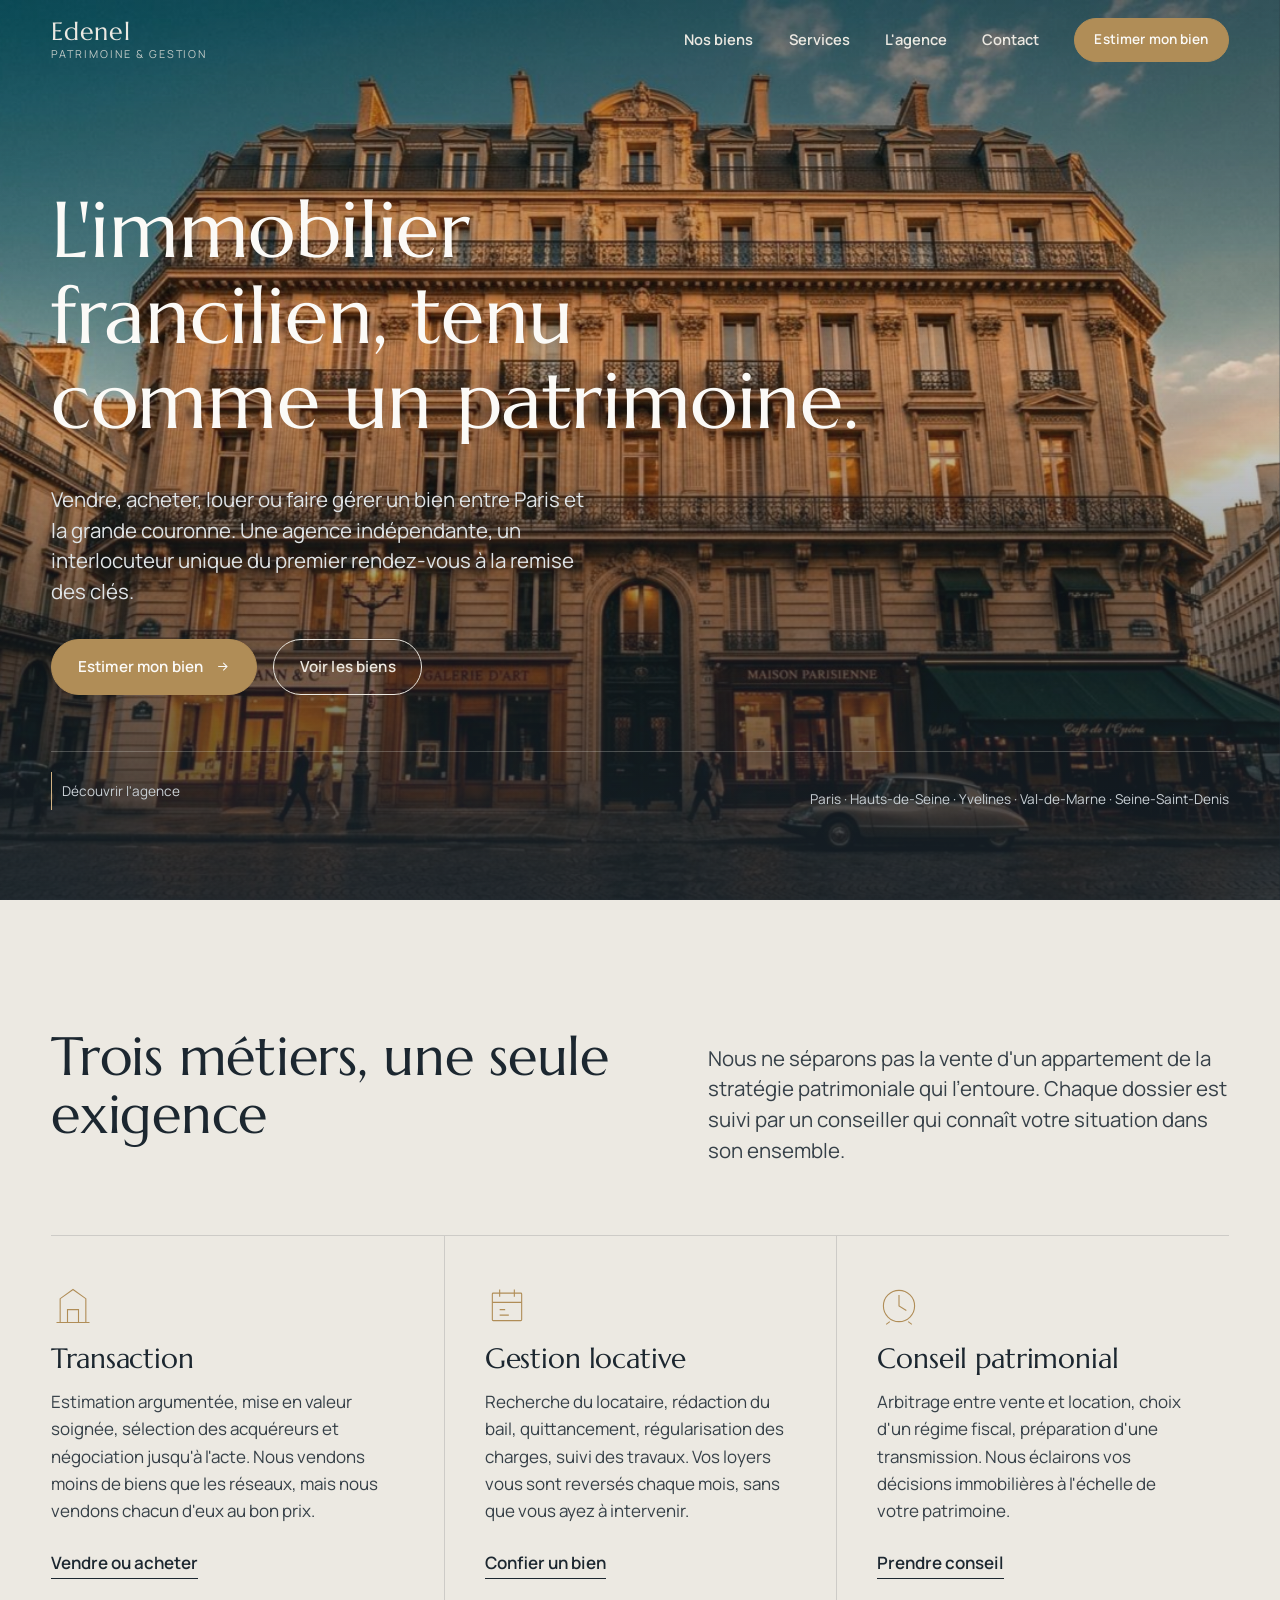
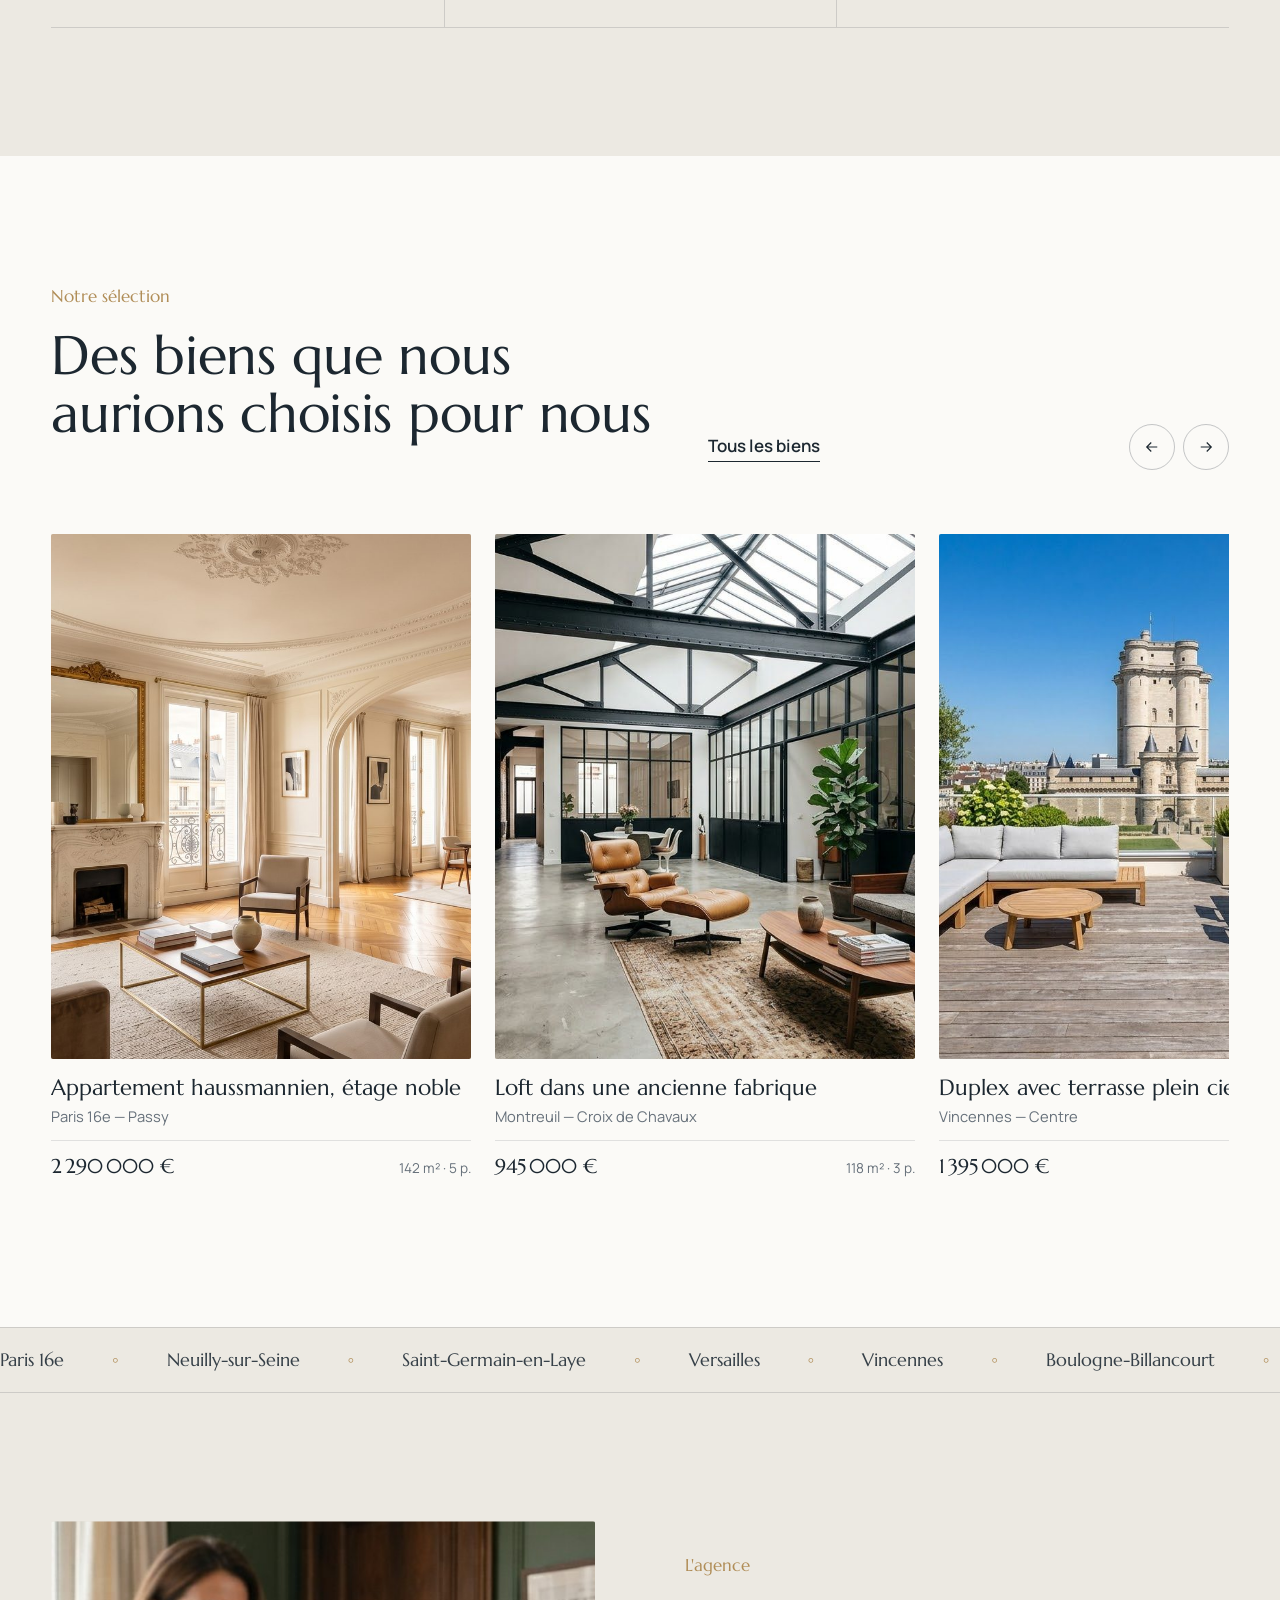
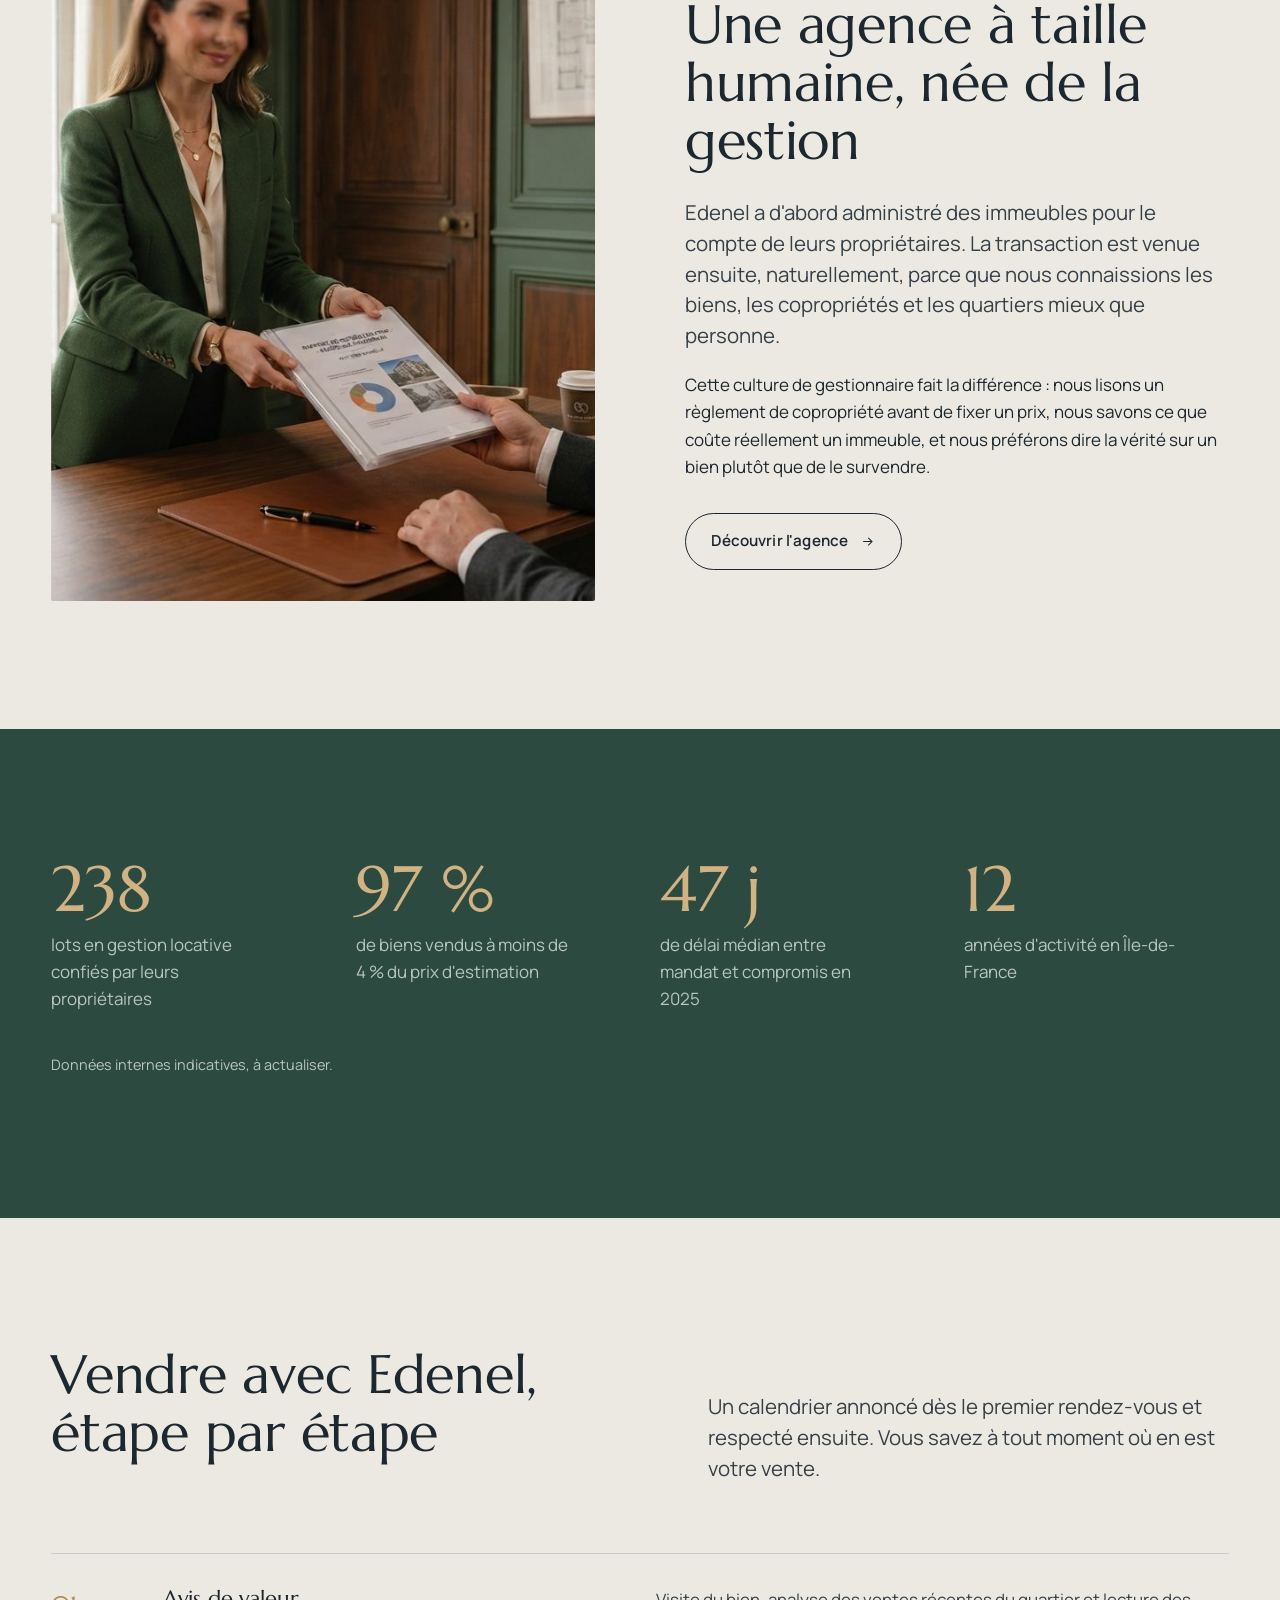
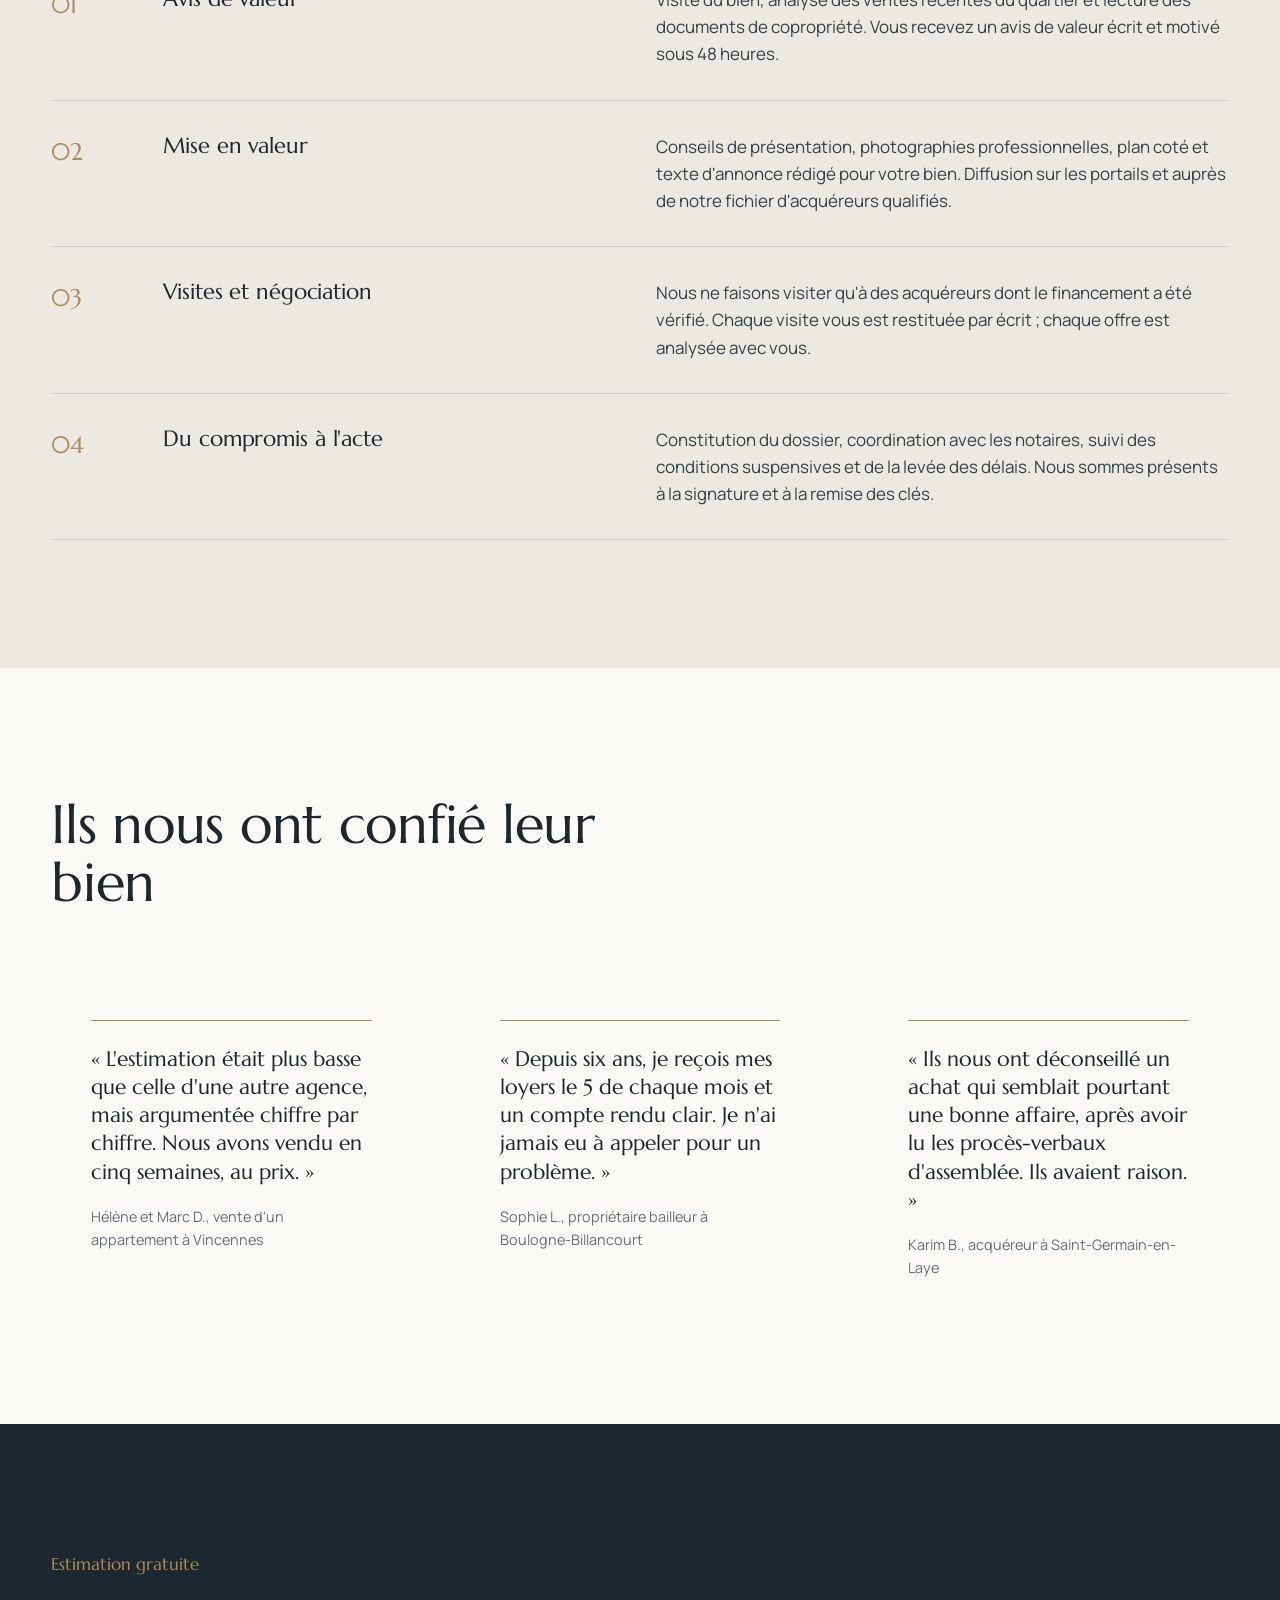
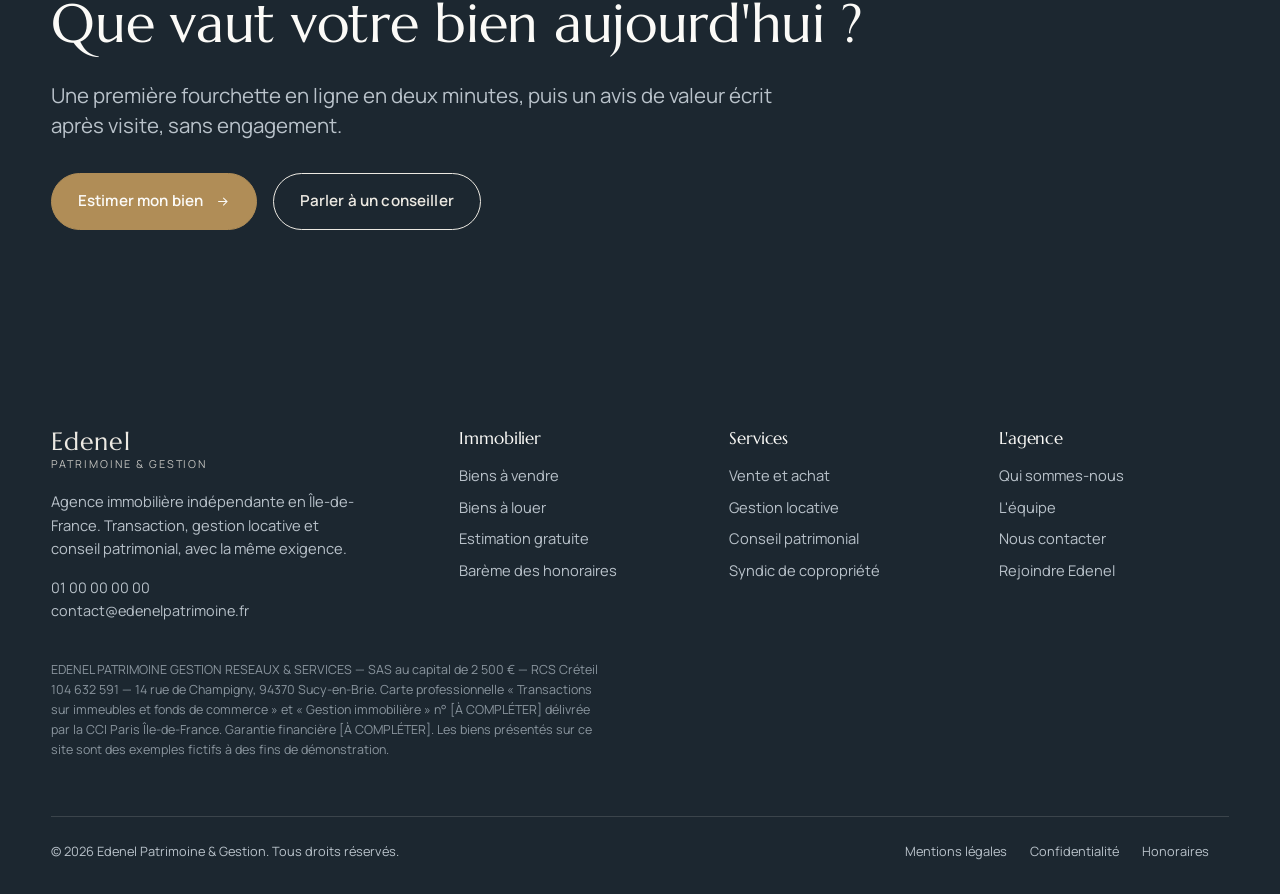
<file: index.html>
<!DOCTYPE html>
<html lang="fr">
<head>
<meta charset="utf-8">
<meta name="viewport" content="width=device-width, initial-scale=1">
<title>Agence immobilière en Île-de-France | Edenel Patrimoine &amp; Gestion</title>
<meta name="description" content="Edenel Patrimoine & Gestion, agence immobilière indépendante en Île-de-France : vente, achat, gestion locative et conseil patrimonial. Estimation gratuite.">
<meta property="og:title" content="Agence immobilière en Île-de-France | Edenel Patrimoine &amp; Gestion">
<meta property="og:description" content="Edenel Patrimoine & Gestion, agence immobilière indépendante en Île-de-France : vente, achat, gestion locative et conseil patrimonial. Estimation gratuite.">
<meta property="og:type" content="website">
<meta property="og:image" content="assets/img/pages/og-image.jpg">
<link rel="icon" href="assets/favicon.svg" type="image/svg+xml">
<link rel="preconnect" href="https://fonts.googleapis.com">
<link rel="preconnect" href="https://fonts.gstatic.com" crossorigin>
<link href="https://fonts.googleapis.com/css2?family=Manrope:wght@400;500;600;700&family=Marcellus&display=swap" rel="stylesheet">
<link rel="stylesheet" href="css/style.css">
</head>
<body>
<a class="skip" href="#main" style="position:absolute;left:-999px;top:0;background:#fff;padding:.5rem">Aller au contenu</a>
<header class="header">
  <div class="wrap">
    <a class="brand" href="index.html" aria-label="Edenel Patrimoine &amp; Gestion — accueil">
      <span class="brand__name">Edenel</span>
      <span class="brand__sub">Patrimoine &amp; Gestion</span>
    </a>
    <nav class="nav" aria-label="Navigation principale">
      <a href="biens.html">Nos biens</a>
      <a href="services.html">Services</a>
      <a href="a-propos.html">L'agence</a>
      <a href="contact.html">Contact</a>
      <a class="btn" href="estimation.html">Estimer mon bien</a>
    </nav>
    <button class="burger" aria-expanded="false" aria-controls="mobile-nav" aria-label="Ouvrir le menu"><span></span><span></span><span></span></button>
  </div>
</header>
<div class="mobile-nav" id="mobile-nav">
  <a href="index.html">Accueil</a>
  <a href="biens.html">Nos biens</a>
  <a href="services.html">Services</a>
  <a href="a-propos.html">L'agence</a>
  <a href="estimation.html">Estimer mon bien</a>
  <a href="contact.html">Contact</a>
  <p class="mobile-nav__foot">Île-de-France · 01 00 00 00 00 · contact@edenelpatrimoine.fr</p>
</div>
<div class="preloader" aria-hidden="true">
  <div>
    <div class="preloader__brand">Edenel<span class="preloader__sub">Patrimoine &amp; Gestion</span><span class="preloader__line"></span></div>
  </div>
</div>
<main id="main">

<section class="hero">
  <div class="hero__media">
    <img src="assets/img/pages/home-hero.jpg" alt="Façade haussmannienne en pierre de taille sous une lumière de fin d'après-midi, Paris">
  </div>
  <div class="wrap hero__inner">
    <h1>
      <span class="rise"><span>L'immobilier</span></span>
      <span class="rise"><span>francilien, tenu</span></span>
      <span class="rise"><span>comme un patrimoine.</span></span>
    </h1>
    <p class="lead fade">Vendre, acheter, louer ou faire gérer un bien entre Paris et la grande couronne. Une agence indépendante, un interlocuteur unique du premier rendez-vous à la remise des clés.</p>
    <div class="hero__actions fade fade--late">
      <a class="btn btn--laiton" href="estimation.html">Estimer mon bien <svg viewBox="0 0 24 24" fill="none" stroke="currentColor" stroke-width="1.6"><path d="M5 12h14M13 6l6 6-6 6"/></svg></a>
      <a class="btn btn--light" href="biens.html">Voir les biens</a>
    </div>
    <div class="hero__foot fade fade--late">
      <span class="hero__scroll"><i></i> Découvrir l'agence</span>
      <span>Paris · Hauts-de-Seine · Yvelines · Val-de-Marne · Seine-Saint-Denis</span>
    </div>
  </div>
</section>

<section class="section">
  <div class="wrap">
    <div class="section-head">
      <h2 class="reveal">Trois métiers, une seule exigence</h2>
      <p class="lead">Nous ne séparons pas la vente d'un appartement de la stratégie patrimoniale qui l'entoure. Chaque dossier est suivi par un conseiller qui connaît votre situation dans son ensemble.</p>
    </div>
    <div class="metiers">
      <article class="metier">
        <div class="metier__icon"><svg viewBox="0 0 48 48"><path d="M6 42h36M10 42V16l14-10 14 10v26M18 42V28h12v14"/></svg></div>
        <h3>Transaction</h3>
        <p>Estimation argumentée, mise en valeur soignée, sélection des acquéreurs et négociation jusqu'à l'acte. Nous vendons moins de biens que les réseaux, mais nous vendons chacun d'eux au bon prix.</p>
        <a class="link" href="services.html#transaction">Vendre ou acheter</a>
      </article>
      <article class="metier">
        <div class="metier__icon"><svg viewBox="0 0 48 48"><rect x="8" y="10" width="32" height="30" rx="1"/><path d="M8 20h32M16 6v8M32 6v8M16 28h6M16 34h10"/></svg></div>
        <h3>Gestion locative</h3>
        <p>Recherche du locataire, rédaction du bail, quittancement, régularisation des charges, suivi des travaux. Vos loyers vous sont reversés chaque mois, sans que vous ayez à intervenir.</p>
        <a class="link" href="services.html#gestion">Confier un bien</a>
      </article>
      <article class="metier">
        <div class="metier__icon"><svg viewBox="0 0 48 48"><circle cx="24" cy="24" r="17"/><path d="M24 12v12l8 5M14 41l-4 3M34 41l4 3"/></svg></div>
        <h3>Conseil patrimonial</h3>
        <p>Arbitrage entre vente et location, choix d'un régime fiscal, préparation d'une transmission. Nous éclairons vos décisions immobilières à l'échelle de votre patrimoine.</p>
        <a class="link" href="services.html#patrimoine">Prendre conseil</a>
      </article>
    </div>
  </div>
</section>

<section class="section section--blanc">
  <div class="wrap">
    <div class="section-head">
      <div>
        <span class="kicker">Notre sélection</span>
        <h2 class="reveal">Des biens que nous aurions choisis pour nous</h2>
      </div>
      <div style="display:flex;justify-content:space-between;align-items:center;gap:1rem;flex-wrap:wrap">
        <a class="link" href="biens.html">Tous les biens</a>
        <div class="strip-nav">
          <button data-strip-prev aria-label="Bien précédent"><svg viewBox="0 0 24 24" fill="none" stroke="currentColor" stroke-width="1.6"><path d="M19 12H5M11 6l-6 6 6 6"/></svg></button>
          <button data-strip-next aria-label="Bien suivant"><svg viewBox="0 0 24 24" fill="none" stroke="currentColor" stroke-width="1.6"><path d="M5 12h14M13 6l6 6-6 6"/></svg></button>
        </div>
      </div>
    </div>
    <div class="strip" data-strip></div>
  </div>
</section>

<div class="ticker" aria-hidden="true">
  <div class="ticker__track">
    <span>Paris 16e</span><span>Neuilly-sur-Seine</span><span>Saint-Germain-en-Laye</span><span>Versailles</span><span>Vincennes</span><span>Boulogne-Billancourt</span><span>Le Vésinet</span><span>Montreuil</span><span>Paris 6e</span><span>Rueil-Malmaison</span><span>Saint-Maur-des-Fossés</span><span>Maisons-Laffitte</span>
    <span>Paris 16e</span><span>Neuilly-sur-Seine</span><span>Saint-Germain-en-Laye</span><span>Versailles</span><span>Vincennes</span><span>Boulogne-Billancourt</span><span>Le Vésinet</span><span>Montreuil</span><span>Paris 6e</span><span>Rueil-Malmaison</span><span>Saint-Maur-des-Fossés</span><span>Maisons-Laffitte</span>
  </div>
</div>

<section class="section">
  <div class="wrap split">
    <div class="split__media reveal-img">
      <div class="ph " data-label="Accueil — L'agence"><img src="assets/img/pages/home-agence.jpg" alt="Conseillère Edenel présentant un dossier à un couple dans le salon de l'agence" loading="lazy"></div>
    </div>
    <div>
      <span class="kicker">L'agence</span>
      <h2>Une agence à taille humaine, née de la gestion</h2>
      <p class="lead">Edenel a d'abord administré des immeubles pour le compte de leurs propriétaires. La transaction est venue ensuite, naturellement, parce que nous connaissions les biens, les copropriétés et les quartiers mieux que personne.</p>
      <p>Cette culture de gestionnaire fait la différence : nous lisons un règlement de copropriété avant de fixer un prix, nous savons ce que coûte réellement un immeuble, et nous préférons dire la vérité sur un bien plutôt que de le survendre.</p>
      <a class="btn" href="a-propos.html">Découvrir l'agence <svg viewBox="0 0 24 24" fill="none" stroke="currentColor" stroke-width="1.6"><path d="M5 12h14M13 6l6 6-6 6"/></svg></a>
    </div>
  </div>
</section>

<section class="section section--jardin">
  <div class="wrap">
    <div class="stats">
      <div class="stat"><div class="stat__num" data-count="240" data-suffix="">0</div><div class="stat__label">lots en gestion locative confiés par leurs propriétaires</div></div>
      <div class="stat"><div class="stat__num" data-count="98" data-suffix=" %">0</div><div class="stat__label">de biens vendus à moins de 4 % du prix d'estimation</div></div>
      <div class="stat"><div class="stat__num" data-count="47" data-suffix=" j">0</div><div class="stat__label">de délai médian entre mandat et compromis en 2025</div></div>
      <div class="stat"><div class="stat__num" data-count="12" data-suffix="">0</div><div class="stat__label">années d'activité en Île-de-France</div></div>
    </div>
    <p class="small muted" style="margin-top:2.5rem">Données internes indicatives, à actualiser.</p>
  </div>
</section>

<section class="section">
  <div class="wrap">
    <div class="section-head">
      <h2 class="reveal">Vendre avec Edenel, étape par étape</h2>
      <p class="lead">Un calendrier annoncé dès le premier rendez-vous et respecté ensuite. Vous savez à tout moment où en est votre vente.</p>
    </div>
    <ol class="steps">
      <li class="step"><h3>Avis de valeur</h3><p>Visite du bien, analyse des ventes récentes du quartier et lecture des documents de copropriété. Vous recevez un avis de valeur écrit et motivé sous 48 heures.</p></li>
      <li class="step"><h3>Mise en valeur</h3><p>Conseils de présentation, photographies professionnelles, plan coté et texte d'annonce rédigé pour votre bien. Diffusion sur les portails et auprès de notre fichier d'acquéreurs qualifiés.</p></li>
      <li class="step"><h3>Visites et négociation</h3><p>Nous ne faisons visiter qu'à des acquéreurs dont le financement a été vérifié. Chaque visite vous est restituée par écrit ; chaque offre est analysée avec vous.</p></li>
      <li class="step"><h3>Du compromis à l'acte</h3><p>Constitution du dossier, coordination avec les notaires, suivi des conditions suspensives et de la levée des délais. Nous sommes présents à la signature et à la remise des clés.</p></li>
    </ol>
  </div>
</section>

<section class="section section--blanc">
  <div class="wrap">
    <div class="section-head"><h2 class="reveal">Ils nous ont confié leur bien</h2></div>
    <div class="quotes">
      <figure class="quote">
        <blockquote>« L'estimation était plus basse que celle d'une autre agence, mais argumentée chiffre par chiffre. Nous avons vendu en cinq semaines, au prix. »</blockquote>
        <figcaption>Hélène et Marc D., vente d'un appartement à Vincennes</figcaption>
      </figure>
      <figure class="quote">
        <blockquote>« Depuis six ans, je reçois mes loyers le 5 de chaque mois et un compte rendu clair. Je n'ai jamais eu à appeler pour un problème. »</blockquote>
        <figcaption>Sophie L., propriétaire bailleur à Boulogne-Billancourt</figcaption>
      </figure>
      <figure class="quote">
        <blockquote>« Ils nous ont déconseillé un achat qui semblait pourtant une bonne affaire, après avoir lu les procès-verbaux d'assemblée. Ils avaient raison. »</blockquote>
        <figcaption>Karim B., acquéreur à Saint-Germain-en-Laye</figcaption>
      </figure>
    </div>
  </div>
</section>

<section class="section section--dark cta">
  <div class="wrap">
    <span class="kicker">Estimation gratuite</span>
    <h2 class="reveal">Que vaut votre bien aujourd'hui&nbsp;?</h2>
    <p class="lead">Une première fourchette en ligne en deux minutes, puis un avis de valeur écrit après visite, sans engagement.</p>
    <div class="cta__row">
      <a class="btn btn--laiton" href="estimation.html">Estimer mon bien <svg viewBox="0 0 24 24" fill="none" stroke="currentColor" stroke-width="1.6"><path d="M5 12h14M13 6l6 6-6 6"/></svg></a>
      <a class="btn btn--light" href="contact.html">Parler à un conseiller</a>
    </div>
  </div>
</section>

</main>
<footer class="footer">
  <div class="wrap">
    <div class="footer__grid">
      <div>
        <a class="brand" href="index.html"><span class="brand__name">Edenel</span><span class="brand__sub">Patrimoine &amp; Gestion</span></a>
        <p style="margin-top:1.25rem;max-width:34ch">Agence immobilière indépendante en Île-de-France. Transaction, gestion locative et conseil patrimonial, avec la même exigence.</p>
        <p class="small">01 00 00 00 00<br>contact@edenelpatrimoine.fr</p>
      </div>
      <div>
        <h4>Immobilier</h4>
        <ul>
          <li><a href="biens.html?statut=vente">Biens à vendre</a></li>
          <li><a href="biens.html?statut=location">Biens à louer</a></li>
          <li><a href="estimation.html">Estimation gratuite</a></li>
          <li><a href="honoraires.html">Barème des honoraires</a></li>
        </ul>
      </div>
      <div>
        <h4>Services</h4>
        <ul>
          <li><a href="services.html#transaction">Vente et achat</a></li>
          <li><a href="services.html#gestion">Gestion locative</a></li>
          <li><a href="services.html#patrimoine">Conseil patrimonial</a></li>
          <li><a href="services.html#syndic">Syndic de copropriété</a></li>
        </ul>
      </div>
      <div>
        <h4>L'agence</h4>
        <ul>
          <li><a href="a-propos.html">Qui sommes-nous</a></li>
          <li><a href="a-propos.html#equipe">L'équipe</a></li>
          <li><a href="contact.html">Nous contacter</a></li>
          <li><a href="contact.html#recrutement">Rejoindre Edenel</a></li>
        </ul>
      </div>
    </div>
    <p class="footer__legal">EDENEL PATRIMOINE GESTION RESEAUX &amp; SERVICES — SAS au capital de 2 500 € — RCS Créteil 104 632 591 — 14 rue de Champigny, 94370 Sucy-en-Brie. Carte professionnelle « Transactions sur immeubles et fonds de commerce » et « Gestion immobilière » n° [À COMPLÉTER] délivrée par la CCI Paris Île-de-France. Garantie financière [À COMPLÉTER]. Les biens présentés sur ce site sont des exemples fictifs à des fins de démonstration.</p>
    <div class="footer__bottom">
      <div>© <span data-year>2026</span> Edenel Patrimoine &amp; Gestion. Tous droits réservés.</div>
      <div>
        <a href="mentions-legales.html">Mentions légales</a>
        <a href="confidentialite.html">Confidentialité</a>
        <a href="honoraires.html">Honoraires</a>
      </div>
    </div>
  </div>
</footer>
<script src="js/data.js"></script>
<script src="js/main.js"></script>
</body>
</html>
</file>
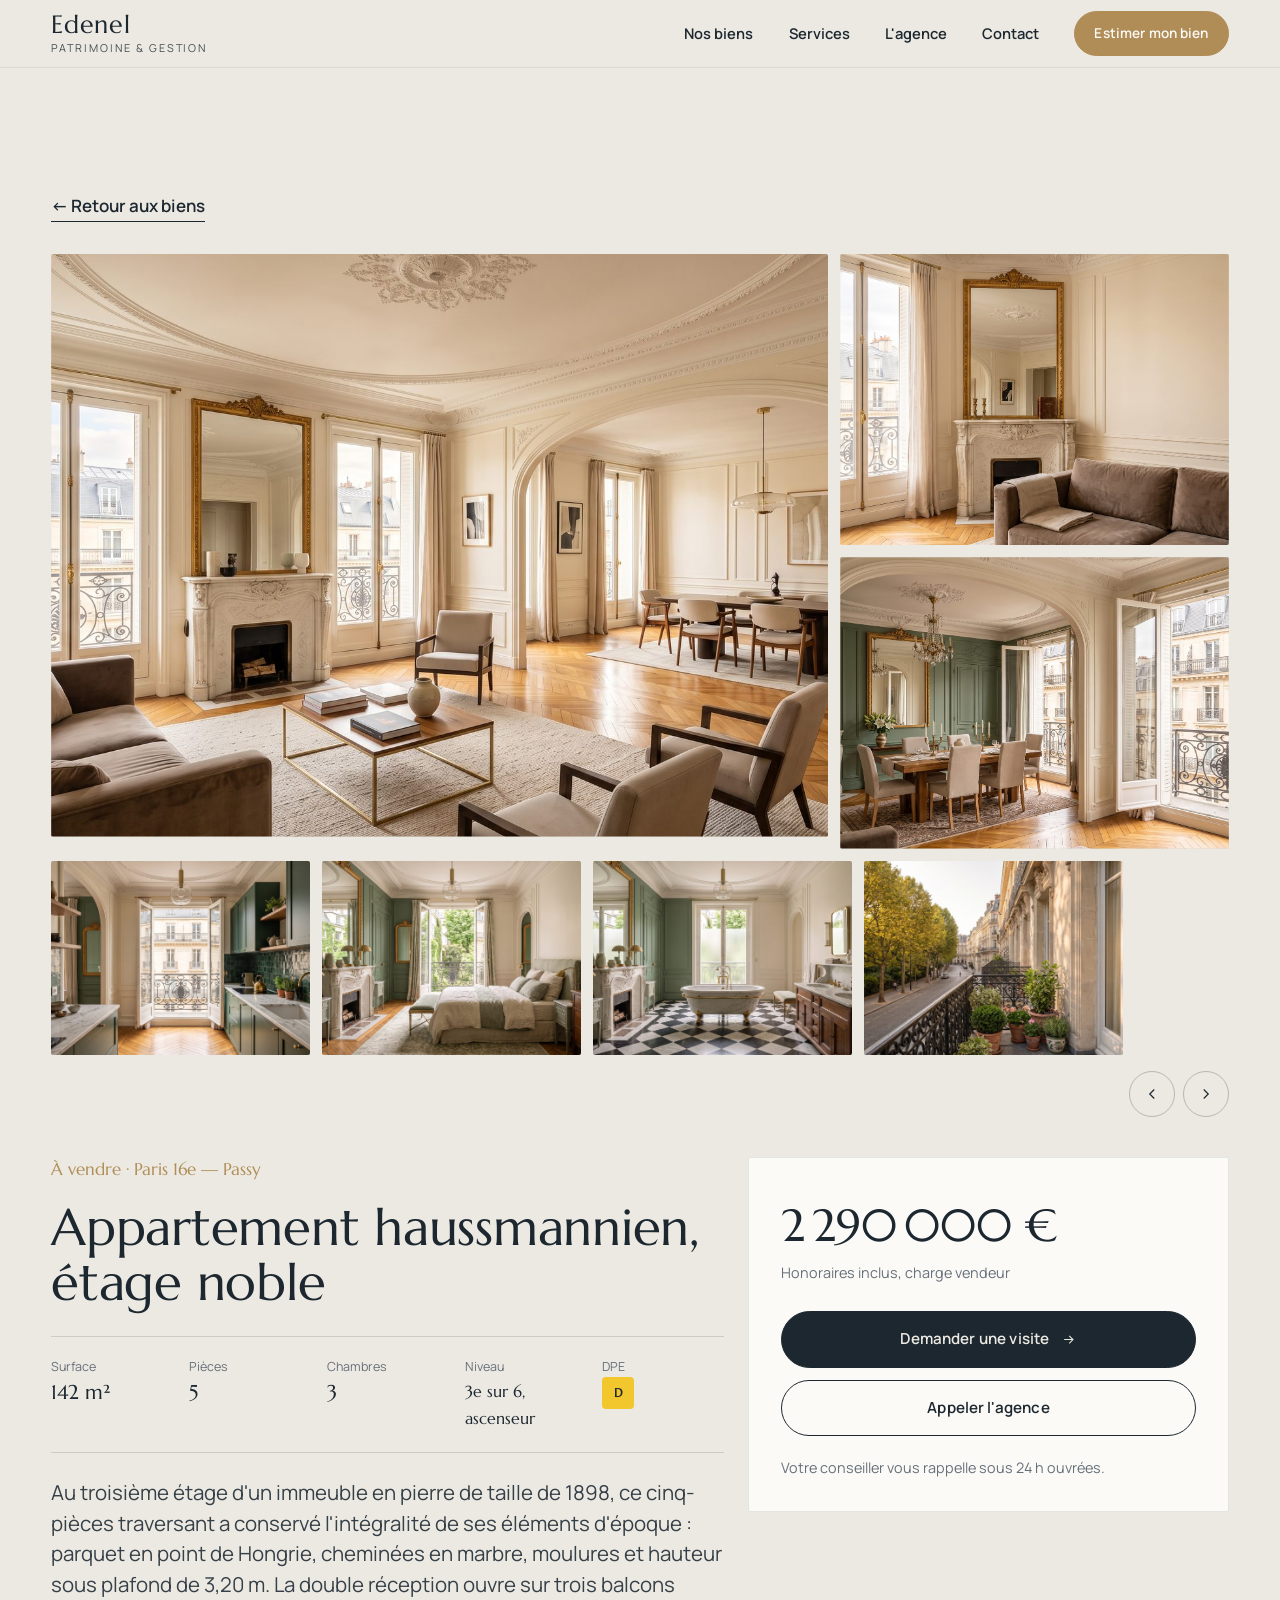
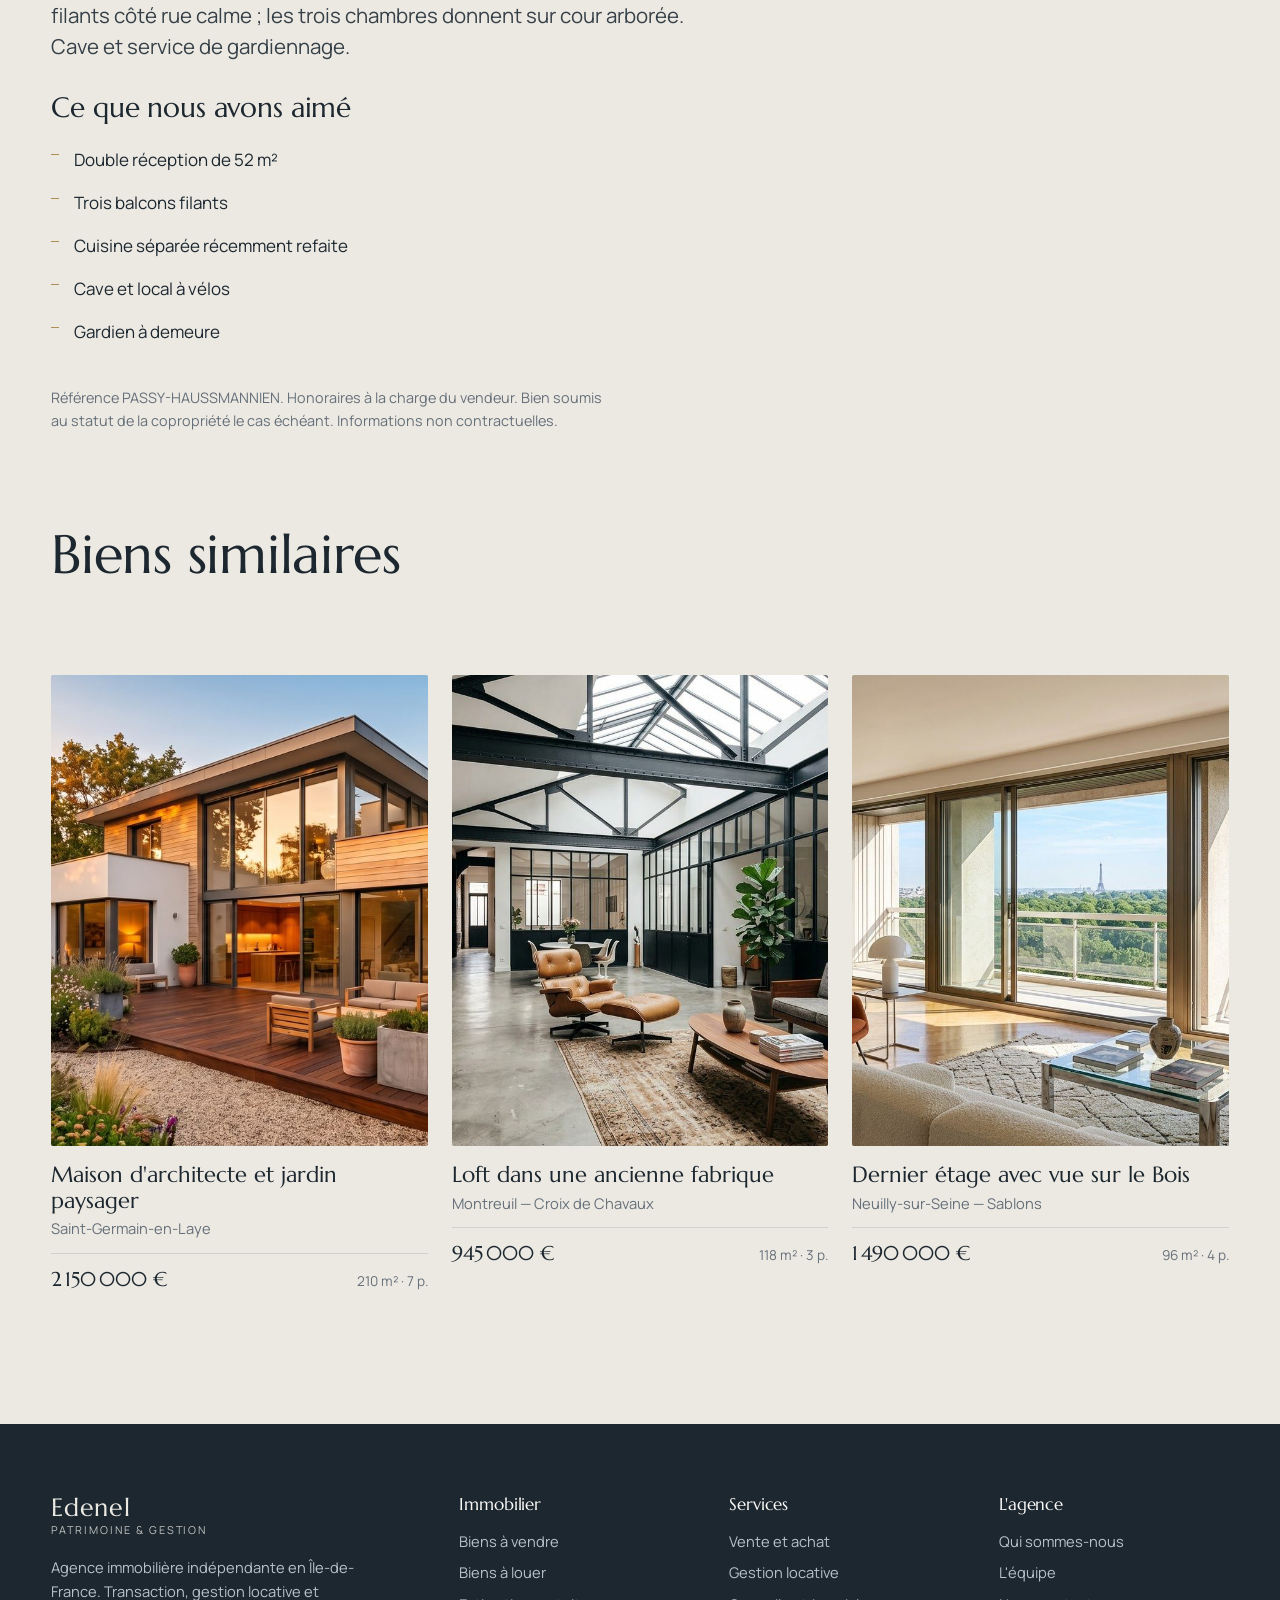
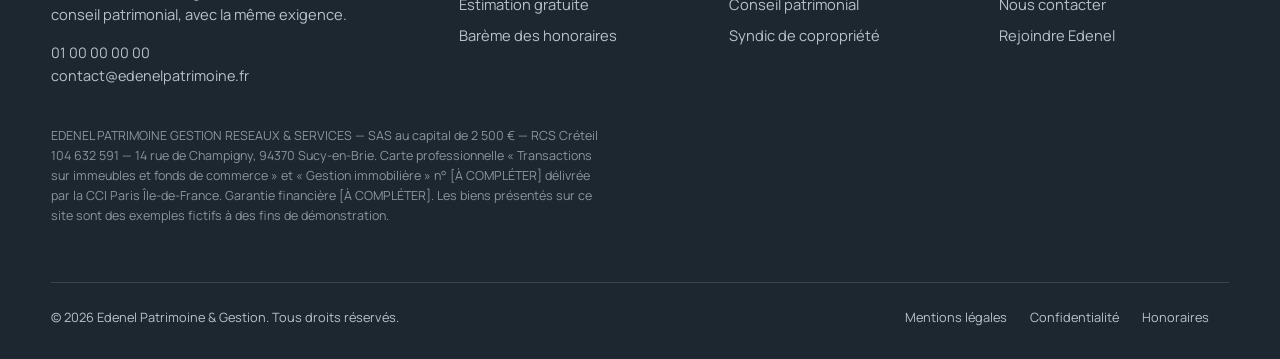
<file: bien.html>
<!DOCTYPE html>
<html lang="fr" class="page-fade">
<head>
<meta charset="utf-8">
<meta name="viewport" content="width=device-width, initial-scale=1">
<title>Fiche du bien | Edenel Patrimoine &amp; Gestion</title>
<meta name="description" content="Détail d'un bien proposé par Edenel Patrimoine & Gestion.">
<meta property="og:title" content="Fiche du bien | Edenel Patrimoine &amp; Gestion">
<meta property="og:description" content="Détail d'un bien proposé par Edenel Patrimoine & Gestion.">
<meta property="og:type" content="website">
<meta property="og:image" content="assets/img/pages/og-image.jpg">
<link rel="icon" href="assets/favicon.svg" type="image/svg+xml">
<link rel="preconnect" href="https://fonts.googleapis.com">
<link rel="preconnect" href="https://fonts.gstatic.com" crossorigin>
<link href="https://fonts.googleapis.com/css2?family=Manrope:wght@400;500;600;700&family=Marcellus&display=swap" rel="stylesheet">
<link rel="stylesheet" href="css/style.css">
</head>
<body>
<a class="skip" href="#main" style="position:absolute;left:-999px;top:0;background:#fff;padding:.5rem">Aller au contenu</a>
<header class="header header--dark-page">
  <div class="wrap">
    <a class="brand" href="index.html" aria-label="Edenel Patrimoine &amp; Gestion — accueil">
      <span class="brand__name">Edenel</span>
      <span class="brand__sub">Patrimoine &amp; Gestion</span>
    </a>
    <nav class="nav" aria-label="Navigation principale">
      <a href="biens.html">Nos biens</a>
      <a href="services.html">Services</a>
      <a href="a-propos.html">L'agence</a>
      <a href="contact.html">Contact</a>
      <a class="btn" href="estimation.html">Estimer mon bien</a>
    </nav>
    <button class="burger" aria-expanded="false" aria-controls="mobile-nav" aria-label="Ouvrir le menu"><span></span><span></span><span></span></button>
  </div>
</header>
<div class="mobile-nav" id="mobile-nav">
  <a href="index.html">Accueil</a>
  <a href="biens.html">Nos biens</a>
  <a href="services.html">Services</a>
  <a href="a-propos.html">L'agence</a>
  <a href="estimation.html">Estimer mon bien</a>
  <a href="contact.html">Contact</a>
  <p class="mobile-nav__foot">Île-de-France · 01 00 00 00 00 · contact@edenelpatrimoine.fr</p>
</div>
<main id="main">

<section class="page-hero" style="padding-bottom:0">
  <div class="wrap"><a class="link" href="biens.html">← Retour aux biens</a></div>
</section>
<section class="section" style="padding-top:2rem">
  <div class="wrap" data-bien></div>
</section>

</main>
<footer class="footer">
  <div class="wrap">
    <div class="footer__grid">
      <div>
        <a class="brand" href="index.html"><span class="brand__name">Edenel</span><span class="brand__sub">Patrimoine &amp; Gestion</span></a>
        <p style="margin-top:1.25rem;max-width:34ch">Agence immobilière indépendante en Île-de-France. Transaction, gestion locative et conseil patrimonial, avec la même exigence.</p>
        <p class="small">01 00 00 00 00<br>contact@edenelpatrimoine.fr</p>
      </div>
      <div>
        <h4>Immobilier</h4>
        <ul>
          <li><a href="biens.html?statut=vente">Biens à vendre</a></li>
          <li><a href="biens.html?statut=location">Biens à louer</a></li>
          <li><a href="estimation.html">Estimation gratuite</a></li>
          <li><a href="honoraires.html">Barème des honoraires</a></li>
        </ul>
      </div>
      <div>
        <h4>Services</h4>
        <ul>
          <li><a href="services.html#transaction">Vente et achat</a></li>
          <li><a href="services.html#gestion">Gestion locative</a></li>
          <li><a href="services.html#patrimoine">Conseil patrimonial</a></li>
          <li><a href="services.html#syndic">Syndic de copropriété</a></li>
        </ul>
      </div>
      <div>
        <h4>L'agence</h4>
        <ul>
          <li><a href="a-propos.html">Qui sommes-nous</a></li>
          <li><a href="a-propos.html#equipe">L'équipe</a></li>
          <li><a href="contact.html">Nous contacter</a></li>
          <li><a href="contact.html#recrutement">Rejoindre Edenel</a></li>
        </ul>
      </div>
    </div>
    <p class="footer__legal">EDENEL PATRIMOINE GESTION RESEAUX &amp; SERVICES — SAS au capital de 2 500 € — RCS Créteil 104 632 591 — 14 rue de Champigny, 94370 Sucy-en-Brie. Carte professionnelle « Transactions sur immeubles et fonds de commerce » et « Gestion immobilière » n° [À COMPLÉTER] délivrée par la CCI Paris Île-de-France. Garantie financière [À COMPLÉTER]. Les biens présentés sur ce site sont des exemples fictifs à des fins de démonstration.</p>
    <div class="footer__bottom">
      <div>© <span data-year>2026</span> Edenel Patrimoine &amp; Gestion. Tous droits réservés.</div>
      <div>
        <a href="mentions-legales.html">Mentions légales</a>
        <a href="confidentialite.html">Confidentialité</a>
        <a href="honoraires.html">Honoraires</a>
      </div>
    </div>
  </div>
</footer>
<script src="js/data.js"></script>
<script src="js/main.js"></script>
</body>
</html>
</file>
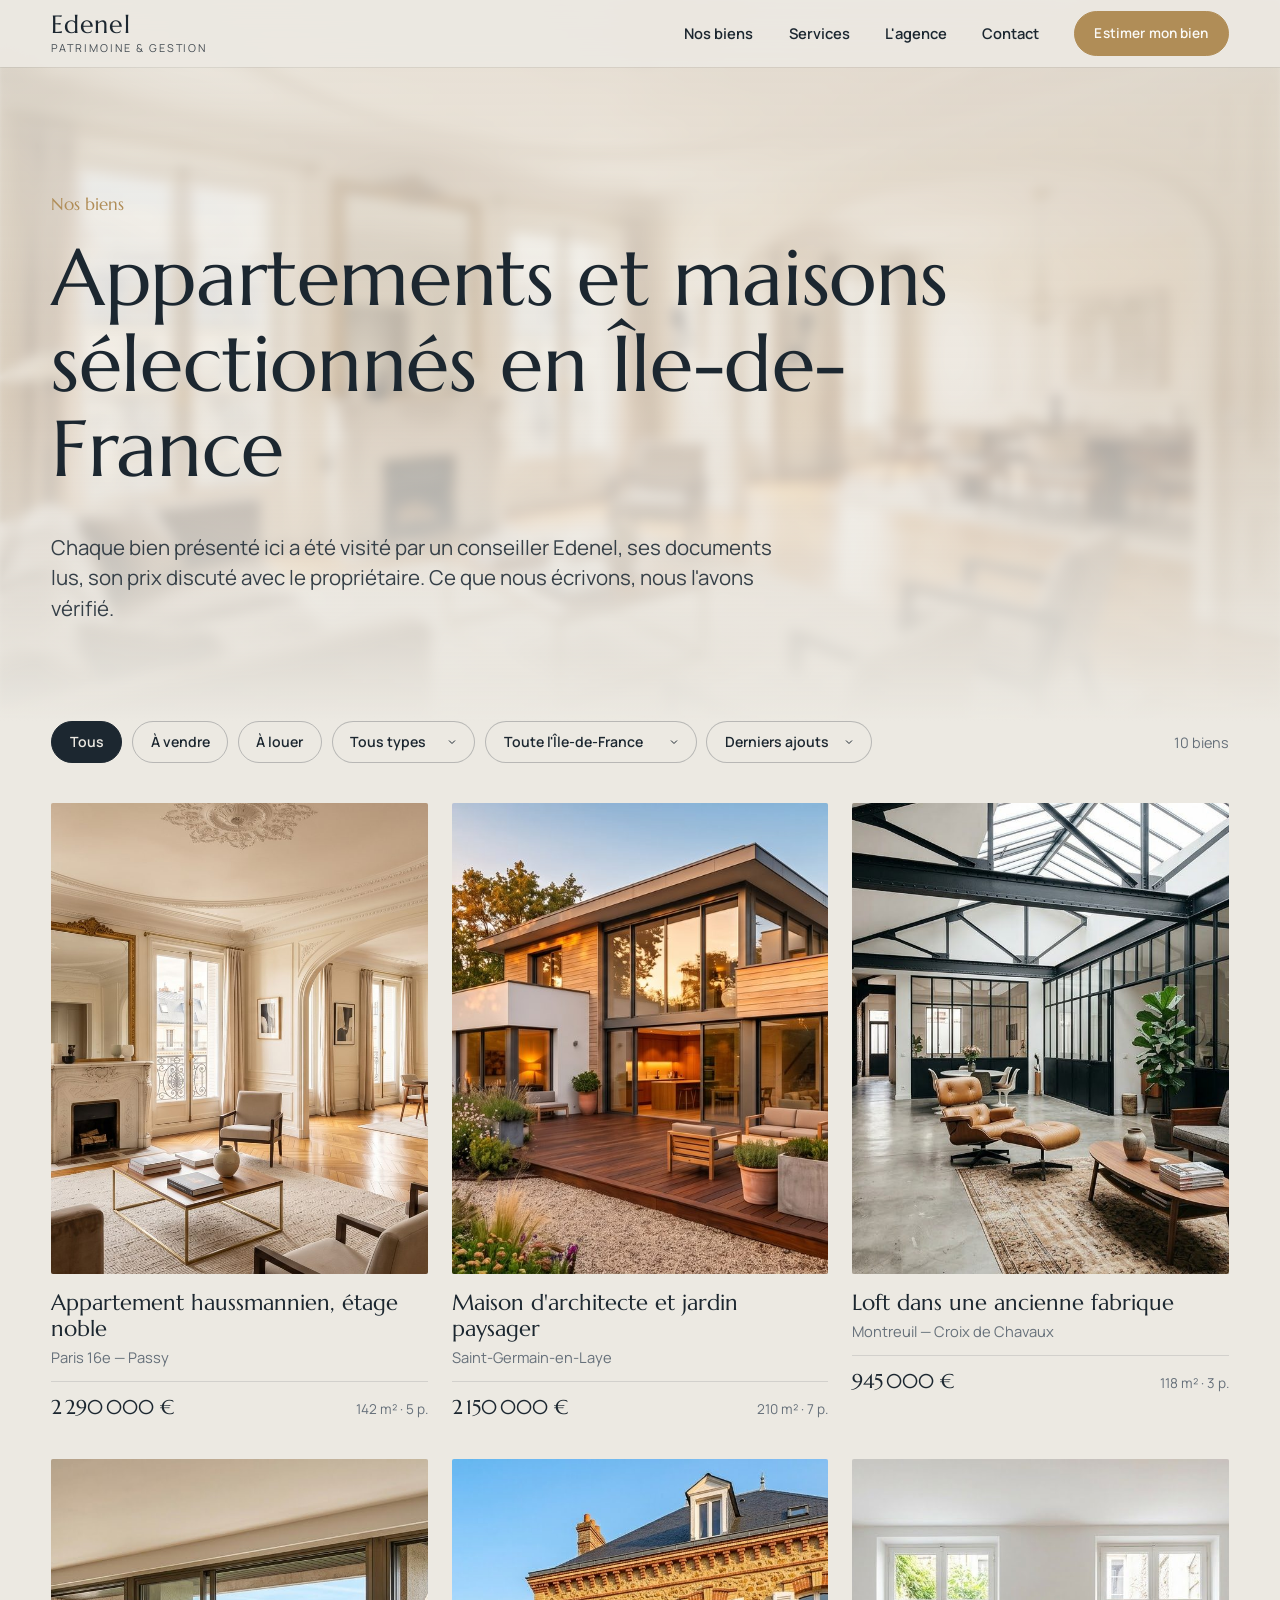
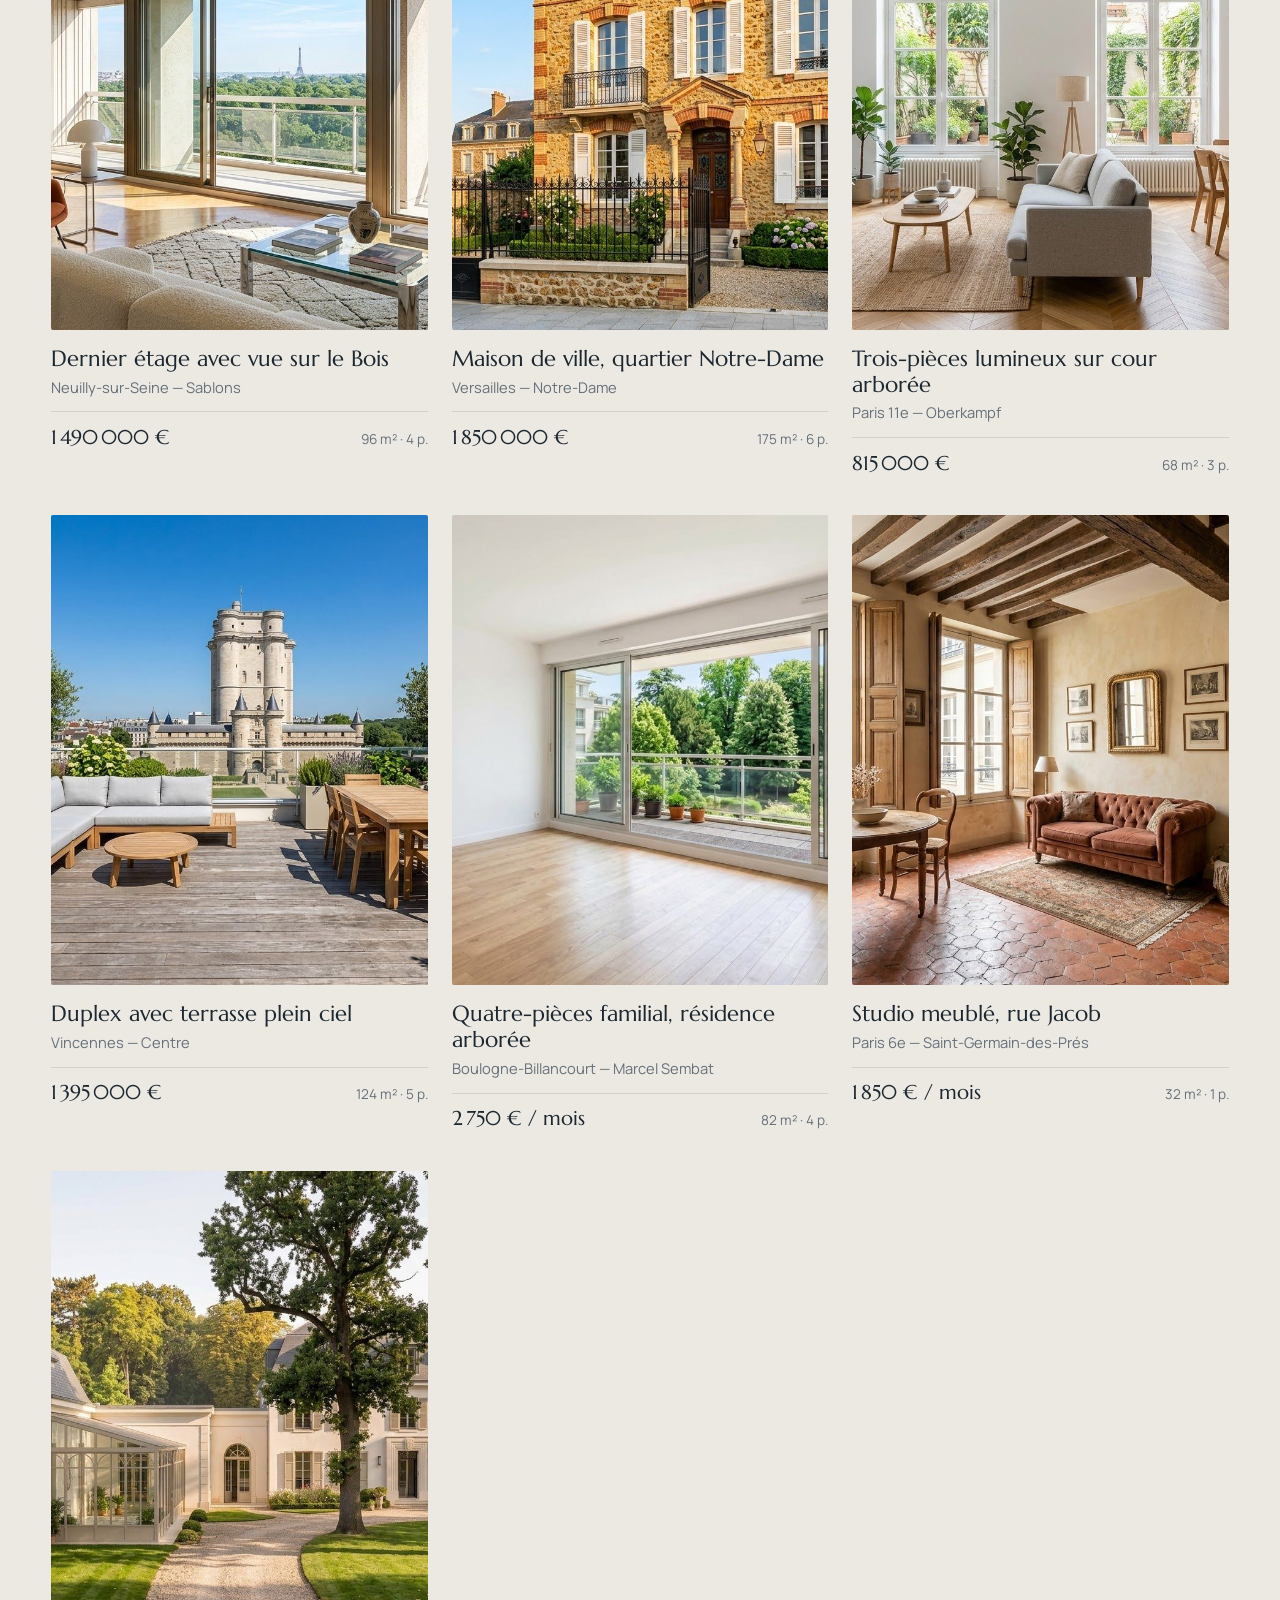
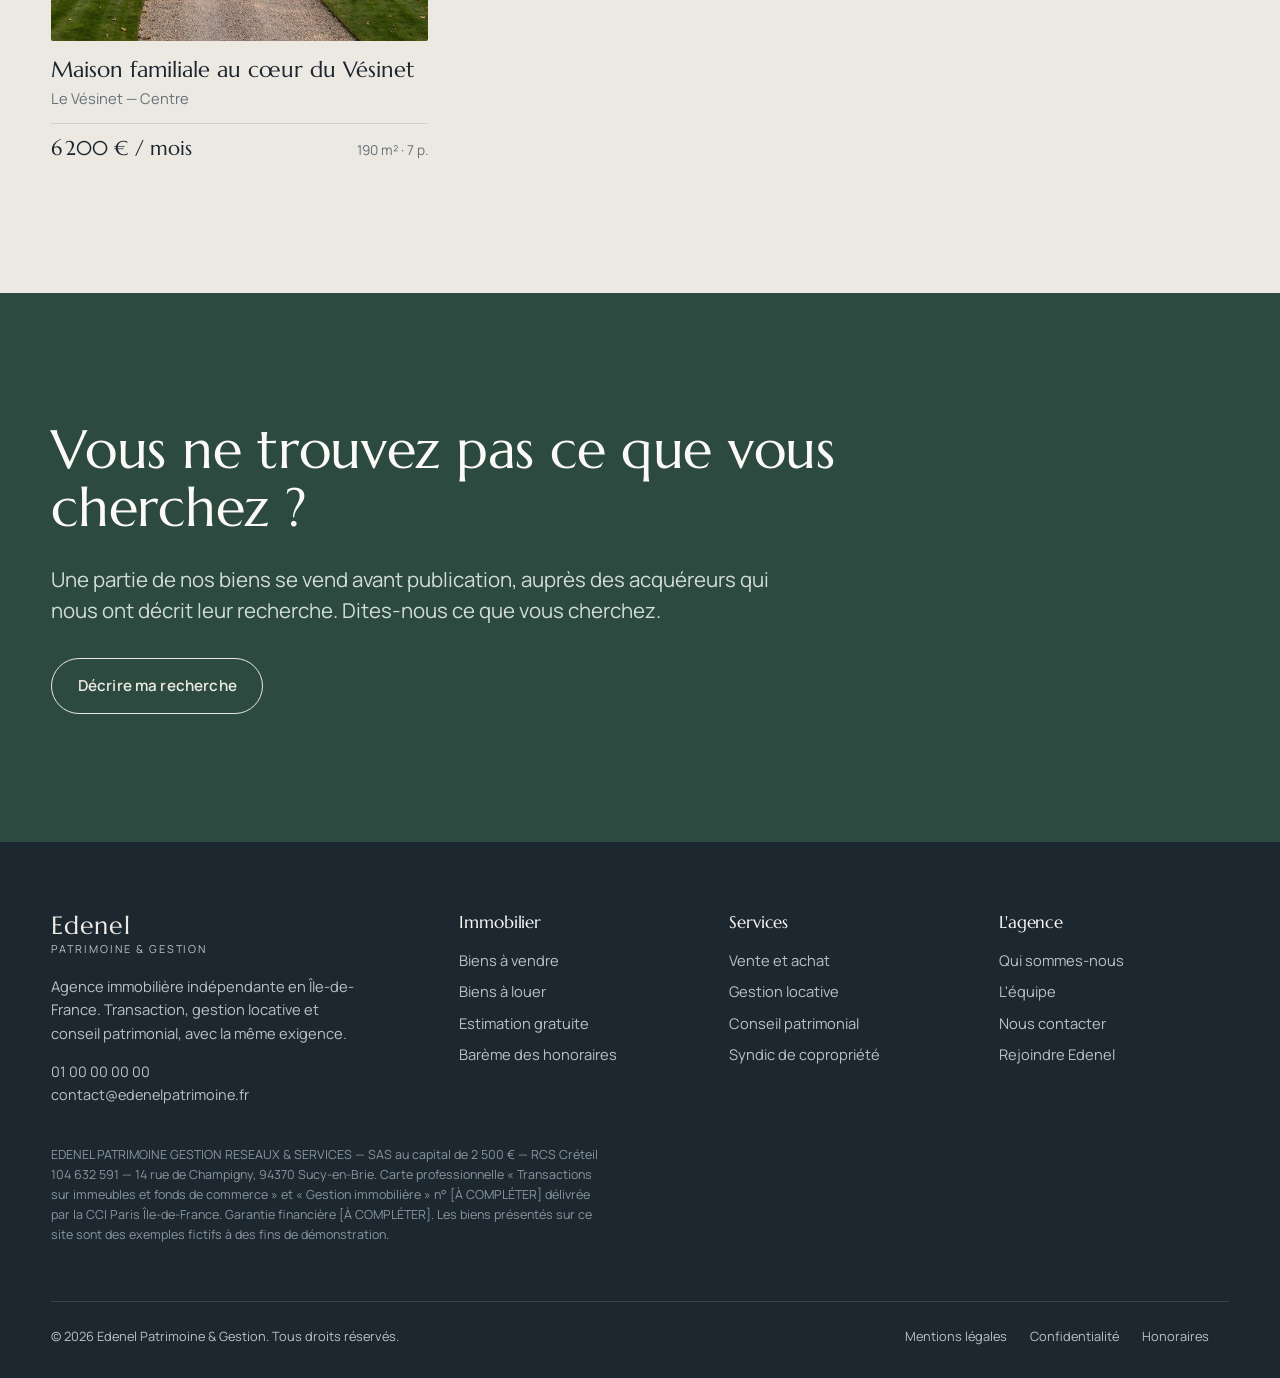
<file: biens.html>
<!DOCTYPE html>
<html lang="fr" class="page-fade">
<head>
<meta charset="utf-8">
<meta name="viewport" content="width=device-width, initial-scale=1">
<title>Biens à vendre et à louer | Edenel Patrimoine &amp; Gestion</title>
<meta name="description" content="Appartements, maisons et lofts à vendre ou à louer en Île-de-France, sélectionnés par Edenel Patrimoine & Gestion.">
<meta property="og:title" content="Biens à vendre et à louer | Edenel Patrimoine &amp; Gestion">
<meta property="og:description" content="Appartements, maisons et lofts à vendre ou à louer en Île-de-France, sélectionnés par Edenel Patrimoine & Gestion.">
<meta property="og:type" content="website">
<meta property="og:image" content="assets/img/pages/og-image.jpg">
<link rel="icon" href="assets/favicon.svg" type="image/svg+xml">
<link rel="preconnect" href="https://fonts.googleapis.com">
<link rel="preconnect" href="https://fonts.gstatic.com" crossorigin>
<link href="https://fonts.googleapis.com/css2?family=Manrope:wght@400;500;600;700&family=Marcellus&display=swap" rel="stylesheet">
<link rel="stylesheet" href="css/style.css">
</head>
<body>
<a class="skip" href="#main" style="position:absolute;left:-999px;top:0;background:#fff;padding:.5rem">Aller au contenu</a>
<header class="header header--dark-page">
  <div class="wrap">
    <a class="brand" href="index.html" aria-label="Edenel Patrimoine &amp; Gestion — accueil">
      <span class="brand__name">Edenel</span>
      <span class="brand__sub">Patrimoine &amp; Gestion</span>
    </a>
    <nav class="nav" aria-label="Navigation principale">
      <a href="biens.html">Nos biens</a>
      <a href="services.html">Services</a>
      <a href="a-propos.html">L'agence</a>
      <a href="contact.html">Contact</a>
      <a class="btn" href="estimation.html">Estimer mon bien</a>
    </nav>
    <button class="burger" aria-expanded="false" aria-controls="mobile-nav" aria-label="Ouvrir le menu"><span></span><span></span><span></span></button>
  </div>
</header>
<div class="mobile-nav" id="mobile-nav">
  <a href="index.html">Accueil</a>
  <a href="biens.html">Nos biens</a>
  <a href="services.html">Services</a>
  <a href="a-propos.html">L'agence</a>
  <a href="estimation.html">Estimer mon bien</a>
  <a href="contact.html">Contact</a>
  <p class="mobile-nav__foot">Île-de-France · 01 00 00 00 00 · contact@edenelpatrimoine.fr</p>
</div>
<main id="main">

<section class="page-hero page-hero--slides">
  <div class="page-hero__slides" data-hero-slides aria-hidden="true"></div>
  <div class="wrap">
    <span class="kicker">Nos biens</span>
    <h1>Appartements et maisons sélectionnés en Île-de-France</h1>
    <p class="lead">Chaque bien présenté ici a été visité par un conseiller Edenel, ses documents lus, son prix discuté avec le propriétaire. Ce que nous écrivons, nous l'avons vérifié.</p>
  </div>
</section>
<section class="section" style="padding-top:0">
  <div class="wrap">
    <div class="filters" role="group" aria-label="Filtres">
      <button class="chip" data-filter-statut="tous">Tous</button>
      <button class="chip" data-filter-statut="vente">À vendre</button>
      <button class="chip" data-filter-statut="location">À louer</button>
      <select data-filter-type aria-label="Type de bien">
        <option value="tous">Tous types</option>
        <option>Appartement</option>
        <option>Maison</option>
        <option>Loft</option>
        <option>Studio</option>
      </select>
      <select data-filter-dept aria-label="Département">
        <option value="tous">Toute l'Île-de-France</option>
        <option value="75">Paris (75)</option>
        <option value="92">Hauts-de-Seine (92)</option>
        <option value="78">Yvelines (78)</option>
        <option value="94">Val-de-Marne (94)</option>
        <option value="93">Seine-Saint-Denis (93)</option>
      </select>
      <select data-sort aria-label="Trier">
        <option value="recent">Derniers ajouts</option>
        <option value="prix-asc">Prix croissant</option>
        <option value="prix-desc">Prix décroissant</option>
        <option value="surface">Surface</option>
      </select>
      <span class="filters__count" data-count-results></span>
    </div>
    <div class="grid-biens" data-grid></div>
  </div>
</section>
<section class="section section--jardin cta">
  <div class="wrap">
    <h2 class="reveal">Vous ne trouvez pas ce que vous cherchez&nbsp;?</h2>
    <p class="lead">Une partie de nos biens se vend avant publication, auprès des acquéreurs qui nous ont décrit leur recherche. Dites-nous ce que vous cherchez.</p>
    <div class="cta__row"><a class="btn btn--light" href="contact.html">Décrire ma recherche</a></div>
  </div>
</section>

</main>
<footer class="footer">
  <div class="wrap">
    <div class="footer__grid">
      <div>
        <a class="brand" href="index.html"><span class="brand__name">Edenel</span><span class="brand__sub">Patrimoine &amp; Gestion</span></a>
        <p style="margin-top:1.25rem;max-width:34ch">Agence immobilière indépendante en Île-de-France. Transaction, gestion locative et conseil patrimonial, avec la même exigence.</p>
        <p class="small">01 00 00 00 00<br>contact@edenelpatrimoine.fr</p>
      </div>
      <div>
        <h4>Immobilier</h4>
        <ul>
          <li><a href="biens.html?statut=vente">Biens à vendre</a></li>
          <li><a href="biens.html?statut=location">Biens à louer</a></li>
          <li><a href="estimation.html">Estimation gratuite</a></li>
          <li><a href="honoraires.html">Barème des honoraires</a></li>
        </ul>
      </div>
      <div>
        <h4>Services</h4>
        <ul>
          <li><a href="services.html#transaction">Vente et achat</a></li>
          <li><a href="services.html#gestion">Gestion locative</a></li>
          <li><a href="services.html#patrimoine">Conseil patrimonial</a></li>
          <li><a href="services.html#syndic">Syndic de copropriété</a></li>
        </ul>
      </div>
      <div>
        <h4>L'agence</h4>
        <ul>
          <li><a href="a-propos.html">Qui sommes-nous</a></li>
          <li><a href="a-propos.html#equipe">L'équipe</a></li>
          <li><a href="contact.html">Nous contacter</a></li>
          <li><a href="contact.html#recrutement">Rejoindre Edenel</a></li>
        </ul>
      </div>
    </div>
    <p class="footer__legal">EDENEL PATRIMOINE GESTION RESEAUX &amp; SERVICES — SAS au capital de 2 500 € — RCS Créteil 104 632 591 — 14 rue de Champigny, 94370 Sucy-en-Brie. Carte professionnelle « Transactions sur immeubles et fonds de commerce » et « Gestion immobilière » n° [À COMPLÉTER] délivrée par la CCI Paris Île-de-France. Garantie financière [À COMPLÉTER]. Les biens présentés sur ce site sont des exemples fictifs à des fins de démonstration.</p>
    <div class="footer__bottom">
      <div>© <span data-year>2026</span> Edenel Patrimoine &amp; Gestion. Tous droits réservés.</div>
      <div>
        <a href="mentions-legales.html">Mentions légales</a>
        <a href="confidentialite.html">Confidentialité</a>
        <a href="honoraires.html">Honoraires</a>
      </div>
    </div>
  </div>
</footer>
<script src="js/data.js"></script>
<script src="js/main.js"></script>
</body>
</html>
</file>
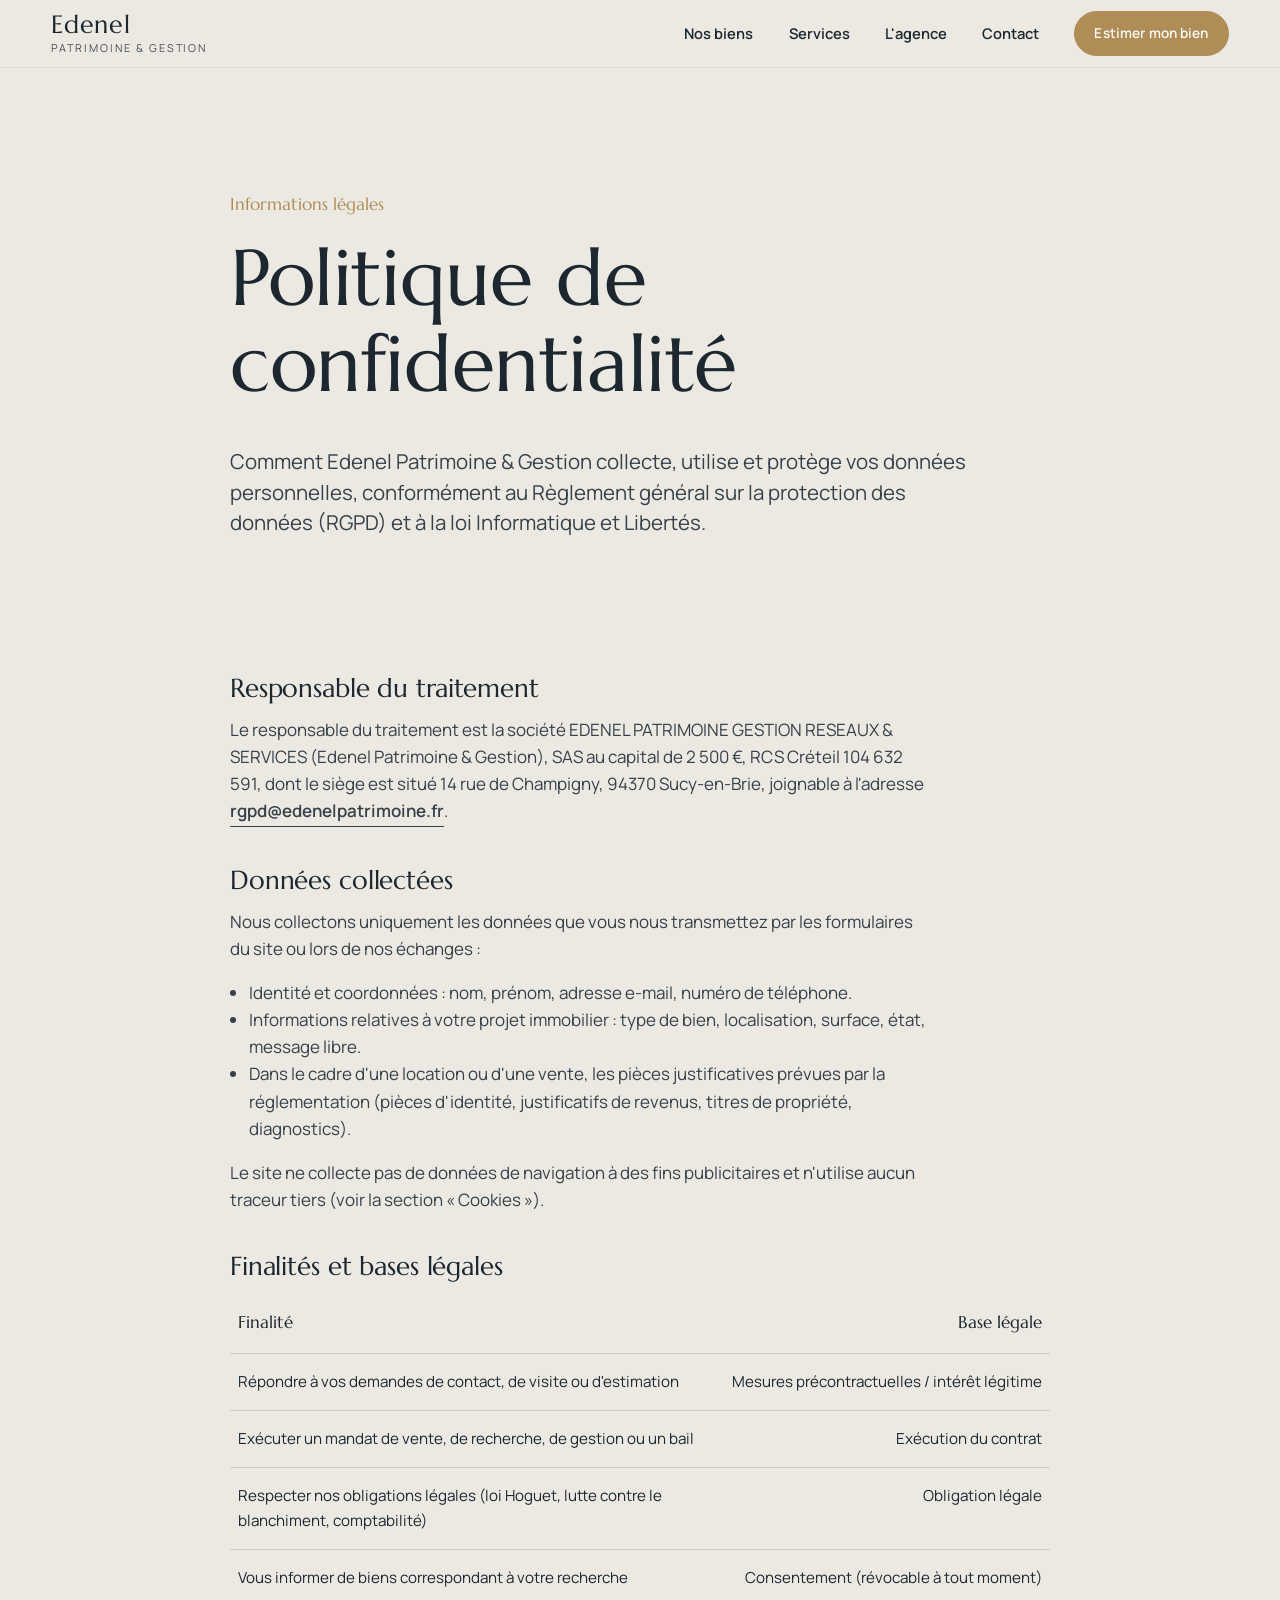
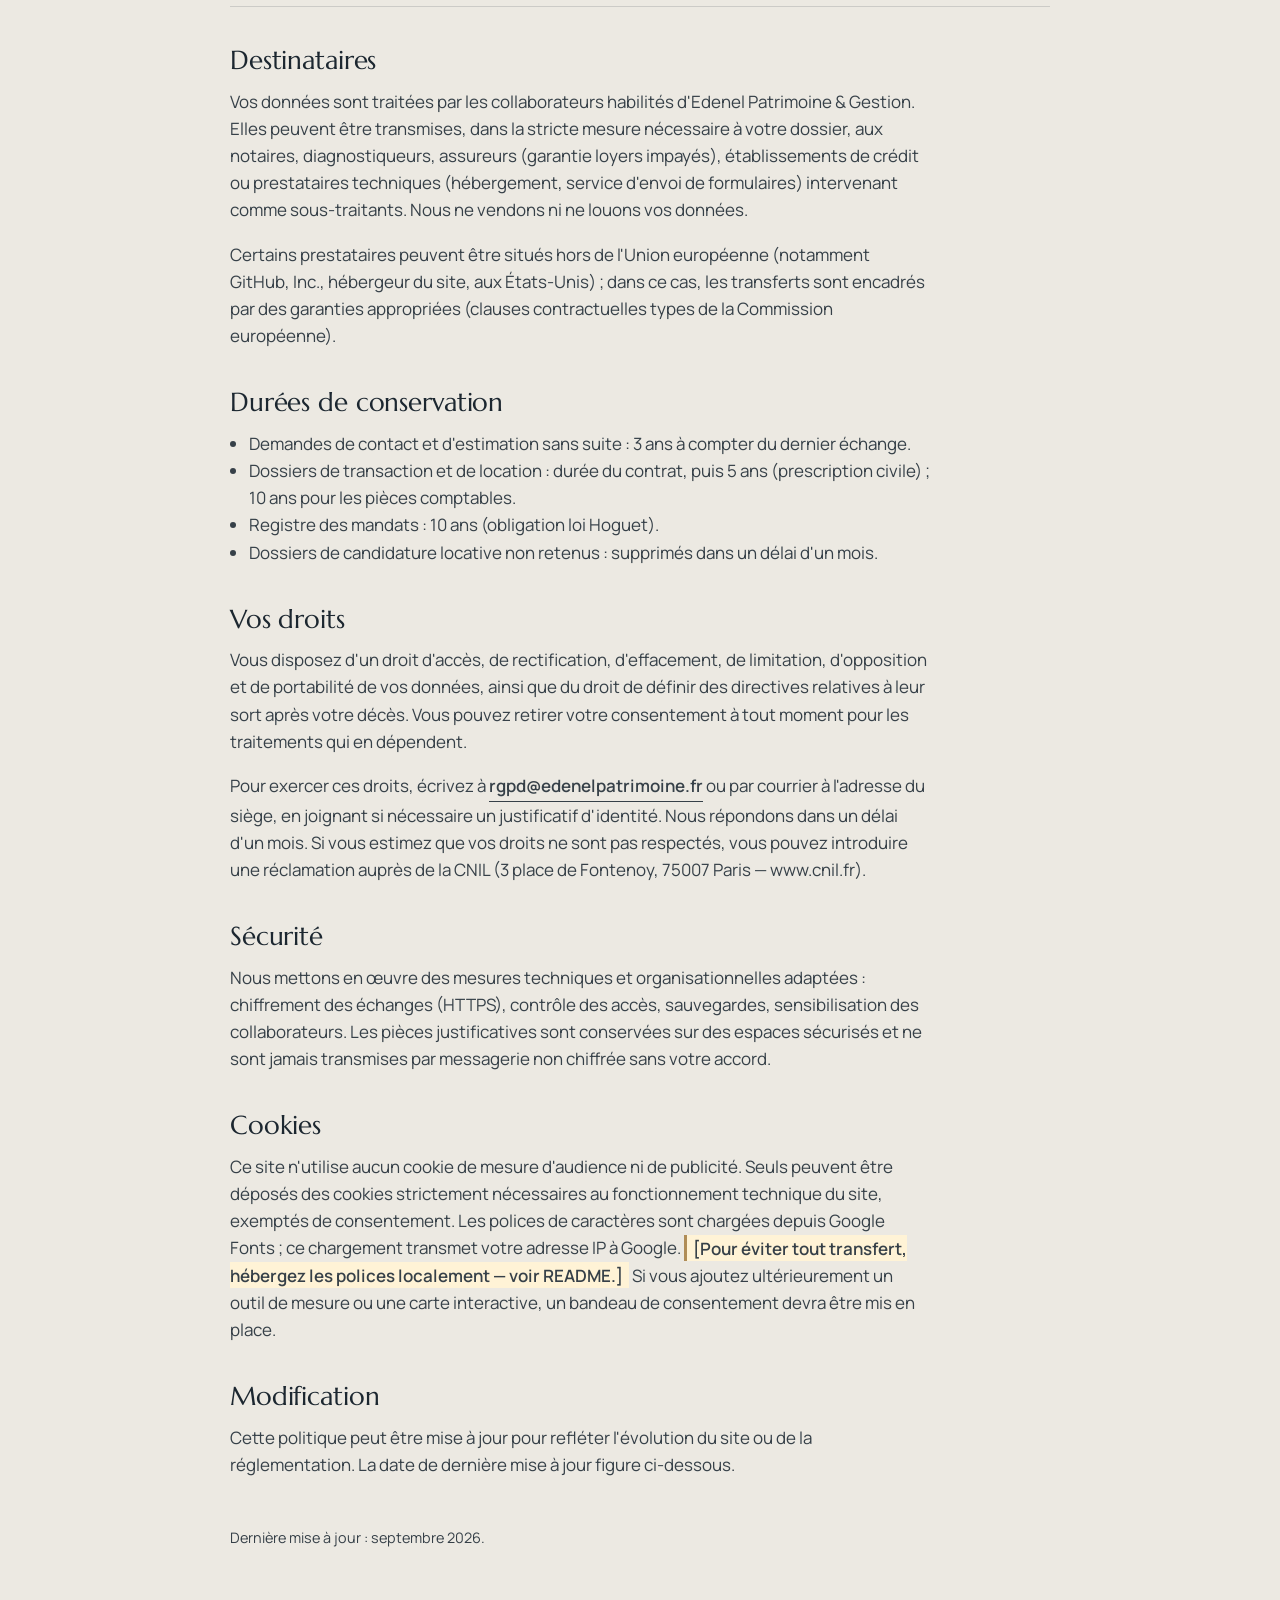
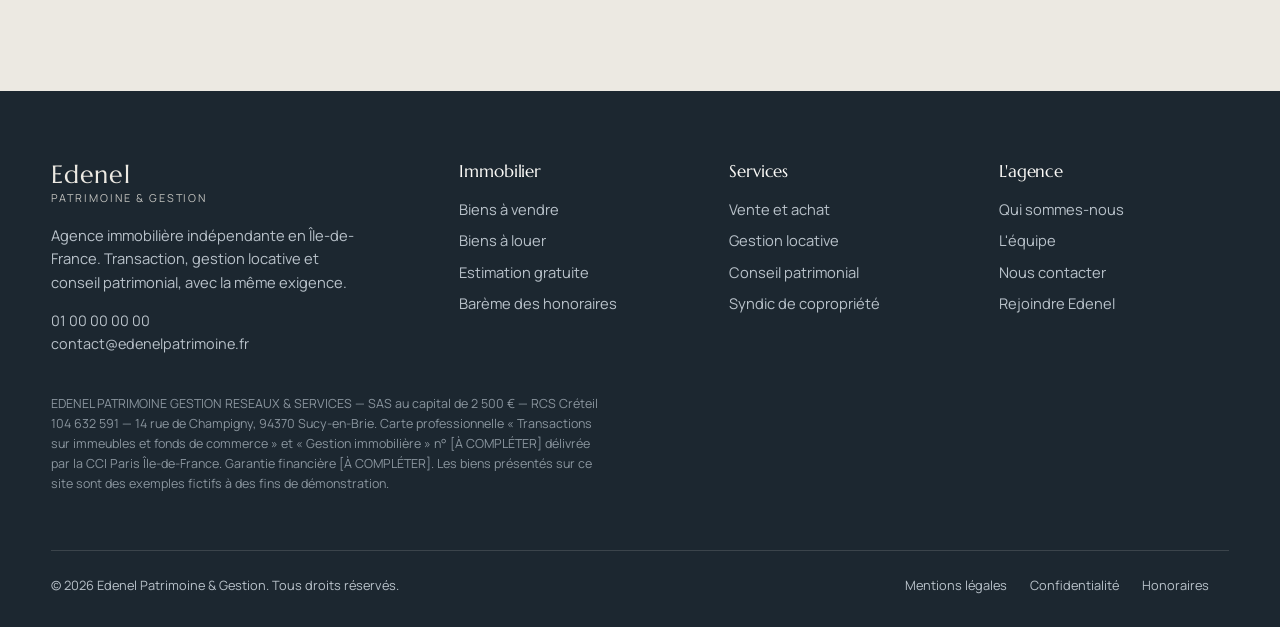
<file: confidentialite.html>
<!DOCTYPE html>
<html lang="fr" class="page-fade">
<head>
<meta charset="utf-8">
<meta name="viewport" content="width=device-width, initial-scale=1">
<title>Politique de confidentialité | Edenel Patrimoine &amp; Gestion</title>
<meta name="description" content="Politique de confidentialité et de protection des données personnelles d'Edenel Patrimoine & Gestion (RGPD).">
<meta property="og:title" content="Politique de confidentialité | Edenel Patrimoine &amp; Gestion">
<meta property="og:description" content="Politique de confidentialité et de protection des données personnelles d'Edenel Patrimoine & Gestion (RGPD).">
<meta property="og:type" content="website">
<meta property="og:image" content="assets/img/pages/og-image.jpg">
<link rel="icon" href="assets/favicon.svg" type="image/svg+xml">
<link rel="preconnect" href="https://fonts.googleapis.com">
<link rel="preconnect" href="https://fonts.gstatic.com" crossorigin>
<link href="https://fonts.googleapis.com/css2?family=Manrope:wght@400;500;600;700&family=Marcellus&display=swap" rel="stylesheet">
<link rel="stylesheet" href="css/style.css">
</head>
<body>
<a class="skip" href="#main" style="position:absolute;left:-999px;top:0;background:#fff;padding:.5rem">Aller au contenu</a>
<header class="header header--dark-page">
  <div class="wrap">
    <a class="brand" href="index.html" aria-label="Edenel Patrimoine &amp; Gestion — accueil">
      <span class="brand__name">Edenel</span>
      <span class="brand__sub">Patrimoine &amp; Gestion</span>
    </a>
    <nav class="nav" aria-label="Navigation principale">
      <a href="biens.html">Nos biens</a>
      <a href="services.html">Services</a>
      <a href="a-propos.html">L'agence</a>
      <a href="contact.html">Contact</a>
      <a class="btn" href="estimation.html">Estimer mon bien</a>
    </nav>
    <button class="burger" aria-expanded="false" aria-controls="mobile-nav" aria-label="Ouvrir le menu"><span></span><span></span><span></span></button>
  </div>
</header>
<div class="mobile-nav" id="mobile-nav">
  <a href="index.html">Accueil</a>
  <a href="biens.html">Nos biens</a>
  <a href="services.html">Services</a>
  <a href="a-propos.html">L'agence</a>
  <a href="estimation.html">Estimer mon bien</a>
  <a href="contact.html">Contact</a>
  <p class="mobile-nav__foot">Île-de-France · 01 00 00 00 00 · contact@edenelpatrimoine.fr</p>
</div>
<main id="main">

<section class="page-hero">
  <div class="wrap wrap--narrow">
    <span class="kicker">Informations légales</span>
    <h1>Politique de confidentialité</h1>
    <p class="lead">Comment Edenel Patrimoine &amp; Gestion collecte, utilise et protège vos données personnelles, conformément au Règlement général sur la protection des données (RGPD) et à la loi Informatique et Libertés.</p>
  </div>
</section>
<section class="section legal" style="padding-top:0">
  <div class="wrap wrap--narrow">
    <h2>Responsable du traitement</h2>
    <p>Le responsable du traitement est la société EDENEL PATRIMOINE GESTION RESEAUX &amp; SERVICES (Edenel Patrimoine &amp; Gestion), SAS au capital de 2 500 €, RCS Créteil 104 632 591, dont le siège est situé 14 rue de Champigny, 94370 Sucy-en-Brie, joignable à l'adresse <a class="link" href="mailto:rgpd@edenelpatrimoine.fr">rgpd@edenelpatrimoine.fr</a>.</p>

    <h2>Données collectées</h2>
    <p>Nous collectons uniquement les données que vous nous transmettez par les formulaires du site ou lors de nos échanges :</p>
    <ul>
      <li>Identité et coordonnées : nom, prénom, adresse e-mail, numéro de téléphone.</li>
      <li>Informations relatives à votre projet immobilier : type de bien, localisation, surface, état, message libre.</li>
      <li>Dans le cadre d'une location ou d'une vente, les pièces justificatives prévues par la réglementation (pièces d'identité, justificatifs de revenus, titres de propriété, diagnostics).</li>
    </ul>
    <p>Le site ne collecte pas de données de navigation à des fins publicitaires et n'utilise aucun traceur tiers (voir la section « Cookies »).</p>

    <h2>Finalités et bases légales</h2>
    <table class="table">
      <thead><tr><th>Finalité</th><th>Base légale</th></tr></thead>
      <tbody>
        <tr><td>Répondre à vos demandes de contact, de visite ou d'estimation</td><td>Mesures précontractuelles / intérêt légitime</td></tr>
        <tr><td>Exécuter un mandat de vente, de recherche, de gestion ou un bail</td><td>Exécution du contrat</td></tr>
        <tr><td>Respecter nos obligations légales (loi Hoguet, lutte contre le blanchiment, comptabilité)</td><td>Obligation légale</td></tr>
        <tr><td>Vous informer de biens correspondant à votre recherche</td><td>Consentement (révocable à tout moment)</td></tr>
      </tbody>
    </table>

    <h2>Destinataires</h2>
    <p>Vos données sont traitées par les collaborateurs habilités d'Edenel Patrimoine &amp; Gestion. Elles peuvent être transmises, dans la stricte mesure nécessaire à votre dossier, aux notaires, diagnostiqueurs, assureurs (garantie loyers impayés), établissements de crédit ou prestataires techniques (hébergement, service d'envoi de formulaires) intervenant comme sous-traitants. Nous ne vendons ni ne louons vos données.</p>
    <p>Certains prestataires peuvent être situés hors de l'Union européenne (notamment GitHub, Inc., hébergeur du site, aux États-Unis) ; dans ce cas, les transferts sont encadrés par des garanties appropriées (clauses contractuelles types de la Commission européenne).</p>

    <h2>Durées de conservation</h2>
    <ul>
      <li>Demandes de contact et d'estimation sans suite : 3 ans à compter du dernier échange.</li>
      <li>Dossiers de transaction et de location : durée du contrat, puis 5 ans (prescription civile) ; 10 ans pour les pièces comptables.</li>
      <li>Registre des mandats : 10 ans (obligation loi Hoguet).</li>
      <li>Dossiers de candidature locative non retenus : supprimés dans un délai d'un mois.</li>
    </ul>

    <h2>Vos droits</h2>
    <p>Vous disposez d'un droit d'accès, de rectification, d'effacement, de limitation, d'opposition et de portabilité de vos données, ainsi que du droit de définir des directives relatives à leur sort après votre décès. Vous pouvez retirer votre consentement à tout moment pour les traitements qui en dépendent.</p>
    <p>Pour exercer ces droits, écrivez à <a class="link" href="mailto:rgpd@edenelpatrimoine.fr">rgpd@edenelpatrimoine.fr</a> ou par courrier à l'adresse du siège, en joignant si nécessaire un justificatif d'identité. Nous répondons dans un délai d'un mois. Si vous estimez que vos droits ne sont pas respectés, vous pouvez introduire une réclamation auprès de la CNIL (3 place de Fontenoy, 75007 Paris — www.cnil.fr).</p>

    <h2>Sécurité</h2>
    <p>Nous mettons en œuvre des mesures techniques et organisationnelles adaptées : chiffrement des échanges (HTTPS), contrôle des accès, sauvegardes, sensibilisation des collaborateurs. Les pièces justificatives sont conservées sur des espaces sécurisés et ne sont jamais transmises par messagerie non chiffrée sans votre accord.</p>

    <h2>Cookies</h2>
    <p>Ce site n'utilise aucun cookie de mesure d'audience ni de publicité. Seuls peuvent être déposés des cookies strictement nécessaires au fonctionnement technique du site, exemptés de consentement. Les polices de caractères sont chargées depuis Google Fonts ; ce chargement transmet votre adresse IP à Google. <span class="todo">[Pour éviter tout transfert, hébergez les polices localement — voir README.]</span> Si vous ajoutez ultérieurement un outil de mesure ou une carte interactive, un bandeau de consentement devra être mis en place.</p>

    <h2>Modification</h2>
    <p>Cette politique peut être mise à jour pour refléter l'évolution du site ou de la réglementation. La date de dernière mise à jour figure ci-dessous.</p>
    <p class="small muted" style="margin-top:3rem">Dernière mise à jour : septembre 2026.</p>
  </div>
</section>

</main>
<footer class="footer">
  <div class="wrap">
    <div class="footer__grid">
      <div>
        <a class="brand" href="index.html"><span class="brand__name">Edenel</span><span class="brand__sub">Patrimoine &amp; Gestion</span></a>
        <p style="margin-top:1.25rem;max-width:34ch">Agence immobilière indépendante en Île-de-France. Transaction, gestion locative et conseil patrimonial, avec la même exigence.</p>
        <p class="small">01 00 00 00 00<br>contact@edenelpatrimoine.fr</p>
      </div>
      <div>
        <h4>Immobilier</h4>
        <ul>
          <li><a href="biens.html?statut=vente">Biens à vendre</a></li>
          <li><a href="biens.html?statut=location">Biens à louer</a></li>
          <li><a href="estimation.html">Estimation gratuite</a></li>
          <li><a href="honoraires.html">Barème des honoraires</a></li>
        </ul>
      </div>
      <div>
        <h4>Services</h4>
        <ul>
          <li><a href="services.html#transaction">Vente et achat</a></li>
          <li><a href="services.html#gestion">Gestion locative</a></li>
          <li><a href="services.html#patrimoine">Conseil patrimonial</a></li>
          <li><a href="services.html#syndic">Syndic de copropriété</a></li>
        </ul>
      </div>
      <div>
        <h4>L'agence</h4>
        <ul>
          <li><a href="a-propos.html">Qui sommes-nous</a></li>
          <li><a href="a-propos.html#equipe">L'équipe</a></li>
          <li><a href="contact.html">Nous contacter</a></li>
          <li><a href="contact.html#recrutement">Rejoindre Edenel</a></li>
        </ul>
      </div>
    </div>
    <p class="footer__legal">EDENEL PATRIMOINE GESTION RESEAUX &amp; SERVICES — SAS au capital de 2 500 € — RCS Créteil 104 632 591 — 14 rue de Champigny, 94370 Sucy-en-Brie. Carte professionnelle « Transactions sur immeubles et fonds de commerce » et « Gestion immobilière » n° [À COMPLÉTER] délivrée par la CCI Paris Île-de-France. Garantie financière [À COMPLÉTER]. Les biens présentés sur ce site sont des exemples fictifs à des fins de démonstration.</p>
    <div class="footer__bottom">
      <div>© <span data-year>2026</span> Edenel Patrimoine &amp; Gestion. Tous droits réservés.</div>
      <div>
        <a href="mentions-legales.html">Mentions légales</a>
        <a href="confidentialite.html">Confidentialité</a>
        <a href="honoraires.html">Honoraires</a>
      </div>
    </div>
  </div>
</footer>
<script src="js/data.js"></script>
<script src="js/main.js"></script>
</body>
</html>
</file>
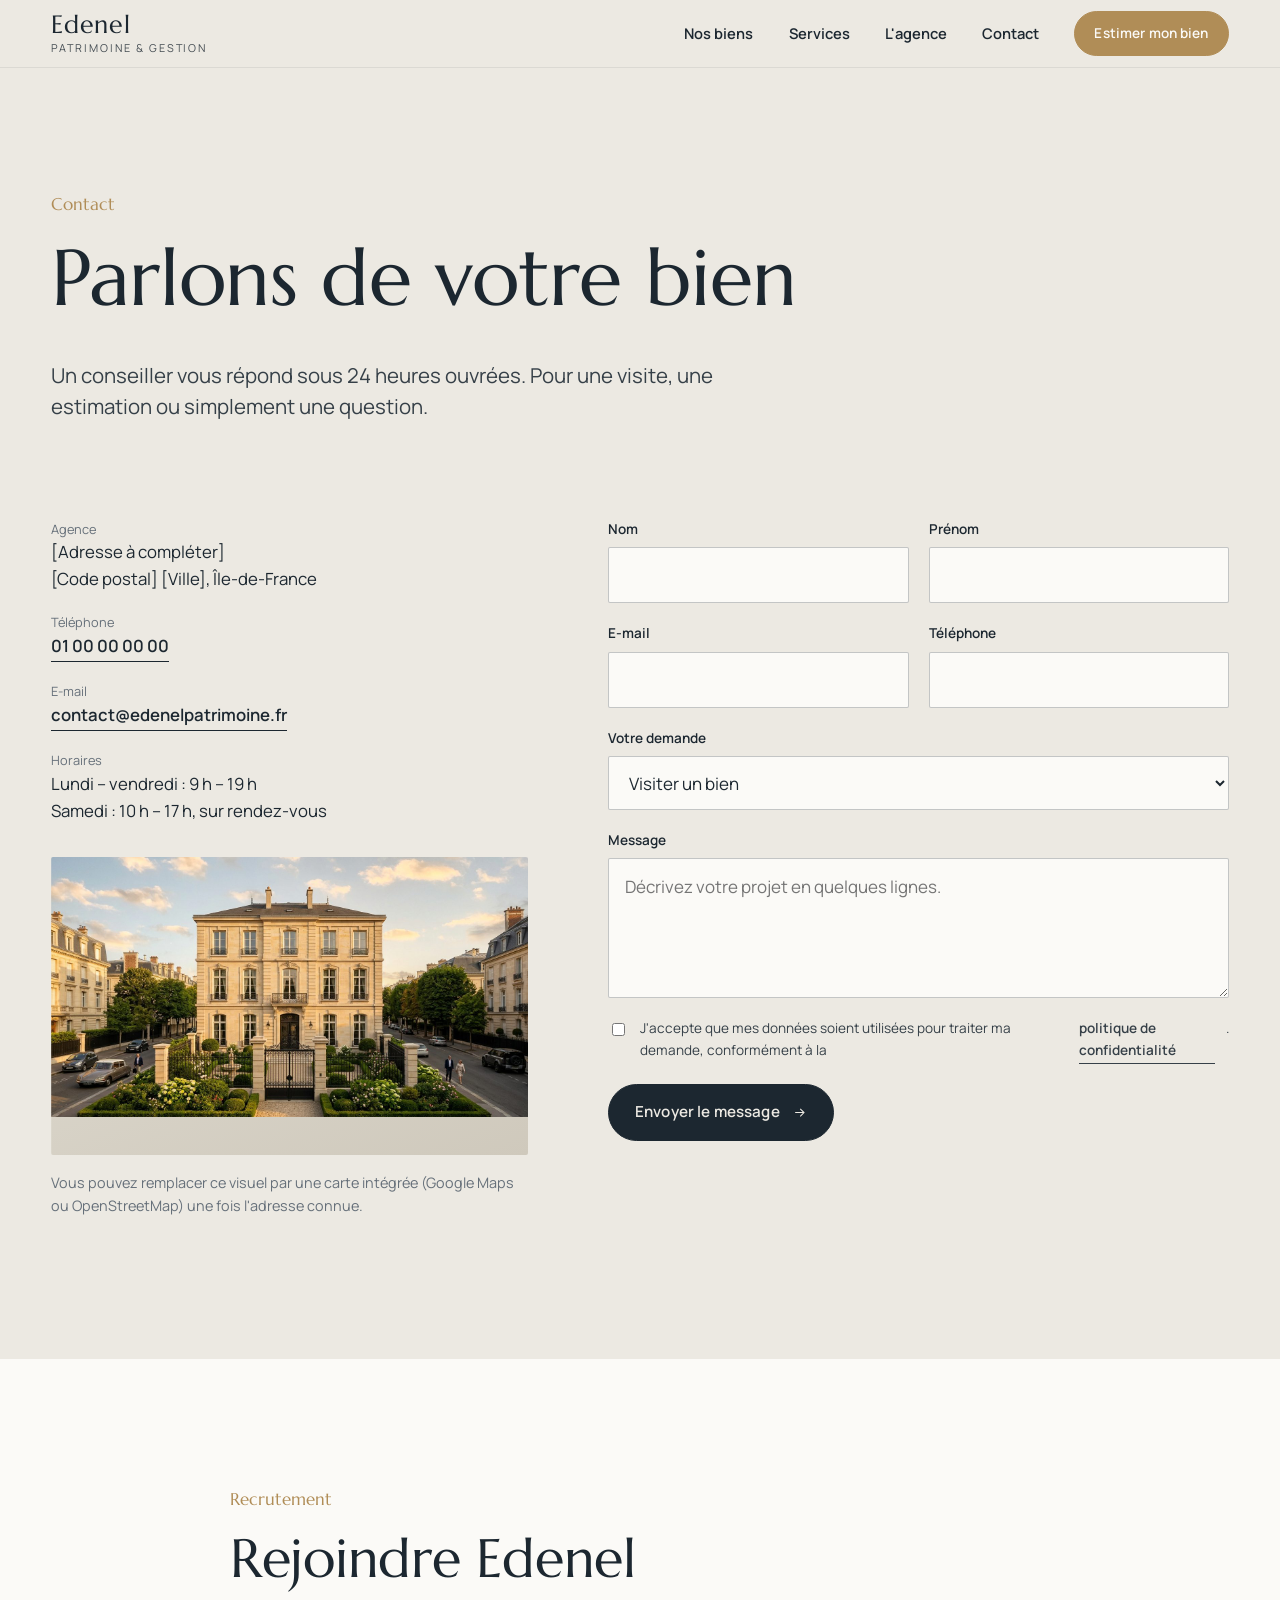
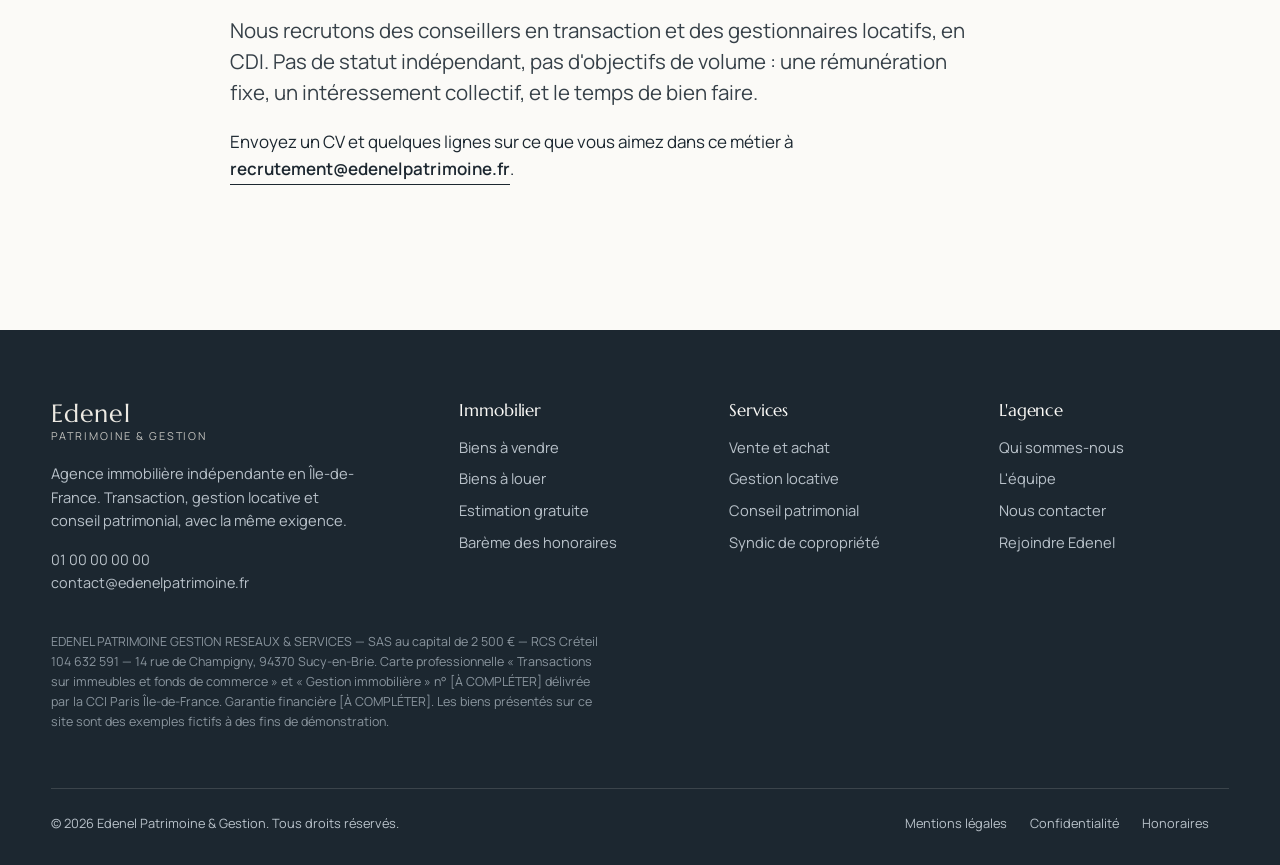
<file: contact.html>
<!DOCTYPE html>
<html lang="fr" class="page-fade">
<head>
<meta charset="utf-8">
<meta name="viewport" content="width=device-width, initial-scale=1">
<title>Contact et rendez-vous | Edenel Patrimoine &amp; Gestion</title>
<meta name="description" content="Contactez Edenel Patrimoine & Gestion : visite, estimation, gestion locative. Réponse sous 24 heures ouvrées.">
<meta property="og:title" content="Contact et rendez-vous | Edenel Patrimoine &amp; Gestion">
<meta property="og:description" content="Contactez Edenel Patrimoine & Gestion : visite, estimation, gestion locative. Réponse sous 24 heures ouvrées.">
<meta property="og:type" content="website">
<meta property="og:image" content="assets/img/pages/og-image.jpg">
<link rel="icon" href="assets/favicon.svg" type="image/svg+xml">
<link rel="preconnect" href="https://fonts.googleapis.com">
<link rel="preconnect" href="https://fonts.gstatic.com" crossorigin>
<link href="https://fonts.googleapis.com/css2?family=Manrope:wght@400;500;600;700&family=Marcellus&display=swap" rel="stylesheet">
<link rel="stylesheet" href="css/style.css">
</head>
<body>
<a class="skip" href="#main" style="position:absolute;left:-999px;top:0;background:#fff;padding:.5rem">Aller au contenu</a>
<header class="header header--dark-page">
  <div class="wrap">
    <a class="brand" href="index.html" aria-label="Edenel Patrimoine &amp; Gestion — accueil">
      <span class="brand__name">Edenel</span>
      <span class="brand__sub">Patrimoine &amp; Gestion</span>
    </a>
    <nav class="nav" aria-label="Navigation principale">
      <a href="biens.html">Nos biens</a>
      <a href="services.html">Services</a>
      <a href="a-propos.html">L'agence</a>
      <a href="contact.html">Contact</a>
      <a class="btn" href="estimation.html">Estimer mon bien</a>
    </nav>
    <button class="burger" aria-expanded="false" aria-controls="mobile-nav" aria-label="Ouvrir le menu"><span></span><span></span><span></span></button>
  </div>
</header>
<div class="mobile-nav" id="mobile-nav">
  <a href="index.html">Accueil</a>
  <a href="biens.html">Nos biens</a>
  <a href="services.html">Services</a>
  <a href="a-propos.html">L'agence</a>
  <a href="estimation.html">Estimer mon bien</a>
  <a href="contact.html">Contact</a>
  <p class="mobile-nav__foot">Île-de-France · 01 00 00 00 00 · contact@edenelpatrimoine.fr</p>
</div>
<main id="main">

<section class="page-hero">
  <div class="wrap">
    <span class="kicker">Contact</span>
    <h1>Parlons de votre bien</h1>
    <p class="lead">Un conseiller vous répond sous 24 heures ouvrées. Pour une visite, une estimation ou simplement une question.</p>
  </div>
</section>
<section class="section" style="padding-top:0">
  <div class="wrap contact-grid">
    <div class="contact-info">
      <dl>
        <div><dt>Agence</dt><dd>[Adresse à compléter]<br>[Code postal] [Ville], Île-de-France</dd></div>
        <div><dt>Téléphone</dt><dd><a class="link" href="tel:+33100000000">01 00 00 00 00</a></dd></div>
        <div><dt>E-mail</dt><dd><a class="link" href="mailto:contact@edenelpatrimoine.fr">contact@edenelpatrimoine.fr</a></dd></div>
        <div><dt>Horaires</dt><dd>Lundi – vendredi : 9 h – 19 h<br>Samedi : 10 h – 17 h, sur rendez-vous</dd></div>
      </dl>
      <div class="map ph reveal-img" data-label="Contact — Façade de l'agence"><img src="assets/img/pages/contact-agence.jpg" alt="Façade de l'agence Edenel Patrimoine & Gestion en rez-de-chaussée d'un immeuble en pierre" loading="lazy"></div>
      <p class="small muted" style="margin-top:1rem">Vous pouvez remplacer ce visuel par une carte intégrée (Google Maps ou OpenStreetMap) une fois l'adresse connue.</p>
    </div>
    <div>
      <!-- Pour recevoir les messages sur GitHub Pages, ajoutez action="https://formspree.io/f/VOTRE_ID" method="POST" -->
      <form class="form" data-demo-form novalidate>
        <div class="form__row">
          <div class="field"><label for="c-nom">Nom</label><input id="c-nom" name="nom" type="text" required></div>
          <div class="field"><label for="c-prenom">Prénom</label><input id="c-prenom" name="prenom" type="text" required></div>
        </div>
        <div class="form__row">
          <div class="field"><label for="c-email">E-mail</label><input id="c-email" name="email" type="email" required></div>
          <div class="field"><label for="c-tel">Téléphone</label><input id="c-tel" name="tel" type="tel"></div>
        </div>
        <div class="field"><label for="c-objet">Votre demande</label>
          <select id="c-objet" name="objet">
            <option>Visiter un bien</option><option>Vendre mon bien</option><option>Confier un bien en gestion</option><option>Trouver un bien à acheter</option><option>Trouver un bien à louer</option><option>Syndic de copropriété</option><option>Autre</option>
          </select></div>
        <div class="field"><label for="c-msg">Message</label><textarea id="c-msg" name="message" required placeholder="Décrivez votre projet en quelques lignes."></textarea></div>
        <label class="check"><input type="checkbox" required> J'accepte que mes données soient utilisées pour traiter ma demande, conformément à la <a class="link" href="confidentialite.html">politique de confidentialité</a>.</label>
        <div><button class="btn btn--solid" type="submit">Envoyer le message <svg viewBox="0 0 24 24" fill="none" stroke="currentColor" stroke-width="1.6"><path d="M5 12h14M13 6l6 6-6 6"/></svg></button></div>
      </form>
      <div class="form-success">
        <h3>Message envoyé</h3>
        <p>Merci. Un conseiller vous répond sous 24 heures ouvrées. Pour une demande urgente, appelez le 01 00 00 00 00.</p>
        <p class="small muted">Mode démonstration : ce formulaire n'envoie pas encore de message. Branchez un service (Formspree, Netlify Forms, votre back-office) via l'attribut <code>action</code>.</p>
      </div>
    </div>
  </div>
</section>
<section class="section section--blanc" id="recrutement">
  <div class="wrap wrap--narrow">
    <span class="kicker">Recrutement</span>
    <h2>Rejoindre Edenel</h2>
    <p class="lead">Nous recrutons des conseillers en transaction et des gestionnaires locatifs, en CDI. Pas de statut indépendant, pas d'objectifs de volume : une rémunération fixe, un intéressement collectif, et le temps de bien faire.</p>
    <p>Envoyez un CV et quelques lignes sur ce que vous aimez dans ce métier à <a class="link" href="mailto:recrutement@edenelpatrimoine.fr">recrutement@edenelpatrimoine.fr</a>.</p>
  </div>
</section>

</main>
<footer class="footer">
  <div class="wrap">
    <div class="footer__grid">
      <div>
        <a class="brand" href="index.html"><span class="brand__name">Edenel</span><span class="brand__sub">Patrimoine &amp; Gestion</span></a>
        <p style="margin-top:1.25rem;max-width:34ch">Agence immobilière indépendante en Île-de-France. Transaction, gestion locative et conseil patrimonial, avec la même exigence.</p>
        <p class="small">01 00 00 00 00<br>contact@edenelpatrimoine.fr</p>
      </div>
      <div>
        <h4>Immobilier</h4>
        <ul>
          <li><a href="biens.html?statut=vente">Biens à vendre</a></li>
          <li><a href="biens.html?statut=location">Biens à louer</a></li>
          <li><a href="estimation.html">Estimation gratuite</a></li>
          <li><a href="honoraires.html">Barème des honoraires</a></li>
        </ul>
      </div>
      <div>
        <h4>Services</h4>
        <ul>
          <li><a href="services.html#transaction">Vente et achat</a></li>
          <li><a href="services.html#gestion">Gestion locative</a></li>
          <li><a href="services.html#patrimoine">Conseil patrimonial</a></li>
          <li><a href="services.html#syndic">Syndic de copropriété</a></li>
        </ul>
      </div>
      <div>
        <h4>L'agence</h4>
        <ul>
          <li><a href="a-propos.html">Qui sommes-nous</a></li>
          <li><a href="a-propos.html#equipe">L'équipe</a></li>
          <li><a href="contact.html">Nous contacter</a></li>
          <li><a href="contact.html#recrutement">Rejoindre Edenel</a></li>
        </ul>
      </div>
    </div>
    <p class="footer__legal">EDENEL PATRIMOINE GESTION RESEAUX &amp; SERVICES — SAS au capital de 2 500 € — RCS Créteil 104 632 591 — 14 rue de Champigny, 94370 Sucy-en-Brie. Carte professionnelle « Transactions sur immeubles et fonds de commerce » et « Gestion immobilière » n° [À COMPLÉTER] délivrée par la CCI Paris Île-de-France. Garantie financière [À COMPLÉTER]. Les biens présentés sur ce site sont des exemples fictifs à des fins de démonstration.</p>
    <div class="footer__bottom">
      <div>© <span data-year>2026</span> Edenel Patrimoine &amp; Gestion. Tous droits réservés.</div>
      <div>
        <a href="mentions-legales.html">Mentions légales</a>
        <a href="confidentialite.html">Confidentialité</a>
        <a href="honoraires.html">Honoraires</a>
      </div>
    </div>
  </div>
</footer>
<script src="js/data.js"></script>
<script src="js/main.js"></script>
</body>
</html>
</file>
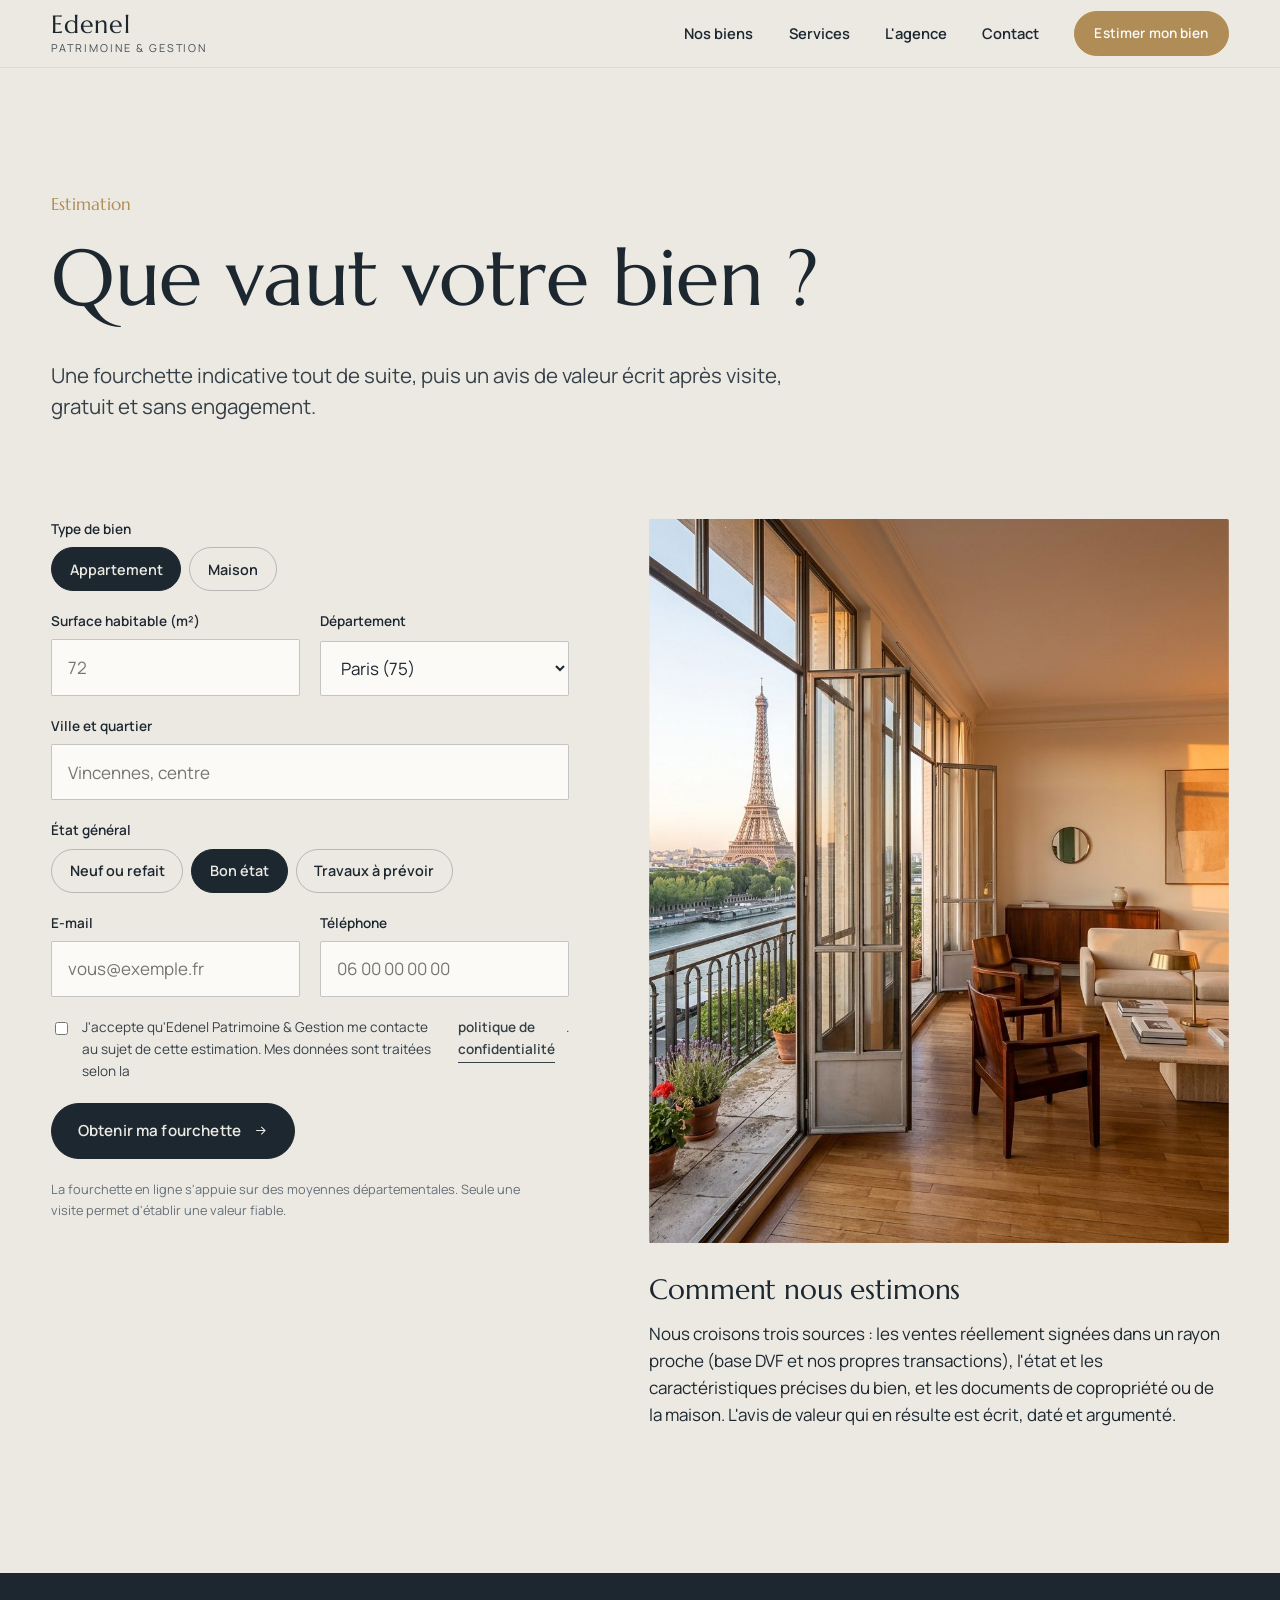
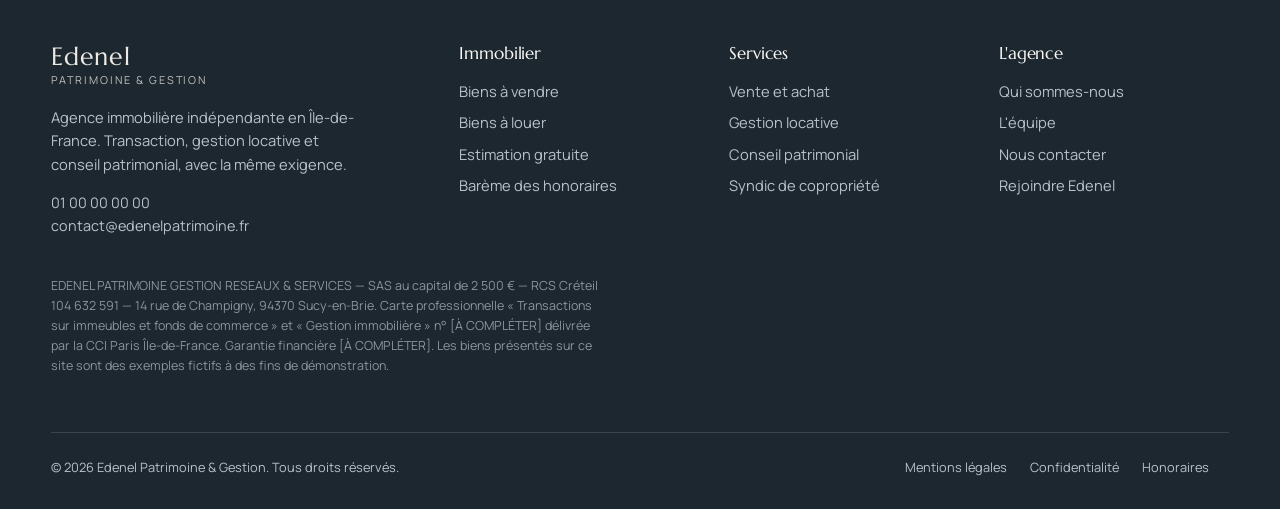
<file: estimation.html>
<!DOCTYPE html>
<html lang="fr" class="page-fade">
<head>
<meta charset="utf-8">
<meta name="viewport" content="width=device-width, initial-scale=1">
<title>Estimation gratuite de votre bien | Edenel Patrimoine &amp; Gestion</title>
<meta name="description" content="Estimez gratuitement votre appartement ou votre maison en Île-de-France : fourchette immédiate en ligne, puis avis de valeur écrit après visite.">
<meta property="og:title" content="Estimation gratuite de votre bien | Edenel Patrimoine &amp; Gestion">
<meta property="og:description" content="Estimez gratuitement votre appartement ou votre maison en Île-de-France : fourchette immédiate en ligne, puis avis de valeur écrit après visite.">
<meta property="og:type" content="website">
<meta property="og:image" content="assets/img/pages/og-image.jpg">
<link rel="icon" href="assets/favicon.svg" type="image/svg+xml">
<link rel="preconnect" href="https://fonts.googleapis.com">
<link rel="preconnect" href="https://fonts.gstatic.com" crossorigin>
<link href="https://fonts.googleapis.com/css2?family=Manrope:wght@400;500;600;700&family=Marcellus&display=swap" rel="stylesheet">
<link rel="stylesheet" href="css/style.css">
</head>
<body>
<a class="skip" href="#main" style="position:absolute;left:-999px;top:0;background:#fff;padding:.5rem">Aller au contenu</a>
<header class="header header--dark-page">
  <div class="wrap">
    <a class="brand" href="index.html" aria-label="Edenel Patrimoine &amp; Gestion — accueil">
      <span class="brand__name">Edenel</span>
      <span class="brand__sub">Patrimoine &amp; Gestion</span>
    </a>
    <nav class="nav" aria-label="Navigation principale">
      <a href="biens.html">Nos biens</a>
      <a href="services.html">Services</a>
      <a href="a-propos.html">L'agence</a>
      <a href="contact.html">Contact</a>
      <a class="btn" href="estimation.html">Estimer mon bien</a>
    </nav>
    <button class="burger" aria-expanded="false" aria-controls="mobile-nav" aria-label="Ouvrir le menu"><span></span><span></span><span></span></button>
  </div>
</header>
<div class="mobile-nav" id="mobile-nav">
  <a href="index.html">Accueil</a>
  <a href="biens.html">Nos biens</a>
  <a href="services.html">Services</a>
  <a href="a-propos.html">L'agence</a>
  <a href="estimation.html">Estimer mon bien</a>
  <a href="contact.html">Contact</a>
  <p class="mobile-nav__foot">Île-de-France · 01 00 00 00 00 · contact@edenelpatrimoine.fr</p>
</div>
<main id="main">

<section class="page-hero">
  <div class="wrap">
    <span class="kicker">Estimation</span>
    <h1>Que vaut votre bien&nbsp;?</h1>
    <p class="lead">Une fourchette indicative tout de suite, puis un avis de valeur écrit après visite, gratuit et sans engagement.</p>
  </div>
</section>
<section class="section" style="padding-top:0">
  <div class="wrap contact-grid">
    <div>
      <form class="form" data-estimation novalidate>
        <div class="field">
          <label>Type de bien</label>
          <div class="seg">
            <label><input type="radio" name="type" value="Appartement" checked><span>Appartement</span></label>
            <label><input type="radio" name="type" value="Maison"><span>Maison</span></label>
          </div>
        </div>
        <div class="form__row">
          <div class="field"><label for="e-surface">Surface habitable (m²)</label><input id="e-surface" name="surface" type="number" min="9" required placeholder="72"></div>
          <div class="field"><label for="e-dept">Département</label>
            <select id="e-dept" name="dept" required>
              <option value="75">Paris (75)</option><option value="92">Hauts-de-Seine (92)</option><option value="78">Yvelines (78)</option><option value="94">Val-de-Marne (94)</option><option value="93">Seine-Saint-Denis (93)</option><option value="95">Val-d'Oise (95)</option><option value="91">Essonne (91)</option><option value="77">Seine-et-Marne (77)</option>
            </select></div>
        </div>
        <div class="field"><label for="e-ville">Ville et quartier</label><input id="e-ville" name="ville" type="text" placeholder="Vincennes, centre"></div>
        <div class="field">
          <label>État général</label>
          <div class="seg">
            <label><input type="radio" name="etat" value="neuf"><span>Neuf ou refait</span></label>
            <label><input type="radio" name="etat" value="bon" checked><span>Bon état</span></label>
            <label><input type="radio" name="etat" value="travaux"><span>Travaux à prévoir</span></label>
          </div>
        </div>
        <div class="form__row">
          <div class="field"><label for="e-email">E-mail</label><input id="e-email" name="email" type="email" required placeholder="vous@exemple.fr"></div>
          <div class="field"><label for="e-tel">Téléphone</label><input id="e-tel" name="tel" type="tel" placeholder="06 00 00 00 00"></div>
        </div>
        <label class="check"><input type="checkbox" required> J'accepte qu'Edenel Patrimoine &amp; Gestion me contacte au sujet de cette estimation. Mes données sont traitées selon la <a class="link" href="confidentialite.html">politique de confidentialité</a>.</label>
        <div><button class="btn btn--solid" type="submit">Obtenir ma fourchette <svg viewBox="0 0 24 24" fill="none" stroke="currentColor" stroke-width="1.6"><path d="M5 12h14M13 6l6 6-6 6"/></svg></button></div>
        <p class="form__note">La fourchette en ligne s'appuie sur des moyennes départementales. Seule une visite permet d'établir une valeur fiable.</p>
      </form>
      <div class="form-success" data-estimation-result></div>
    </div>
    <div>
      <div class="split__media reveal-img" style="aspect-ratio:4/5"><div class="ph " data-label="Estimation — Visuel"><img src="assets/img/pages/estimation.jpg" alt="Conseiller Edenel mesurant une pièce au télémètre laser dans un appartement ancien lumineux" loading="lazy"></div></div>
      <h3 style="margin-top:2rem">Comment nous estimons</h3>
      <p>Nous croisons trois sources : les ventes réellement signées dans un rayon proche (base DVF et nos propres transactions), l'état et les caractéristiques précises du bien, et les documents de copropriété ou de la maison. L'avis de valeur qui en résulte est écrit, daté et argumenté.</p>
    </div>
  </div>
</section>

</main>
<footer class="footer">
  <div class="wrap">
    <div class="footer__grid">
      <div>
        <a class="brand" href="index.html"><span class="brand__name">Edenel</span><span class="brand__sub">Patrimoine &amp; Gestion</span></a>
        <p style="margin-top:1.25rem;max-width:34ch">Agence immobilière indépendante en Île-de-France. Transaction, gestion locative et conseil patrimonial, avec la même exigence.</p>
        <p class="small">01 00 00 00 00<br>contact@edenelpatrimoine.fr</p>
      </div>
      <div>
        <h4>Immobilier</h4>
        <ul>
          <li><a href="biens.html?statut=vente">Biens à vendre</a></li>
          <li><a href="biens.html?statut=location">Biens à louer</a></li>
          <li><a href="estimation.html">Estimation gratuite</a></li>
          <li><a href="honoraires.html">Barème des honoraires</a></li>
        </ul>
      </div>
      <div>
        <h4>Services</h4>
        <ul>
          <li><a href="services.html#transaction">Vente et achat</a></li>
          <li><a href="services.html#gestion">Gestion locative</a></li>
          <li><a href="services.html#patrimoine">Conseil patrimonial</a></li>
          <li><a href="services.html#syndic">Syndic de copropriété</a></li>
        </ul>
      </div>
      <div>
        <h4>L'agence</h4>
        <ul>
          <li><a href="a-propos.html">Qui sommes-nous</a></li>
          <li><a href="a-propos.html#equipe">L'équipe</a></li>
          <li><a href="contact.html">Nous contacter</a></li>
          <li><a href="contact.html#recrutement">Rejoindre Edenel</a></li>
        </ul>
      </div>
    </div>
    <p class="footer__legal">EDENEL PATRIMOINE GESTION RESEAUX &amp; SERVICES — SAS au capital de 2 500 € — RCS Créteil 104 632 591 — 14 rue de Champigny, 94370 Sucy-en-Brie. Carte professionnelle « Transactions sur immeubles et fonds de commerce » et « Gestion immobilière » n° [À COMPLÉTER] délivrée par la CCI Paris Île-de-France. Garantie financière [À COMPLÉTER]. Les biens présentés sur ce site sont des exemples fictifs à des fins de démonstration.</p>
    <div class="footer__bottom">
      <div>© <span data-year>2026</span> Edenel Patrimoine &amp; Gestion. Tous droits réservés.</div>
      <div>
        <a href="mentions-legales.html">Mentions légales</a>
        <a href="confidentialite.html">Confidentialité</a>
        <a href="honoraires.html">Honoraires</a>
      </div>
    </div>
  </div>
</footer>
<script src="js/data.js"></script>
<script src="js/main.js"></script>
</body>
</html>
</file>
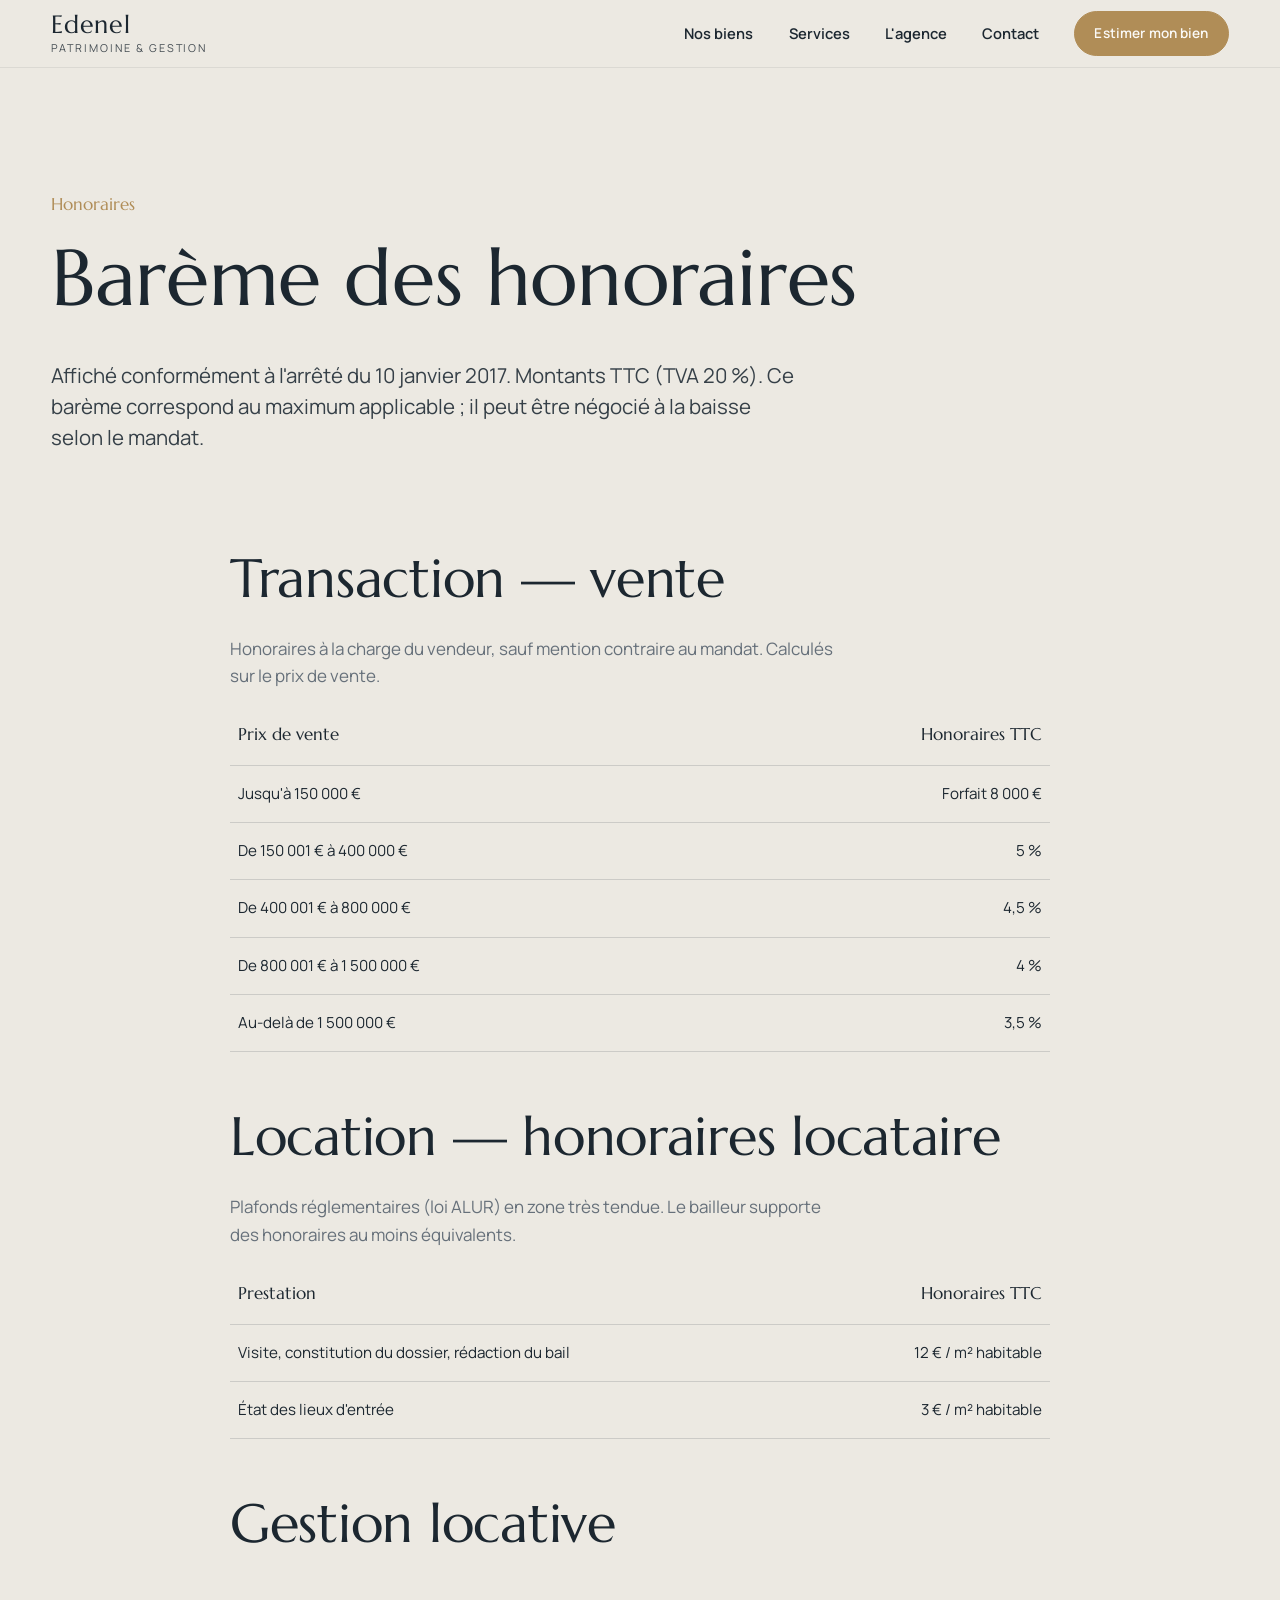
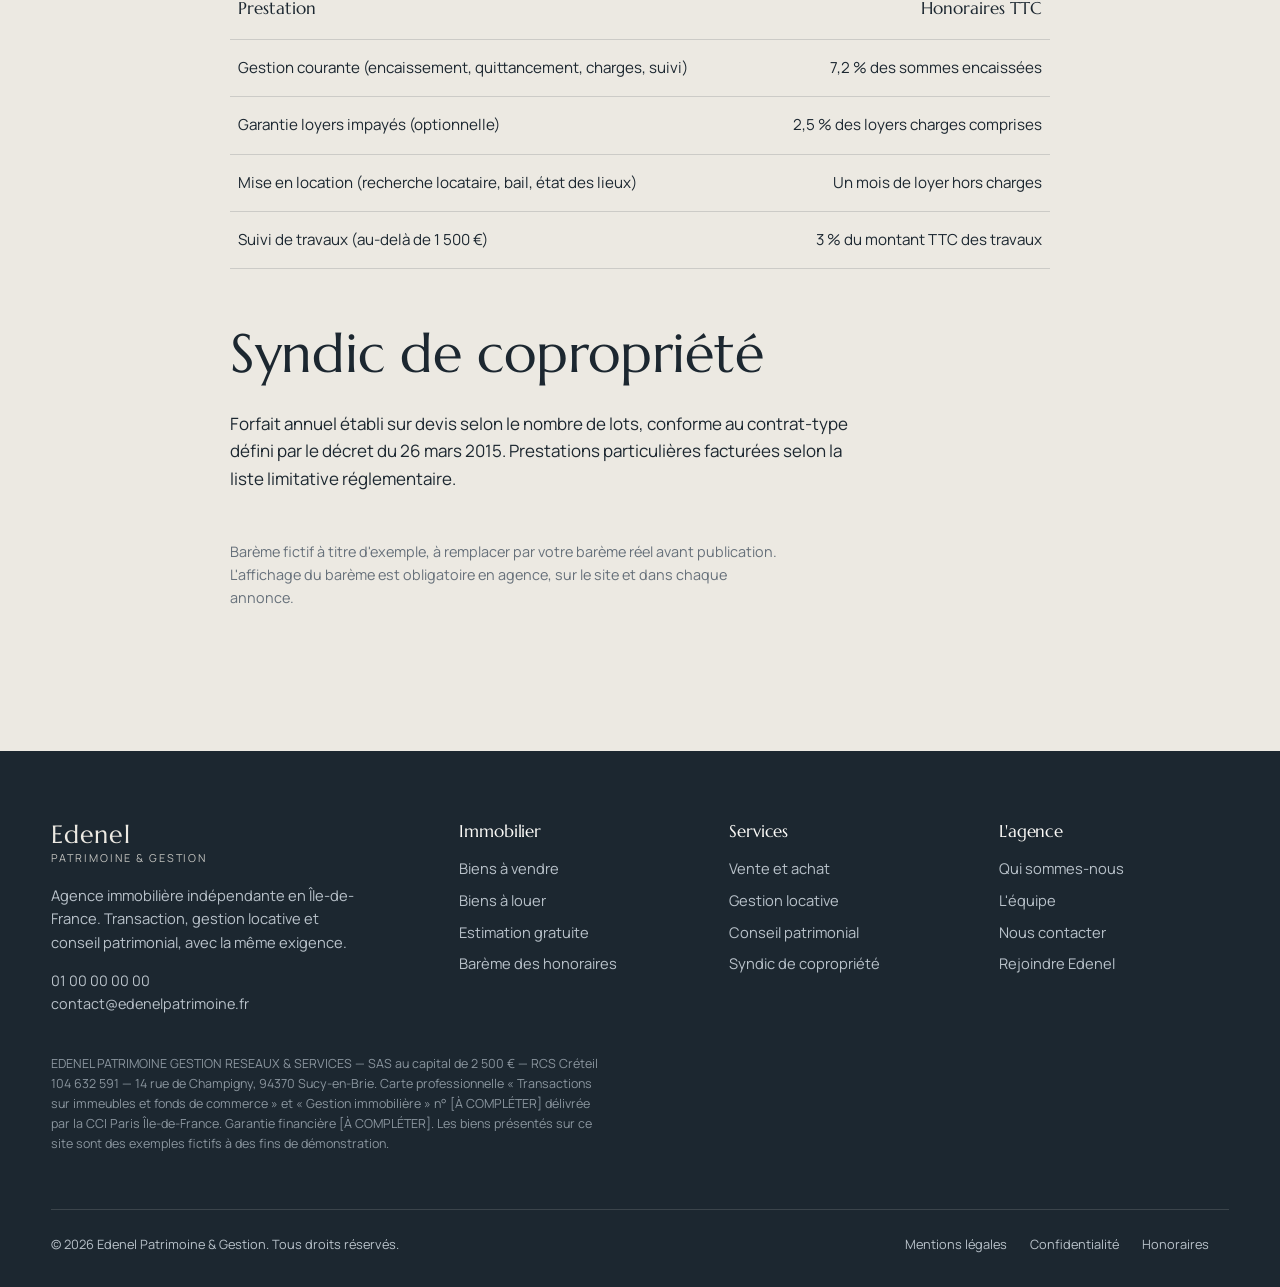
<file: honoraires.html>
<!DOCTYPE html>
<html lang="fr" class="page-fade">
<head>
<meta charset="utf-8">
<meta name="viewport" content="width=device-width, initial-scale=1">
<title>Barème des honoraires | Edenel Patrimoine &amp; Gestion</title>
<meta name="description" content="Barème des honoraires d'Edenel Patrimoine & Gestion : vente, location, gestion locative, syndic.">
<meta property="og:title" content="Barème des honoraires | Edenel Patrimoine &amp; Gestion">
<meta property="og:description" content="Barème des honoraires d'Edenel Patrimoine & Gestion : vente, location, gestion locative, syndic.">
<meta property="og:type" content="website">
<meta property="og:image" content="assets/img/pages/og-image.jpg">
<link rel="icon" href="assets/favicon.svg" type="image/svg+xml">
<link rel="preconnect" href="https://fonts.googleapis.com">
<link rel="preconnect" href="https://fonts.gstatic.com" crossorigin>
<link href="https://fonts.googleapis.com/css2?family=Manrope:wght@400;500;600;700&family=Marcellus&display=swap" rel="stylesheet">
<link rel="stylesheet" href="css/style.css">
</head>
<body>
<a class="skip" href="#main" style="position:absolute;left:-999px;top:0;background:#fff;padding:.5rem">Aller au contenu</a>
<header class="header header--dark-page">
  <div class="wrap">
    <a class="brand" href="index.html" aria-label="Edenel Patrimoine &amp; Gestion — accueil">
      <span class="brand__name">Edenel</span>
      <span class="brand__sub">Patrimoine &amp; Gestion</span>
    </a>
    <nav class="nav" aria-label="Navigation principale">
      <a href="biens.html">Nos biens</a>
      <a href="services.html">Services</a>
      <a href="a-propos.html">L'agence</a>
      <a href="contact.html">Contact</a>
      <a class="btn" href="estimation.html">Estimer mon bien</a>
    </nav>
    <button class="burger" aria-expanded="false" aria-controls="mobile-nav" aria-label="Ouvrir le menu"><span></span><span></span><span></span></button>
  </div>
</header>
<div class="mobile-nav" id="mobile-nav">
  <a href="index.html">Accueil</a>
  <a href="biens.html">Nos biens</a>
  <a href="services.html">Services</a>
  <a href="a-propos.html">L'agence</a>
  <a href="estimation.html">Estimer mon bien</a>
  <a href="contact.html">Contact</a>
  <p class="mobile-nav__foot">Île-de-France · 01 00 00 00 00 · contact@edenelpatrimoine.fr</p>
</div>
<main id="main">

<section class="page-hero">
  <div class="wrap">
    <span class="kicker">Honoraires</span>
    <h1>Barème des honoraires</h1>
    <p class="lead">Affiché conformément à l'arrêté du 10 janvier 2017. Montants TTC (TVA 20 %). Ce barème correspond au maximum applicable ; il peut être négocié à la baisse selon le mandat.</p>
  </div>
</section>
<section class="section" style="padding-top:0">
  <div class="wrap wrap--narrow">
    <h2>Transaction — vente</h2>
    <p class="muted">Honoraires à la charge du vendeur, sauf mention contraire au mandat. Calculés sur le prix de vente.</p>
    <div class="table-wrap"><table class="table">
      <thead><tr><th>Prix de vente</th><th>Honoraires TTC</th></tr></thead>
      <tbody>
        <tr><td>Jusqu'à 150 000 €</td><td>Forfait 8 000 €</td></tr>
        <tr><td>De 150 001 € à 400 000 €</td><td>5 %</td></tr>
        <tr><td>De 400 001 € à 800 000 €</td><td>4,5 %</td></tr>
        <tr><td>De 800 001 € à 1 500 000 €</td><td>4 %</td></tr>
        <tr><td>Au-delà de 1 500 000 €</td><td>3,5 %</td></tr>
      </tbody>
    </table></div>

    <h2 style="margin-top:3.5rem">Location — honoraires locataire</h2>
    <p class="muted">Plafonds réglementaires (loi ALUR) en zone très tendue. Le bailleur supporte des honoraires au moins équivalents.</p>
    <div class="table-wrap"><table class="table">
      <thead><tr><th>Prestation</th><th>Honoraires TTC</th></tr></thead>
      <tbody>
        <tr><td>Visite, constitution du dossier, rédaction du bail</td><td>12 € / m² habitable</td></tr>
        <tr><td>État des lieux d'entrée</td><td>3 € / m² habitable</td></tr>
      </tbody>
    </table></div>

    <h2 style="margin-top:3.5rem">Gestion locative</h2>
    <div class="table-wrap"><table class="table">
      <thead><tr><th>Prestation</th><th>Honoraires TTC</th></tr></thead>
      <tbody>
        <tr><td>Gestion courante (encaissement, quittancement, charges, suivi)</td><td>7,2 % des sommes encaissées</td></tr>
        <tr><td>Garantie loyers impayés (optionnelle)</td><td>2,5 % des loyers charges comprises</td></tr>
        <tr><td>Mise en location (recherche locataire, bail, état des lieux)</td><td>Un mois de loyer hors charges</td></tr>
        <tr><td>Suivi de travaux (au-delà de 1 500 €)</td><td>3 % du montant TTC des travaux</td></tr>
      </tbody>
    </table></div>

    <h2 style="margin-top:3.5rem">Syndic de copropriété</h2>
    <p>Forfait annuel établi sur devis selon le nombre de lots, conforme au contrat-type défini par le décret du 26 mars 2015. Prestations particulières facturées selon la liste limitative réglementaire.</p>

    <p class="small muted" style="margin-top:3rem">Barème fictif à titre d'exemple, à remplacer par votre barème réel avant publication. L'affichage du barème est obligatoire en agence, sur le site et dans chaque annonce.</p>
  </div>
</section>

</main>
<footer class="footer">
  <div class="wrap">
    <div class="footer__grid">
      <div>
        <a class="brand" href="index.html"><span class="brand__name">Edenel</span><span class="brand__sub">Patrimoine &amp; Gestion</span></a>
        <p style="margin-top:1.25rem;max-width:34ch">Agence immobilière indépendante en Île-de-France. Transaction, gestion locative et conseil patrimonial, avec la même exigence.</p>
        <p class="small">01 00 00 00 00<br>contact@edenelpatrimoine.fr</p>
      </div>
      <div>
        <h4>Immobilier</h4>
        <ul>
          <li><a href="biens.html?statut=vente">Biens à vendre</a></li>
          <li><a href="biens.html?statut=location">Biens à louer</a></li>
          <li><a href="estimation.html">Estimation gratuite</a></li>
          <li><a href="honoraires.html">Barème des honoraires</a></li>
        </ul>
      </div>
      <div>
        <h4>Services</h4>
        <ul>
          <li><a href="services.html#transaction">Vente et achat</a></li>
          <li><a href="services.html#gestion">Gestion locative</a></li>
          <li><a href="services.html#patrimoine">Conseil patrimonial</a></li>
          <li><a href="services.html#syndic">Syndic de copropriété</a></li>
        </ul>
      </div>
      <div>
        <h4>L'agence</h4>
        <ul>
          <li><a href="a-propos.html">Qui sommes-nous</a></li>
          <li><a href="a-propos.html#equipe">L'équipe</a></li>
          <li><a href="contact.html">Nous contacter</a></li>
          <li><a href="contact.html#recrutement">Rejoindre Edenel</a></li>
        </ul>
      </div>
    </div>
    <p class="footer__legal">EDENEL PATRIMOINE GESTION RESEAUX &amp; SERVICES — SAS au capital de 2 500 € — RCS Créteil 104 632 591 — 14 rue de Champigny, 94370 Sucy-en-Brie. Carte professionnelle « Transactions sur immeubles et fonds de commerce » et « Gestion immobilière » n° [À COMPLÉTER] délivrée par la CCI Paris Île-de-France. Garantie financière [À COMPLÉTER]. Les biens présentés sur ce site sont des exemples fictifs à des fins de démonstration.</p>
    <div class="footer__bottom">
      <div>© <span data-year>2026</span> Edenel Patrimoine &amp; Gestion. Tous droits réservés.</div>
      <div>
        <a href="mentions-legales.html">Mentions légales</a>
        <a href="confidentialite.html">Confidentialité</a>
        <a href="honoraires.html">Honoraires</a>
      </div>
    </div>
  </div>
</footer>
<script src="js/data.js"></script>
<script src="js/main.js"></script>
</body>
</html>
</file>
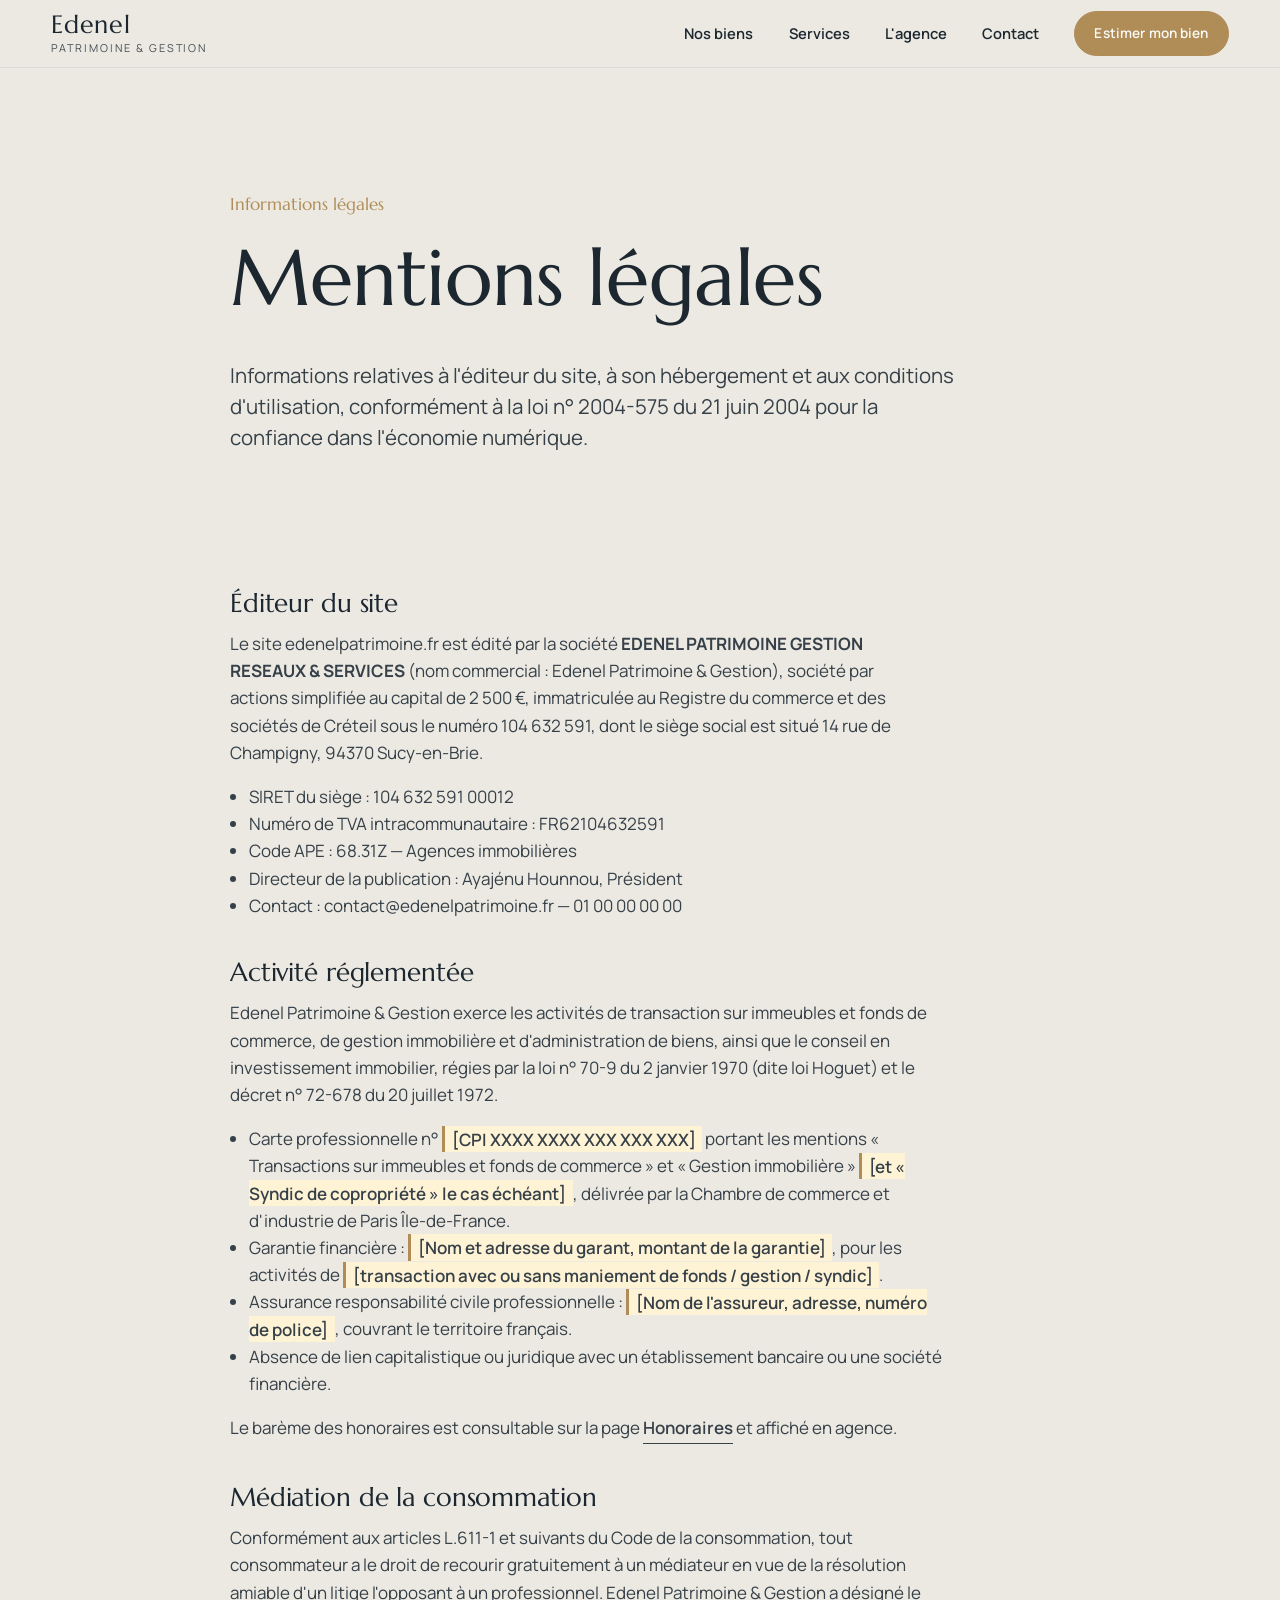
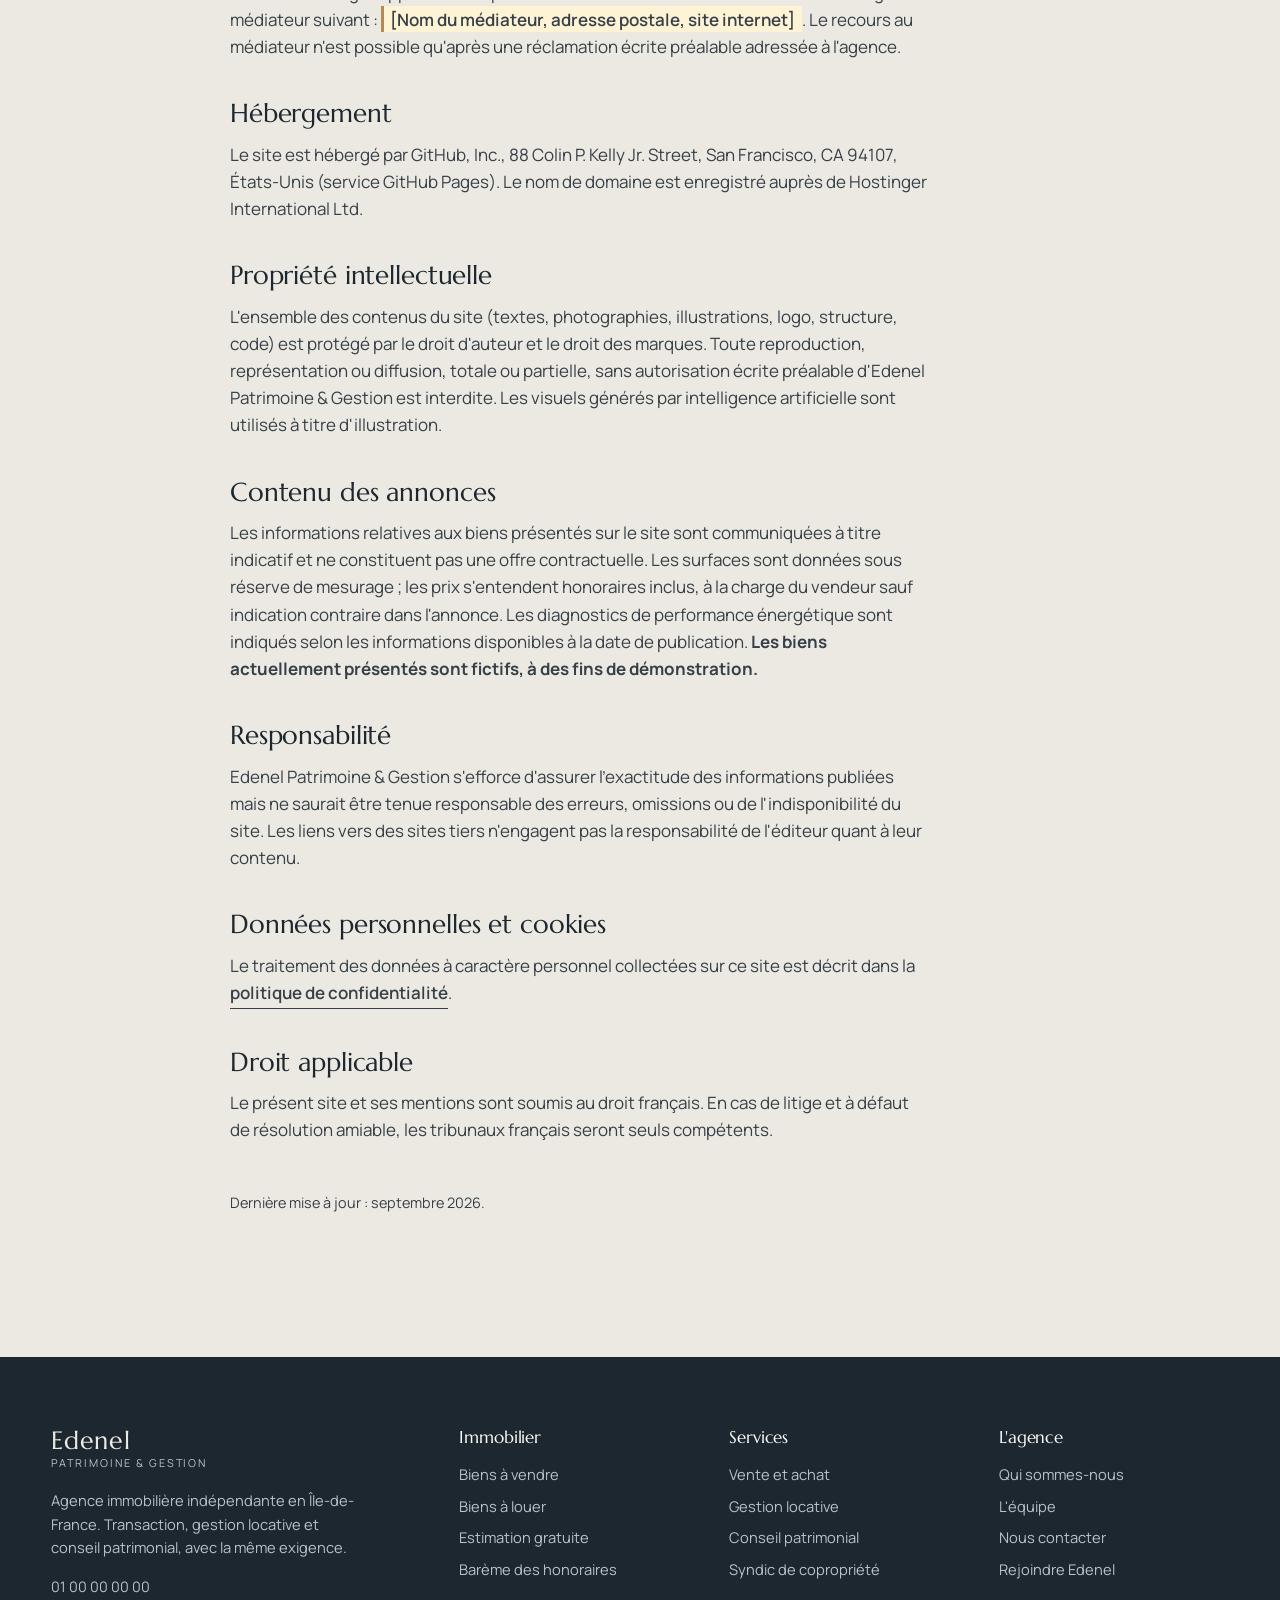
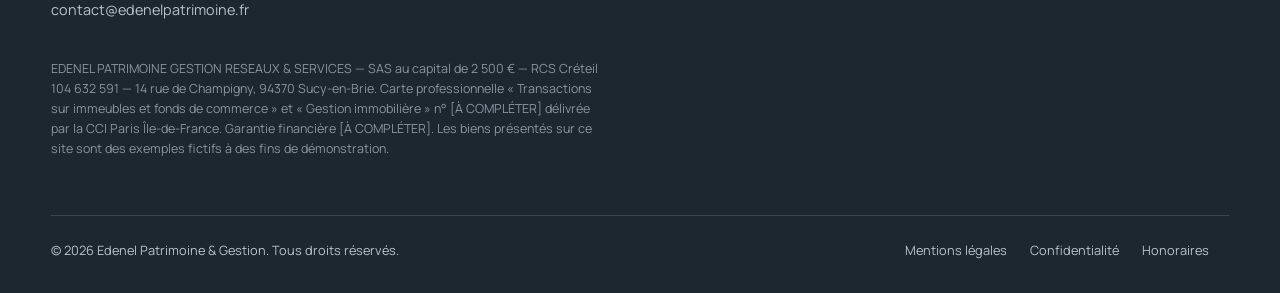
<file: mentions-legales.html>
<!DOCTYPE html>
<html lang="fr" class="page-fade">
<head>
<meta charset="utf-8">
<meta name="viewport" content="width=device-width, initial-scale=1">
<title>Mentions légales | Edenel Patrimoine &amp; Gestion</title>
<meta name="description" content="Mentions légales du site d'Edenel Patrimoine & Gestion, agence immobilière en Île-de-France.">
<meta property="og:title" content="Mentions légales | Edenel Patrimoine &amp; Gestion">
<meta property="og:description" content="Mentions légales du site d'Edenel Patrimoine & Gestion, agence immobilière en Île-de-France.">
<meta property="og:type" content="website">
<meta property="og:image" content="assets/img/pages/og-image.jpg">
<link rel="icon" href="assets/favicon.svg" type="image/svg+xml">
<link rel="preconnect" href="https://fonts.googleapis.com">
<link rel="preconnect" href="https://fonts.gstatic.com" crossorigin>
<link href="https://fonts.googleapis.com/css2?family=Manrope:wght@400;500;600;700&family=Marcellus&display=swap" rel="stylesheet">
<link rel="stylesheet" href="css/style.css">
</head>
<body>
<a class="skip" href="#main" style="position:absolute;left:-999px;top:0;background:#fff;padding:.5rem">Aller au contenu</a>
<header class="header header--dark-page">
  <div class="wrap">
    <a class="brand" href="index.html" aria-label="Edenel Patrimoine &amp; Gestion — accueil">
      <span class="brand__name">Edenel</span>
      <span class="brand__sub">Patrimoine &amp; Gestion</span>
    </a>
    <nav class="nav" aria-label="Navigation principale">
      <a href="biens.html">Nos biens</a>
      <a href="services.html">Services</a>
      <a href="a-propos.html">L'agence</a>
      <a href="contact.html">Contact</a>
      <a class="btn" href="estimation.html">Estimer mon bien</a>
    </nav>
    <button class="burger" aria-expanded="false" aria-controls="mobile-nav" aria-label="Ouvrir le menu"><span></span><span></span><span></span></button>
  </div>
</header>
<div class="mobile-nav" id="mobile-nav">
  <a href="index.html">Accueil</a>
  <a href="biens.html">Nos biens</a>
  <a href="services.html">Services</a>
  <a href="a-propos.html">L'agence</a>
  <a href="estimation.html">Estimer mon bien</a>
  <a href="contact.html">Contact</a>
  <p class="mobile-nav__foot">Île-de-France · 01 00 00 00 00 · contact@edenelpatrimoine.fr</p>
</div>
<main id="main">

<section class="page-hero">
  <div class="wrap wrap--narrow">
    <span class="kicker">Informations légales</span>
    <h1>Mentions légales</h1>
    <p class="lead">Informations relatives à l'éditeur du site, à son hébergement et aux conditions d'utilisation, conformément à la loi n° 2004-575 du 21 juin 2004 pour la confiance dans l'économie numérique.</p>
  </div>
</section>
<section class="section legal" style="padding-top:0">
  <div class="wrap wrap--narrow">
        <h2>Éditeur du site</h2>
    <p>Le site edenelpatrimoine.fr est édité par la société <strong>EDENEL PATRIMOINE GESTION RESEAUX &amp; SERVICES</strong> (nom commercial : Edenel Patrimoine &amp; Gestion), société par actions simplifiée au capital de 2 500 €, immatriculée au Registre du commerce et des sociétés de Créteil sous le numéro 104 632 591, dont le siège social est situé 14 rue de Champigny, 94370 Sucy-en-Brie.</p>
    <ul>
      <li>SIRET du siège : 104 632 591 00012</li>
      <li>Numéro de TVA intracommunautaire : FR62104632591</li>
      <li>Code APE : 68.31Z — Agences immobilières</li>
      <li>Directeur de la publication : Ayajénu Hounnou, Président</li>
      <li>Contact : contact@edenelpatrimoine.fr — 01 00 00 00 00</li>
    </ul>

    <h2>Activité réglementée</h2>
    <p>Edenel Patrimoine &amp; Gestion exerce les activités de transaction sur immeubles et fonds de commerce, de gestion immobilière et d'administration de biens, ainsi que le conseil en investissement immobilier, régies par la loi n° 70-9 du 2 janvier 1970 (dite loi Hoguet) et le décret n° 72-678 du 20 juillet 1972.</p>
    <ul>
      <li>Carte professionnelle n° <span class="todo">[CPI XXXX XXXX XXX XXX XXX]</span> portant les mentions « Transactions sur immeubles et fonds de commerce » et « Gestion immobilière » <span class="todo">[et « Syndic de copropriété » le cas échéant]</span>, délivrée par la Chambre de commerce et d'industrie de Paris Île-de-France.</li>
      <li>Garantie financière : <span class="todo">[Nom et adresse du garant, montant de la garantie]</span>, pour les activités de <span class="todo">[transaction avec ou sans maniement de fonds / gestion / syndic]</span>.</li>
      <li>Assurance responsabilité civile professionnelle : <span class="todo">[Nom de l'assureur, adresse, numéro de police]</span>, couvrant le territoire français.</li>
      <li>Absence de lien capitalistique ou juridique avec un établissement bancaire ou une société financière.</li>
    </ul>
    <p>Le barème des honoraires est consultable sur la page <a class="link" href="honoraires.html">Honoraires</a> et affiché en agence.</p>

    <h2>Médiation de la consommation</h2>
    <p>Conformément aux articles L.611-1 et suivants du Code de la consommation, tout consommateur a le droit de recourir gratuitement à un médiateur en vue de la résolution amiable d'un litige l'opposant à un professionnel. Edenel Patrimoine &amp; Gestion a désigné le médiateur suivant : <span class="todo">[Nom du médiateur, adresse postale, site internet]</span>. Le recours au médiateur n'est possible qu'après une réclamation écrite préalable adressée à l'agence.</p>

    <h2>Hébergement</h2>
    <p>Le site est hébergé par GitHub, Inc., 88 Colin P. Kelly Jr. Street, San Francisco, CA 94107, États-Unis (service GitHub Pages). Le nom de domaine est enregistré auprès de Hostinger International Ltd.</p>

    <h2>Propriété intellectuelle</h2>
    <p>L'ensemble des contenus du site (textes, photographies, illustrations, logo, structure, code) est protégé par le droit d'auteur et le droit des marques. Toute reproduction, représentation ou diffusion, totale ou partielle, sans autorisation écrite préalable d'Edenel Patrimoine &amp; Gestion est interdite. Les visuels générés par intelligence artificielle sont utilisés à titre d'illustration.</p>

    <h2>Contenu des annonces</h2>
    <p>Les informations relatives aux biens présentés sur le site sont communiquées à titre indicatif et ne constituent pas une offre contractuelle. Les surfaces sont données sous réserve de mesurage ; les prix s'entendent honoraires inclus, à la charge du vendeur sauf indication contraire dans l'annonce. Les diagnostics de performance énergétique sont indiqués selon les informations disponibles à la date de publication. <strong>Les biens actuellement présentés sont fictifs, à des fins de démonstration.</strong></p>

    <h2>Responsabilité</h2>
    <p>Edenel Patrimoine &amp; Gestion s'efforce d'assurer l'exactitude des informations publiées mais ne saurait être tenue responsable des erreurs, omissions ou de l'indisponibilité du site. Les liens vers des sites tiers n'engagent pas la responsabilité de l'éditeur quant à leur contenu.</p>

    <h2>Données personnelles et cookies</h2>
    <p>Le traitement des données à caractère personnel collectées sur ce site est décrit dans la <a class="link" href="confidentialite.html">politique de confidentialité</a>.</p>

    <h2>Droit applicable</h2>
    <p>Le présent site et ses mentions sont soumis au droit français. En cas de litige et à défaut de résolution amiable, les tribunaux français seront seuls compétents.</p>

    <p class="small muted" style="margin-top:3rem">Dernière mise à jour : septembre 2026.</p>
  </div>
</section>

</main>
<footer class="footer">
  <div class="wrap">
    <div class="footer__grid">
      <div>
        <a class="brand" href="index.html"><span class="brand__name">Edenel</span><span class="brand__sub">Patrimoine &amp; Gestion</span></a>
        <p style="margin-top:1.25rem;max-width:34ch">Agence immobilière indépendante en Île-de-France. Transaction, gestion locative et conseil patrimonial, avec la même exigence.</p>
        <p class="small">01 00 00 00 00<br>contact@edenelpatrimoine.fr</p>
      </div>
      <div>
        <h4>Immobilier</h4>
        <ul>
          <li><a href="biens.html?statut=vente">Biens à vendre</a></li>
          <li><a href="biens.html?statut=location">Biens à louer</a></li>
          <li><a href="estimation.html">Estimation gratuite</a></li>
          <li><a href="honoraires.html">Barème des honoraires</a></li>
        </ul>
      </div>
      <div>
        <h4>Services</h4>
        <ul>
          <li><a href="services.html#transaction">Vente et achat</a></li>
          <li><a href="services.html#gestion">Gestion locative</a></li>
          <li><a href="services.html#patrimoine">Conseil patrimonial</a></li>
          <li><a href="services.html#syndic">Syndic de copropriété</a></li>
        </ul>
      </div>
      <div>
        <h4>L'agence</h4>
        <ul>
          <li><a href="a-propos.html">Qui sommes-nous</a></li>
          <li><a href="a-propos.html#equipe">L'équipe</a></li>
          <li><a href="contact.html">Nous contacter</a></li>
          <li><a href="contact.html#recrutement">Rejoindre Edenel</a></li>
        </ul>
      </div>
    </div>
    <p class="footer__legal">EDENEL PATRIMOINE GESTION RESEAUX &amp; SERVICES — SAS au capital de 2 500 € — RCS Créteil 104 632 591 — 14 rue de Champigny, 94370 Sucy-en-Brie. Carte professionnelle « Transactions sur immeubles et fonds de commerce » et « Gestion immobilière » n° [À COMPLÉTER] délivrée par la CCI Paris Île-de-France. Garantie financière [À COMPLÉTER]. Les biens présentés sur ce site sont des exemples fictifs à des fins de démonstration.</p>
    <div class="footer__bottom">
      <div>© <span data-year>2026</span> Edenel Patrimoine &amp; Gestion. Tous droits réservés.</div>
      <div>
        <a href="mentions-legales.html">Mentions légales</a>
        <a href="confidentialite.html">Confidentialité</a>
        <a href="honoraires.html">Honoraires</a>
      </div>
    </div>
  </div>
</footer>
<script src="js/data.js"></script>
<script src="js/main.js"></script>
</body>
</html>
</file>
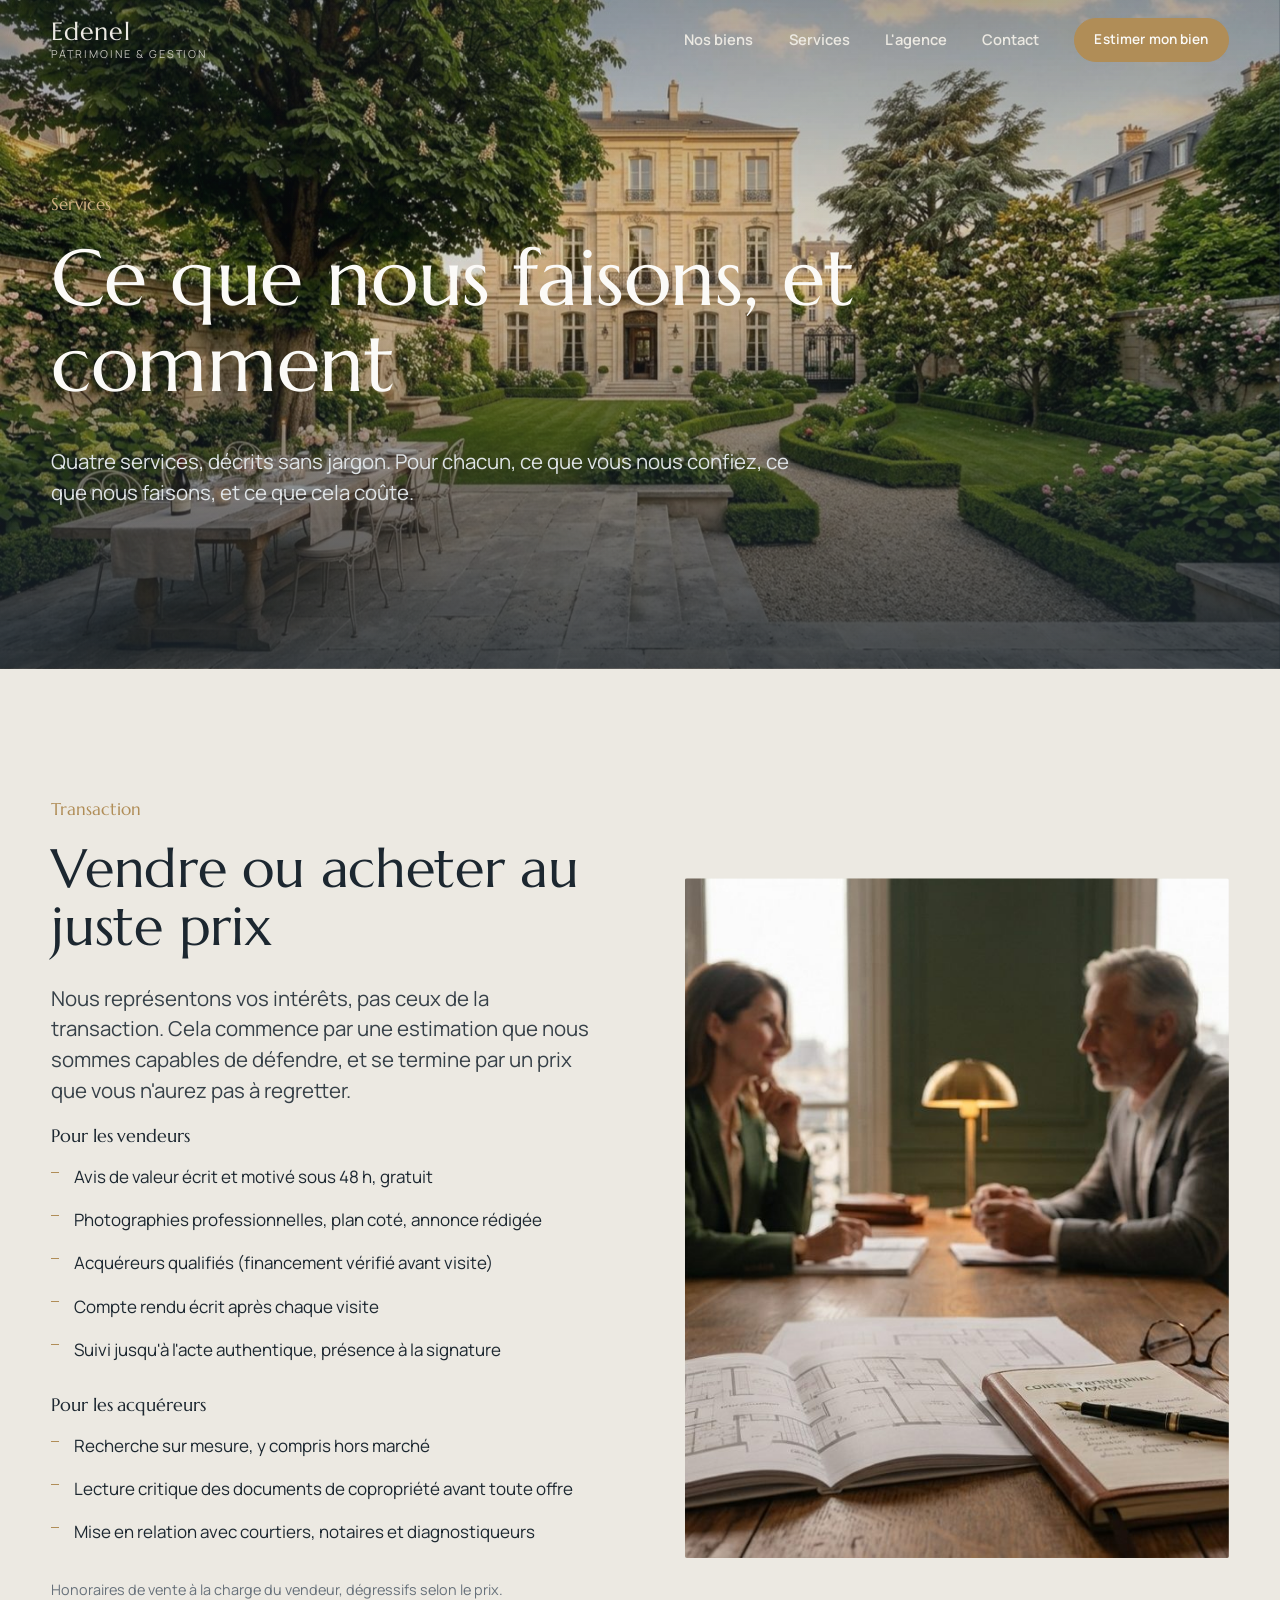
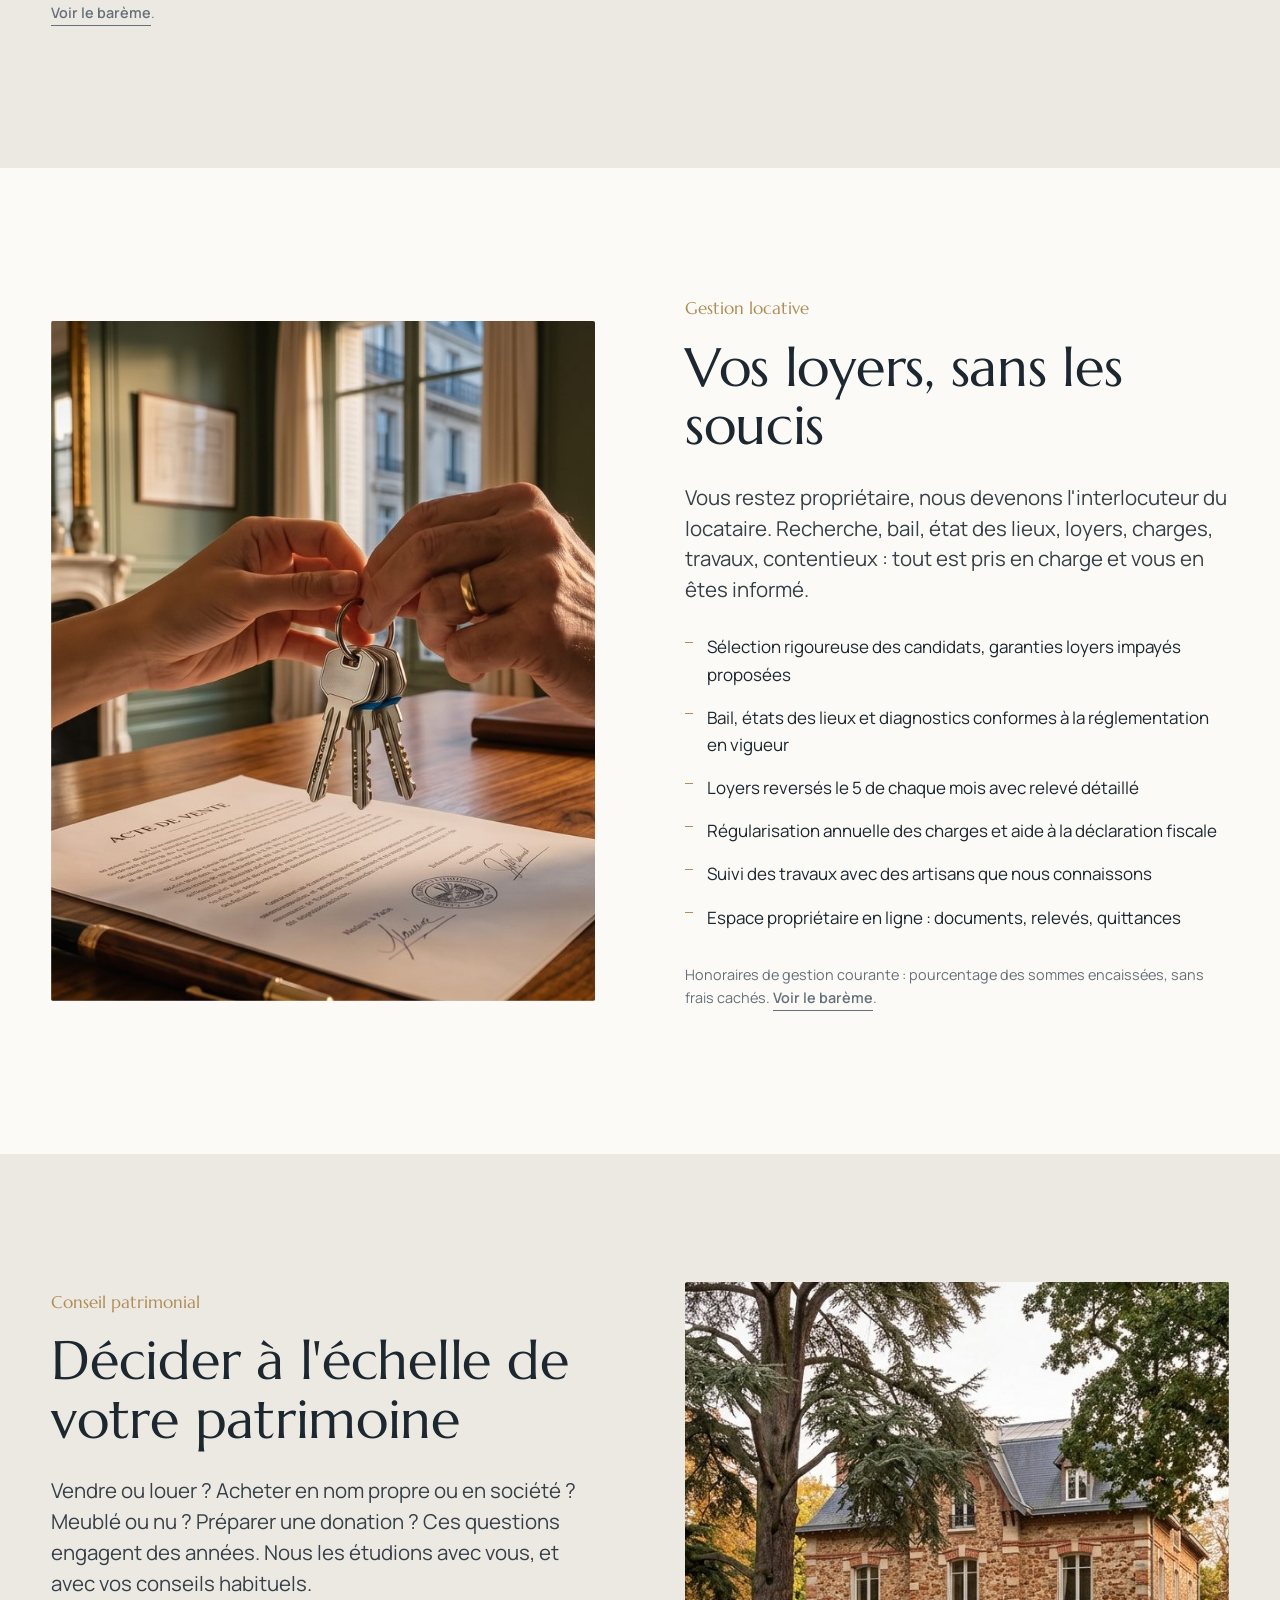
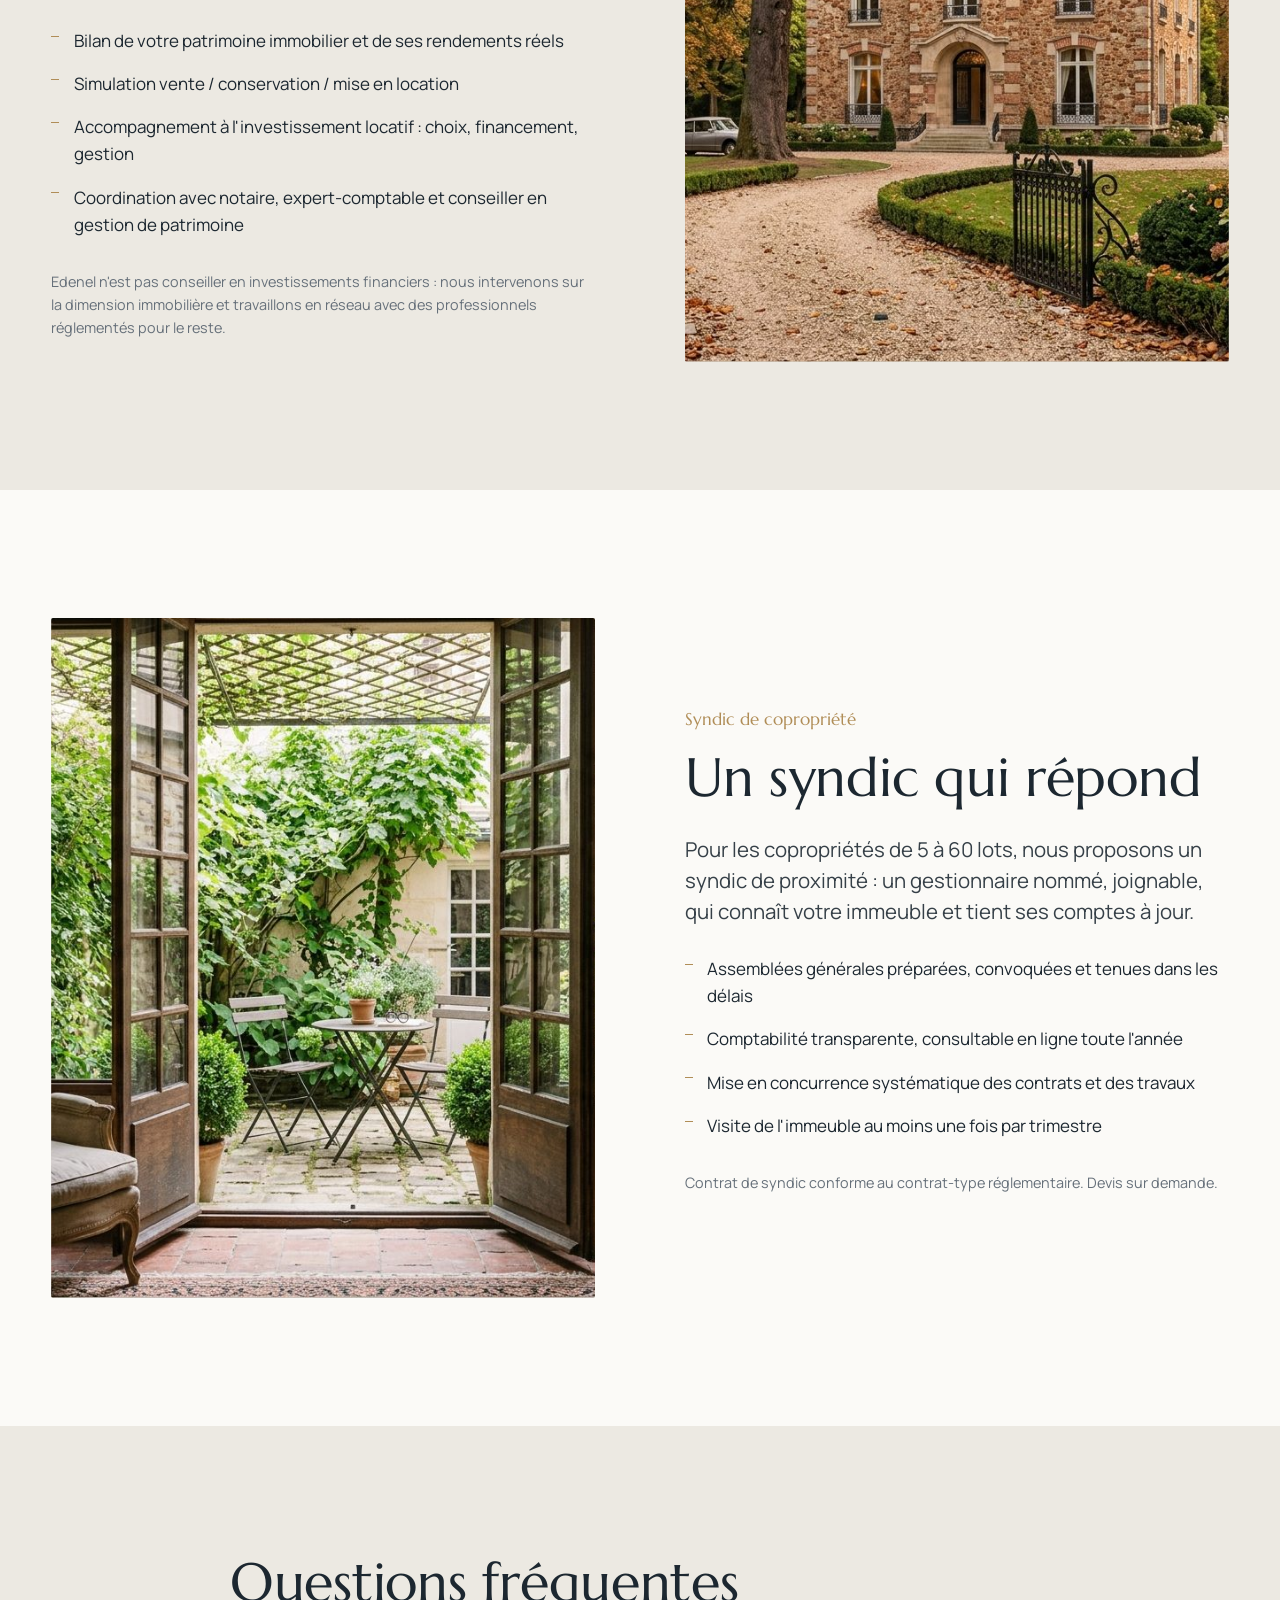
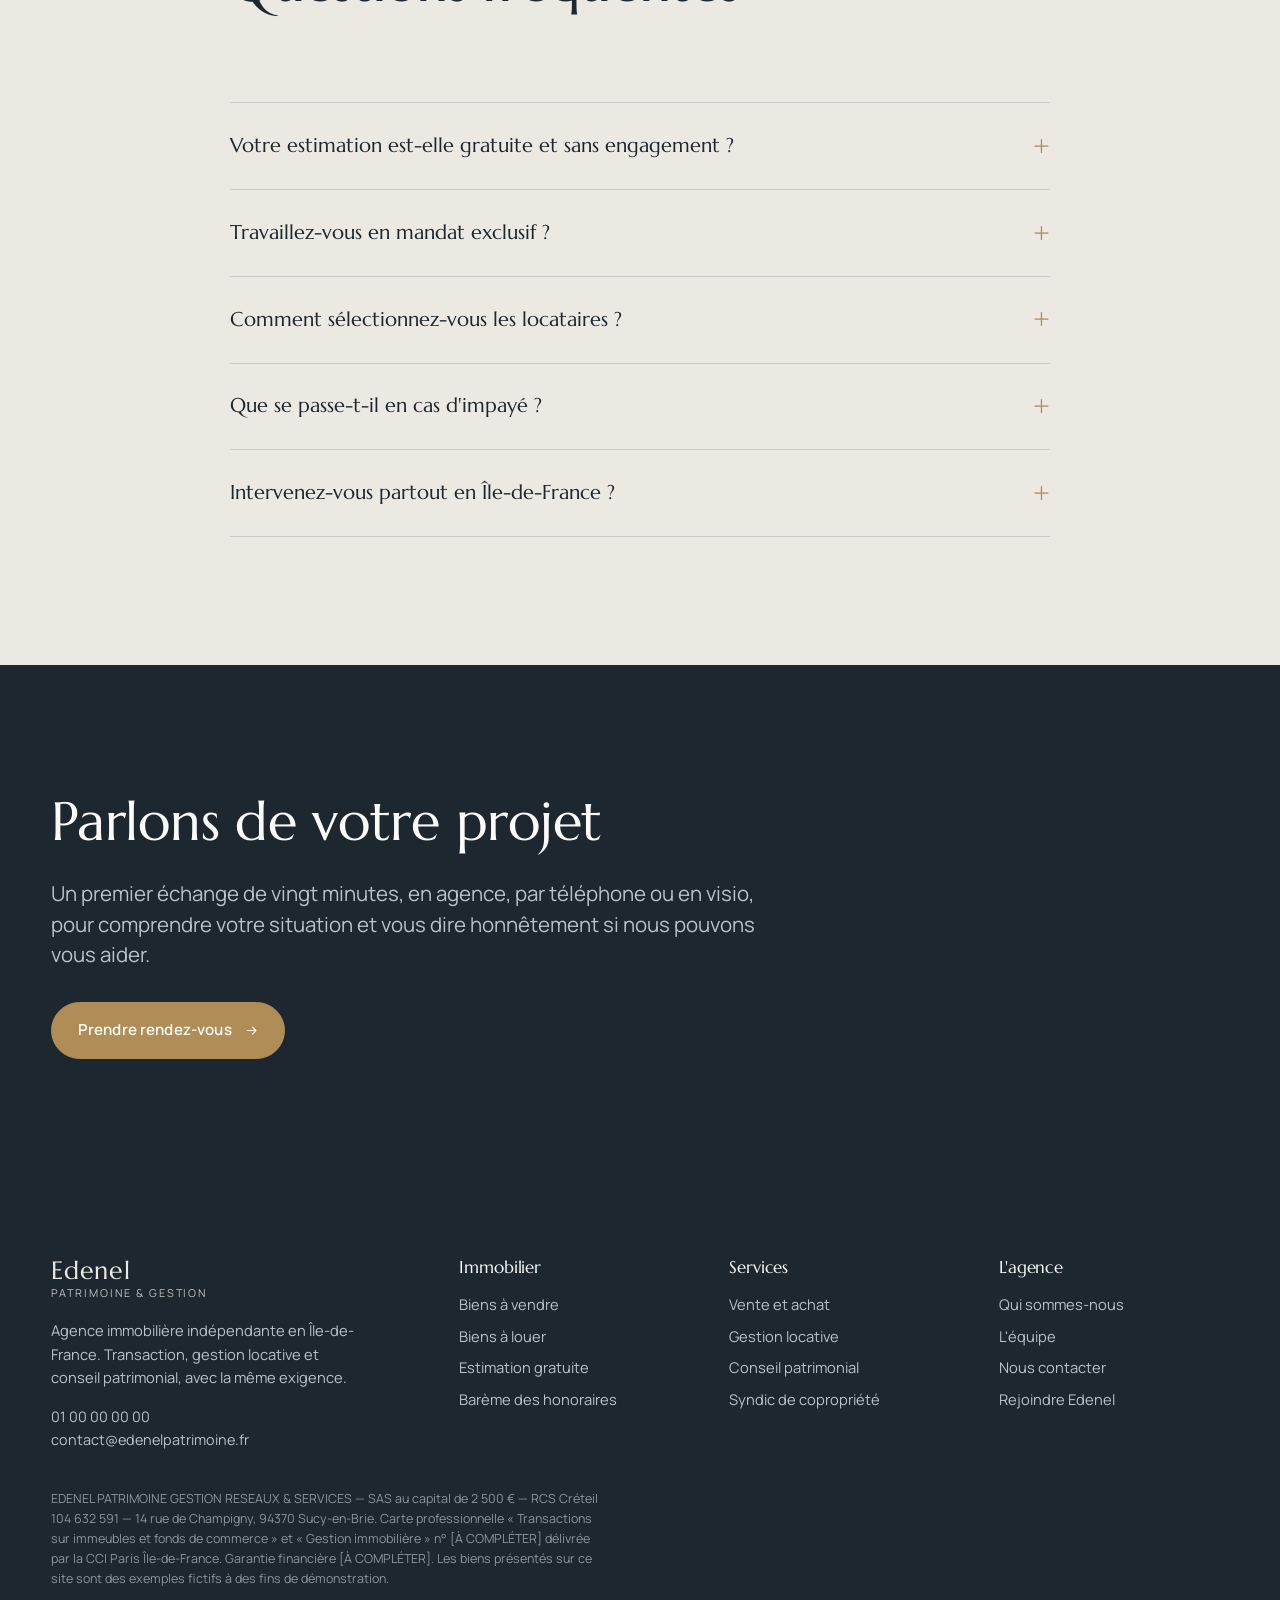
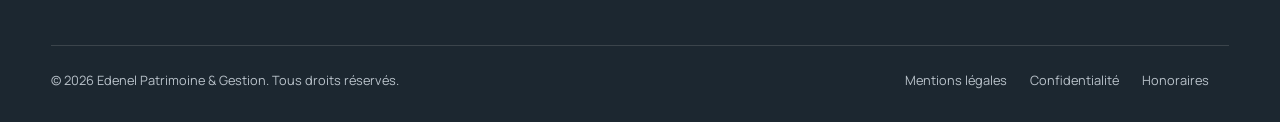
<file: services.html>
<!DOCTYPE html>
<html lang="fr" class="page-fade">
<head>
<meta charset="utf-8">
<meta name="viewport" content="width=device-width, initial-scale=1">
<title>Services : transaction, gestion locative, conseil, syndic | Edenel Patrimoine &amp; Gestion</title>
<meta name="description" content="Vente, achat, gestion locative, conseil patrimonial et syndic de copropriété en Île-de-France. Des services décrits sans jargon.">
<meta property="og:title" content="Services : transaction, gestion locative, conseil, syndic | Edenel Patrimoine &amp; Gestion">
<meta property="og:description" content="Vente, achat, gestion locative, conseil patrimonial et syndic de copropriété en Île-de-France. Des services décrits sans jargon.">
<meta property="og:type" content="website">
<meta property="og:image" content="assets/img/pages/og-image.jpg">
<link rel="icon" href="assets/favicon.svg" type="image/svg+xml">
<link rel="preconnect" href="https://fonts.googleapis.com">
<link rel="preconnect" href="https://fonts.gstatic.com" crossorigin>
<link href="https://fonts.googleapis.com/css2?family=Manrope:wght@400;500;600;700&family=Marcellus&display=swap" rel="stylesheet">
<link rel="stylesheet" href="css/style.css">
</head>
<body>
<a class="skip" href="#main" style="position:absolute;left:-999px;top:0;background:#fff;padding:.5rem">Aller au contenu</a>
<header class="header">
  <div class="wrap">
    <a class="brand" href="index.html" aria-label="Edenel Patrimoine &amp; Gestion — accueil">
      <span class="brand__name">Edenel</span>
      <span class="brand__sub">Patrimoine &amp; Gestion</span>
    </a>
    <nav class="nav" aria-label="Navigation principale">
      <a href="biens.html">Nos biens</a>
      <a href="services.html">Services</a>
      <a href="a-propos.html">L'agence</a>
      <a href="contact.html">Contact</a>
      <a class="btn" href="estimation.html">Estimer mon bien</a>
    </nav>
    <button class="burger" aria-expanded="false" aria-controls="mobile-nav" aria-label="Ouvrir le menu"><span></span><span></span><span></span></button>
  </div>
</header>
<div class="mobile-nav" id="mobile-nav">
  <a href="index.html">Accueil</a>
  <a href="biens.html">Nos biens</a>
  <a href="services.html">Services</a>
  <a href="a-propos.html">L'agence</a>
  <a href="estimation.html">Estimer mon bien</a>
  <a href="contact.html">Contact</a>
  <p class="mobile-nav__foot">Île-de-France · 01 00 00 00 00 · contact@edenelpatrimoine.fr</p>
</div>
<main id="main">

<section class="page-hero page-hero--image">
  <div class="hero__media"><img src="assets/img/pages/services-hero.jpg" alt="Clés d'appartement posées sur un plan cadastral et un dossier de vente, lumière naturelle"></div>
  <div class="wrap" style="padding-bottom:4rem">
    <span class="kicker" style="color:var(--laiton-2)">Services</span>
    <h1>Ce que nous faisons, et comment</h1>
    <p class="lead">Quatre services, décrits sans jargon. Pour chacun, ce que vous nous confiez, ce que nous faisons, et ce que cela coûte.</p>
  </div>
</section>

<section class="section" id="transaction">
  <div class="wrap split">
    <div>
      <span class="kicker">Transaction</span>
      <h2>Vendre ou acheter au juste prix</h2>
      <p class="lead">Nous représentons vos intérêts, pas ceux de la transaction. Cela commence par une estimation que nous sommes capables de défendre, et se termine par un prix que vous n'aurez pas à regretter.</p>
      <h4>Pour les vendeurs</h4>
      <ul class="atouts">
        <li>Avis de valeur écrit et motivé sous 48 h, gratuit</li>
        <li>Photographies professionnelles, plan coté, annonce rédigée</li>
        <li>Acquéreurs qualifiés (financement vérifié avant visite)</li>
        <li>Compte rendu écrit après chaque visite</li>
        <li>Suivi jusqu'à l'acte authentique, présence à la signature</li>
      </ul>
      <h4 style="margin-top:1.5rem">Pour les acquéreurs</h4>
      <ul class="atouts">
        <li>Recherche sur mesure, y compris hors marché</li>
        <li>Lecture critique des documents de copropriété avant toute offre</li>
        <li>Mise en relation avec courtiers, notaires et diagnostiqueurs</li>
      </ul>
      <p class="small muted" style="margin-top:1.5rem">Honoraires de vente à la charge du vendeur, dégressifs selon le prix. <a class="link" href="honoraires.html">Voir le barème</a>.</p>
    </div>
    <div class="split__media reveal-img"><div class="ph " data-label="Services — Transaction"><img src="assets/img/pages/services-transaction.jpg" alt="Conseiller Edenel faisant visiter un appartement haussmannien lumineux à un couple" loading="lazy"></div></div>
  </div>
</section>

<section class="section section--blanc" id="gestion">
  <div class="wrap split split--rev">
    <div>
      <span class="kicker">Gestion locative</span>
      <h2>Vos loyers, sans les soucis</h2>
      <p class="lead">Vous restez propriétaire, nous devenons l'interlocuteur du locataire. Recherche, bail, état des lieux, loyers, charges, travaux, contentieux : tout est pris en charge et vous en êtes informé.</p>
      <ul class="atouts">
        <li>Sélection rigoureuse des candidats, garanties loyers impayés proposées</li>
        <li>Bail, états des lieux et diagnostics conformes à la réglementation en vigueur</li>
        <li>Loyers reversés le 5 de chaque mois avec relevé détaillé</li>
        <li>Régularisation annuelle des charges et aide à la déclaration fiscale</li>
        <li>Suivi des travaux avec des artisans que nous connaissons</li>
        <li>Espace propriétaire en ligne : documents, relevés, quittances</li>
      </ul>
      <p class="small muted" style="margin-top:1.5rem">Honoraires de gestion courante : pourcentage des sommes encaissées, sans frais cachés. <a class="link" href="honoraires.html">Voir le barème</a>.</p>
    </div>
    <div class="split__media reveal-img"><div class="ph " data-label="Services — Gestion locative"><img src="assets/img/pages/services-gestion.jpg" alt="Gestionnaire Edenel remettant les clés à un locataire dans une entrée d'immeuble parisienne" loading="lazy"></div></div>
  </div>
</section>

<section class="section" id="patrimoine">
  <div class="wrap split">
    <div>
      <span class="kicker">Conseil patrimonial</span>
      <h2>Décider à l'échelle de votre patrimoine</h2>
      <p class="lead">Vendre ou louer&nbsp;? Acheter en nom propre ou en société&nbsp;? Meublé ou nu&nbsp;? Préparer une donation&nbsp;? Ces questions engagent des années. Nous les étudions avec vous, et avec vos conseils habituels.</p>
      <ul class="atouts">
        <li>Bilan de votre patrimoine immobilier et de ses rendements réels</li>
        <li>Simulation vente / conservation / mise en location</li>
        <li>Accompagnement à l'investissement locatif : choix, financement, gestion</li>
        <li>Coordination avec notaire, expert-comptable et conseiller en gestion de patrimoine</li>
      </ul>
      <p class="small muted" style="margin-top:1.5rem">Edenel n'est pas conseiller en investissements financiers : nous intervenons sur la dimension immobilière et travaillons en réseau avec des professionnels réglementés pour le reste.</p>
    </div>
    <div class="split__media reveal-img"><div class="ph " data-label="Services — Conseil patrimonial"><img src="assets/img/pages/services-patrimoine.jpg" alt="Réunion de conseil autour d'une table en chêne avec plans et documents, bureau lumineux" loading="lazy"></div></div>
  </div>
</section>

<section class="section section--blanc" id="syndic">
  <div class="wrap split split--rev">
    <div>
      <span class="kicker">Syndic de copropriété</span>
      <h2>Un syndic qui répond</h2>
      <p class="lead">Pour les copropriétés de 5 à 60 lots, nous proposons un syndic de proximité : un gestionnaire nommé, joignable, qui connaît votre immeuble et tient ses comptes à jour.</p>
      <ul class="atouts">
        <li>Assemblées générales préparées, convoquées et tenues dans les délais</li>
        <li>Comptabilité transparente, consultable en ligne toute l'année</li>
        <li>Mise en concurrence systématique des contrats et des travaux</li>
        <li>Visite de l'immeuble au moins une fois par trimestre</li>
      </ul>
      <p class="small muted" style="margin-top:1.5rem">Contrat de syndic conforme au contrat-type réglementaire. Devis sur demande.</p>
    </div>
    <div class="split__media reveal-img"><div class="ph " data-label="Services — Syndic"><img src="assets/img/pages/services-syndic.jpg" alt="Cage d'escalier d'un immeuble parisien ancien restaurée, rampe en fer forgé et lumière zénithale" loading="lazy"></div></div>
  </div>
</section>

<section class="section">
  <div class="wrap wrap--narrow">
    <div class="section-head" style="grid-template-columns:1fr"><h2 class="reveal">Questions fréquentes</h2></div>
    <div class="faq">
      <details><summary>Votre estimation est-elle gratuite et sans engagement&nbsp;?</summary><div class="faq__body">Oui. La fourchette en ligne comme l'avis de valeur écrit après visite sont gratuits. Vous n'avez aucune obligation de nous confier la vente ensuite.</div></details>
      <details><summary>Travaillez-vous en mandat exclusif&nbsp;?</summary><div class="faq__body">Nous le proposons parce qu'il permet une mise en valeur cohérente et évite qu'un même bien apparaisse à plusieurs prix. Mais nous acceptons aussi les mandats simples. Dans les deux cas, le mandat est résiliable dans les conditions légales.</div></details>
      <details><summary>Comment sélectionnez-vous les locataires&nbsp;?</summary><div class="faq__body">Sur dossier complet, avec vérification des pièces et des revenus selon la liste réglementaire, sans aucun critère discriminatoire. Nous vous présentons les candidatures retenues et vous décidez.</div></details>
      <details><summary>Que se passe-t-il en cas d'impayé&nbsp;?</summary><div class="faq__body">Relance dès le premier retard, mise en demeure, puis activation de la garantie loyers impayés si vous l'avez souscrite, ou procédure de recouvrement. Vous êtes informé à chaque étape.</div></details>
      <details><summary>Intervenez-vous partout en Île-de-France&nbsp;?</summary><div class="faq__body">Principalement à Paris, dans les Hauts-de-Seine, les Yvelines, le Val-de-Marne et la Seine-Saint-Denis. Pour les autres départements, parlons-en : cela dépend du bien et de sa localisation.</div></details>
    </div>
  </div>
</section>

<section class="section section--dark cta">
  <div class="wrap">
    <h2 class="reveal">Parlons de votre projet</h2>
    <p class="lead">Un premier échange de vingt minutes, en agence, par téléphone ou en visio, pour comprendre votre situation et vous dire honnêtement si nous pouvons vous aider.</p>
    <div class="cta__row"><a class="btn btn--laiton" href="contact.html">Prendre rendez-vous <svg viewBox="0 0 24 24" fill="none" stroke="currentColor" stroke-width="1.6"><path d="M5 12h14M13 6l6 6-6 6"/></svg></a></div>
  </div>
</section>

</main>
<footer class="footer">
  <div class="wrap">
    <div class="footer__grid">
      <div>
        <a class="brand" href="index.html"><span class="brand__name">Edenel</span><span class="brand__sub">Patrimoine &amp; Gestion</span></a>
        <p style="margin-top:1.25rem;max-width:34ch">Agence immobilière indépendante en Île-de-France. Transaction, gestion locative et conseil patrimonial, avec la même exigence.</p>
        <p class="small">01 00 00 00 00<br>contact@edenelpatrimoine.fr</p>
      </div>
      <div>
        <h4>Immobilier</h4>
        <ul>
          <li><a href="biens.html?statut=vente">Biens à vendre</a></li>
          <li><a href="biens.html?statut=location">Biens à louer</a></li>
          <li><a href="estimation.html">Estimation gratuite</a></li>
          <li><a href="honoraires.html">Barème des honoraires</a></li>
        </ul>
      </div>
      <div>
        <h4>Services</h4>
        <ul>
          <li><a href="services.html#transaction">Vente et achat</a></li>
          <li><a href="services.html#gestion">Gestion locative</a></li>
          <li><a href="services.html#patrimoine">Conseil patrimonial</a></li>
          <li><a href="services.html#syndic">Syndic de copropriété</a></li>
        </ul>
      </div>
      <div>
        <h4>L'agence</h4>
        <ul>
          <li><a href="a-propos.html">Qui sommes-nous</a></li>
          <li><a href="a-propos.html#equipe">L'équipe</a></li>
          <li><a href="contact.html">Nous contacter</a></li>
          <li><a href="contact.html#recrutement">Rejoindre Edenel</a></li>
        </ul>
      </div>
    </div>
    <p class="footer__legal">EDENEL PATRIMOINE GESTION RESEAUX &amp; SERVICES — SAS au capital de 2 500 € — RCS Créteil 104 632 591 — 14 rue de Champigny, 94370 Sucy-en-Brie. Carte professionnelle « Transactions sur immeubles et fonds de commerce » et « Gestion immobilière » n° [À COMPLÉTER] délivrée par la CCI Paris Île-de-France. Garantie financière [À COMPLÉTER]. Les biens présentés sur ce site sont des exemples fictifs à des fins de démonstration.</p>
    <div class="footer__bottom">
      <div>© <span data-year>2026</span> Edenel Patrimoine &amp; Gestion. Tous droits réservés.</div>
      <div>
        <a href="mentions-legales.html">Mentions légales</a>
        <a href="confidentialite.html">Confidentialité</a>
        <a href="honoraires.html">Honoraires</a>
      </div>
    </div>
  </div>
</footer>
<script src="js/data.js"></script>
<script src="js/main.js"></script>
</body>
</html>
</file>
<file: css/style.css>
/* ==========================================================================
   Edenel Patrimoine & Gestion — feuille de style
   Palette : pierre de taille / zinc des toits parisiens / laiton / jardin
   Typographies : Marcellus (titres) · Manrope (texte)
   ========================================================================== */

:root {
  --pierre: #ece9e2;
  --pierre-2: #e2ded4;
  --blanc: #fbfaf7;
  --zinc: #1c2730;
  --zinc-2: #364048;
  --zinc-soft: #66707a;
  --laiton: #b08d57;
  --laiton-2: #d1b283;
  --jardin: #2c4a40;
  --jardin-2: #223b33;

  --font-display: "Marcellus", "Cormorant Garamond", Georgia, serif;
  --font-body: "Manrope", "Helvetica Neue", Arial, sans-serif;

  --measure: 62ch;
  --gutter: clamp(1.25rem, 4vw, 3.5rem);
  --section: clamp(4.5rem, 10vw, 9rem);
  --radius: 2px;

  --ease-out: cubic-bezier(.22, 1, .36, 1);
  --ease-in-out: cubic-bezier(.65, 0, .35, 1);
}

/* ---------- Base ---------- */
*, *::before, *::after { box-sizing: border-box; }
html { scroll-behavior: smooth; -webkit-text-size-adjust: 100%; }
body {
  margin: 0;
  font-family: var(--font-body);
  font-size: 1.0625rem;
  line-height: 1.6;
  color: var(--zinc);
  background: var(--pierre);
  -webkit-font-smoothing: antialiased;
  overflow-x: hidden;
}
html { overflow-x: hidden; }
@supports (overflow-x: clip) { html, body { overflow-x: clip; } }
img { display: block; max-width: 100%; height: auto; }
a { color: inherit; text-decoration: none; }
button { font: inherit; color: inherit; background: none; border: 0; cursor: pointer; }
ul, ol { margin: 0; padding: 0; list-style: none; }
p { margin: 0 0 1em; max-width: var(--measure); }
:focus-visible { outline: 2px solid var(--laiton); outline-offset: 3px; }
::selection { background: var(--laiton-2); color: var(--zinc); }

h1, h2, h3, h4 {
  font-family: var(--font-display);
  font-weight: 400;
  line-height: 1.08;
  letter-spacing: -0.005em;
  margin: 0 0 .5em;
  color: var(--zinc);
}
h1 { font-size: clamp(2.6rem, 6.2vw, 5.4rem); }
h2 { font-size: clamp(2rem, 4.2vw, 3.4rem); }
h3 { font-size: clamp(1.35rem, 2.2vw, 1.75rem); }
h4 { font-size: 1.15rem; }
.lead { font-size: clamp(1.15rem, 1.6vw, 1.35rem); line-height: 1.5; color: var(--zinc-2); }
.muted { color: var(--zinc-soft); }
.small { font-size: .9rem; }
.kicker {
  font-family: var(--font-display);
  font-size: 1.05rem;
  color: var(--laiton);
  margin-bottom: 1rem;
  display: block;
}

.wrap { width: min(100% - 2 * var(--gutter), 1280px); margin-inline: auto; }
.wrap--narrow { width: min(100% - 2 * var(--gutter), 820px); margin-inline: auto; }
.section { padding-block: var(--section); }
.section--tight { padding-block: calc(var(--section) * .6); }
.section--dark { background: var(--zinc); color: var(--pierre); }
.section--dark h1, .section--dark h2, .section--dark h3, .section--dark h4 { color: var(--blanc); }
.section--dark .lead, .section--dark .muted { color: #b9c2ca; }
.section--jardin { background: var(--jardin); color: var(--pierre); }
.section--jardin h2, .section--jardin h3 { color: var(--blanc); }
.section--jardin .muted { color: #b7c6bf; }
.section--jardin .lead { color: #d3ddd8; }
.section--blanc { background: var(--blanc); }

.section-head { display: grid; gap: 1.25rem; margin-bottom: clamp(2.5rem, 5vw, 4rem); }
@media (min-width: 800px) {
  .section-head { grid-template-columns: 1.1fr .9fr; align-items: end; }
  .section-head p { margin: 0 0 .35rem; }
}

/* ---------- Boutons & liens ---------- */
.btn {
  display: inline-flex; align-items: center; gap: .75rem;
  padding: .95rem 1.6rem;
  font-weight: 600; font-size: .95rem; letter-spacing: .01em;
  border: 1px solid var(--zinc);
  border-radius: 999px;
  color: var(--zinc);
  transition: background .35s var(--ease-out), color .35s var(--ease-out), transform .35s var(--ease-out);
}
.btn:hover { background: var(--zinc); color: var(--pierre); transform: translateY(-1px); }
.btn--solid { background: var(--zinc); color: var(--pierre); }
.btn--solid:hover { background: var(--zinc-2); }
.btn--laiton { background: var(--laiton); border-color: var(--laiton); color: var(--blanc); }
.btn--laiton:hover { background: var(--laiton-2); border-color: var(--laiton-2); color: var(--zinc); }
.btn--light { border-color: var(--pierre); color: var(--pierre); }
.btn--light:hover { background: var(--pierre); color: var(--zinc); }
.btn svg { width: 1em; height: 1em; transition: transform .35s var(--ease-out); }
.btn:hover svg { transform: translateX(3px); }

.link {
  position: relative; display: inline-block; font-weight: 600; padding-bottom: .15em;
}
.link::after {
  content: ""; position: absolute; left: 0; bottom: 0; width: 100%; height: 1px;
  background: currentColor; transform-origin: right; transform: scaleX(1);
  transition: transform .45s var(--ease-out);
}
.link:hover::after { transform: scaleX(0); transform-origin: left; animation: relink .45s var(--ease-out) .15s forwards; }
@keyframes relink { from { transform: scaleX(0); transform-origin: left; } to { transform: scaleX(1); transform-origin: left; } }

/* ---------- Header ---------- */
.header {
  position: fixed; inset: 0 0 auto 0; z-index: 50;
  padding: 1.1rem 0;
  transition: background .5s var(--ease-out), padding .5s var(--ease-out), box-shadow .5s;
  color: var(--pierre);
}
.header .wrap { display: flex; align-items: center; justify-content: space-between; gap: 2rem; }
.header--solid, .header--dark-page {
  background: rgba(236, 233, 226, .92);
  backdrop-filter: blur(12px);
  -webkit-backdrop-filter: blur(12px);
  color: var(--zinc);
  padding: .7rem 0;
  box-shadow: 0 1px 0 rgba(28, 39, 48, .08);
}
.brand { display: flex; flex-direction: column; line-height: 1; }
.brand__name { font-family: var(--font-display); font-size: 1.55rem; letter-spacing: .03em; }
.brand__sub { font-size: .68rem; letter-spacing: .18em; text-transform: uppercase; opacity: .8; margin-top: .3rem; }
.nav { display: none; gap: 2.2rem; align-items: center; }
.nav a { font-size: .92rem; font-weight: 600; position: relative; padding: .3rem 0; }
.nav a::after {
  content: ""; position: absolute; left: 0; bottom: 0; height: 1px; width: 100%;
  background: currentColor; transform: scaleX(0); transform-origin: right;
  transition: transform .4s var(--ease-out);
}
.nav a:hover::after { transform: scaleX(1); transform-origin: left; }
.nav .btn { padding: .65rem 1.2rem; font-size: .85rem; }
.nav .btn::after { display: none; }
.header .btn { background: var(--laiton); border-color: var(--laiton); color: var(--blanc); }
.header .btn:hover { background: var(--laiton-2); border-color: var(--laiton-2); color: var(--zinc); }
.burger { display: inline-flex; flex-direction: column; gap: 5px; padding: .5rem; }
@media (min-width: 960px) { .nav { display: flex; } .burger { display: none; } }
.burger span { width: 26px; height: 1.5px; background: currentColor; transition: transform .4s var(--ease-out), opacity .3s; }
.burger[aria-expanded="true"] span:nth-child(1) { transform: translateY(6.5px) rotate(45deg); }
.burger[aria-expanded="true"] span:nth-child(2) { opacity: 0; }
.burger[aria-expanded="true"] span:nth-child(3) { transform: translateY(-6.5px) rotate(-45deg); }

.mobile-nav {
  position: fixed; inset: 0; z-index: 40; background: var(--zinc); color: var(--pierre);
  display: flex; flex-direction: column; justify-content: center; padding: var(--gutter);
  clip-path: inset(0 0 100% 0);
  transition: clip-path .6s var(--ease-in-out);
}
.mobile-nav.is-open { clip-path: inset(0 0 0 0); }
.mobile-nav a { font-family: var(--font-display); font-size: clamp(2rem, 8vw, 3rem); padding: .35rem 0; opacity: 0; transform: translateY(14px); transition: opacity .5s, transform .5s var(--ease-out); }
.mobile-nav.is-open a { opacity: 1; transform: none; }
.mobile-nav.is-open a:nth-child(1) { transition-delay: .25s } .mobile-nav.is-open a:nth-child(2) { transition-delay: .3s }
.mobile-nav.is-open a:nth-child(3) { transition-delay: .35s } .mobile-nav.is-open a:nth-child(4) { transition-delay: .4s }
.mobile-nav.is-open a:nth-child(5) { transition-delay: .45s } .mobile-nav.is-open a:nth-child(6) { transition-delay: .5s }
.mobile-nav__foot { margin-top: 2rem; font-size: .9rem; color: #b9c2ca; }
body.nav-open { overflow: hidden; }

/* ---------- Transitions de page ---------- */
.page-fade main { opacity: 0; transform: translateY(18px); }
.page-fade.is-loaded main { animation: pagein .5s var(--ease-out) forwards; }
.is-leaving main, .is-leaving .header, .is-leaving .footer { opacity: 0; transition: opacity .2s ease-out; }
@keyframes pagein { from { opacity: 0; transform: translateY(18px) } to { opacity: 1; transform: none } }
@media (prefers-reduced-motion: reduce) { .page-fade main { transform: none; } .page-fade.is-loaded main { animation: pagefade .45s ease-out forwards; } }
@keyframes pagefade { from { opacity: 0 } to { opacity: 1 } }

/* ---------- Préchargement (accueil) ---------- */
.preloader {
  position: fixed; inset: 0; z-index: 100; display: grid; place-items: center;
  background: linear-gradient(160deg, #3a4a56, #1c2730); color: var(--pierre);
  text-align: center; transition: opacity .9s var(--ease-in-out), visibility 0s .9s;
}
.preloader__brand { font-family: var(--font-display); font-size: clamp(2rem, 6vw, 3.6rem); letter-spacing: .04em; line-height: 1.1; opacity: 0; transform: translateY(10px); animation: fadeup 1s var(--ease-out) .15s forwards; }
.preloader__sub { display: block; font-family: var(--font-body); font-size: clamp(.7rem, 1.6vw, .85rem); letter-spacing: .28em; text-transform: uppercase; color: var(--laiton-2); margin-top: .9rem; opacity: 0; animation: fadeup 1s var(--ease-out) .45s forwards; }
.preloader__line { display: block; width: 0; height: 1px; background: var(--laiton-2); margin: 1.4rem auto 0; animation: growline 1.2s var(--ease-in-out) .6s forwards; }
@keyframes growline { to { width: 72px } }
.is-loaded .preloader { opacity: 0; visibility: hidden; pointer-events: none; }
html:has(.preloader):not(.is-loaded) { overflow: hidden; }

/* ---------- Hero (accueil) ---------- */
.hero {
  position: relative; min-height: 100svh; display: grid; align-items: end;
  color: var(--pierre); overflow: hidden; isolation: isolate;
}
.hero__media { position: absolute; inset: 0; z-index: -1; background: linear-gradient(160deg, #3a4a56, #1c2730); }
.hero__media img { width: 100%; height: 100%; object-fit: cover; will-change: transform; }
.hero__media::after {
  content: ""; position: absolute; inset: 0;
  background: linear-gradient(180deg, rgba(28,39,48,.35) 0%, rgba(28,39,48,.15) 40%, rgba(28,39,48,.78) 100%);
}
.hero__inner { padding-bottom: clamp(3rem, 7vw, 6rem); padding-top: 9rem; }
.hero h1 { color: var(--blanc); max-width: 14ch; }
.hero .lead { color: #dfe4e7; max-width: 46ch; }
.hero__actions { display: flex; flex-wrap: wrap; gap: 1rem; margin-top: 2rem; }
.hero__foot {
  display: flex; justify-content: space-between; align-items: flex-end; gap: 2rem;
  margin-top: 3.5rem; padding-top: 1.25rem; border-top: 1px solid rgba(236,233,226,.25);
  font-size: .85rem; color: #c9d0d5;
}
.hero__scroll { display: inline-flex; align-items: center; gap: .6rem; }
.hero__scroll i { display: block; width: 1px; height: 38px; background: var(--laiton-2); transform-origin: top; animation: scrollline 2.2s var(--ease-in-out) infinite; }
@keyframes scrollline { 0% { transform: scaleY(0); transform-origin: top } 45% { transform: scaleY(1); transform-origin: top } 55% { transform: scaleY(1); transform-origin: bottom } 100% { transform: scaleY(0); transform-origin: bottom } }

/* Séquence d'entrée (unique moment orchestré) */
.hero__media { clip-path: inset(100% 0 0 0); }
.hero__media img { transform: scale(1.12); }
.hero .rise { display: block; overflow: hidden; }
.hero .rise > span { display: block; transform: translateY(110%); }
.hero .fade { opacity: 0; transform: translateY(12px); }
.is-loaded .hero__media { animation: curtain 1.4s var(--ease-in-out) forwards; }
.is-loaded .preloader ~ main .hero__media { animation-delay: .2s; }
.is-loaded .hero__media img { animation: settle 2.2s var(--ease-out) .2s forwards; }
.is-loaded .hero .rise > span { animation: riseup 1.1s var(--ease-out) forwards; }
.is-loaded .hero .rise:nth-child(2) > span { animation-delay: .1s }
.is-loaded .hero .rise:nth-child(3) > span { animation-delay: .2s }
.is-loaded .hero .fade { animation: fadeup .9s var(--ease-out) 1s forwards; }
.is-loaded .hero .fade--late { animation-delay: 1.25s; }
@keyframes curtain { from { clip-path: inset(100% 0 0 0) } to { clip-path: inset(0 0 0 0) } }
@keyframes settle { from { transform: scale(1.12) } to { transform: scale(1) } }
@keyframes riseup { from { transform: translateY(110%) } to { transform: translateY(0) } }
@keyframes fadeup { from { opacity: 0; transform: translateY(12px) } to { opacity: 1; transform: none } }
.hero .rise > span { animation-delay: .55s; }

/* ---------- Bandeau de page (pages intérieures) ---------- */
.page-hero { padding-top: clamp(8rem, 16vw, 12rem); padding-bottom: clamp(3rem, 6vw, 5rem); }
.page-hero h1 { max-width: 16ch; }
.page-hero--slides { position: relative; overflow: hidden; isolation: isolate; }
.page-hero__slides { position: absolute; inset: 0; z-index: -1; background: var(--pierre-2); }
.page-hero__slides img {
  position: absolute; inset: 0; width: 100%; height: 100%; object-fit: cover;
  opacity: 0; transform: scale(1.06); filter: blur(2px);
  transition: opacity 1.6s var(--ease-in-out), transform 7s linear;
}
.page-hero__slides img.is-active { opacity: 1; transform: scale(1); }
.page-hero__slides::after {
  content: ""; position: absolute; inset: 0;
  background: linear-gradient(180deg, rgba(236,233,226,.82) 0%, rgba(236,233,226,.68) 55%, var(--pierre) 100%);
  backdrop-filter: blur(6px); -webkit-backdrop-filter: blur(6px);
}
@media (prefers-reduced-motion: reduce) { .page-hero__slides img { transition: opacity .6s; transform: none; } }
.page-hero .lead { margin-top: 1rem; }
.page-hero--image { position: relative; color: var(--pierre); min-height: 62vh; display: grid; align-items: end; isolation: isolate; }
.page-hero--image h1 { color: var(--blanc); }
.page-hero--image .lead { color: #dfe4e7; }
.page-hero--image .hero__media { clip-path: none; }
.page-hero--image .hero__media img { transform: none; }

/* ---------- Métiers (3 colonnes séparées par des filets) ---------- */
.metiers { display: grid; gap: 0; border-top: 1px solid rgba(28,39,48,.15); }
.metier { padding: 2.5rem 0; border-bottom: 1px solid rgba(28,39,48,.15); }
.metier h3 { margin-top: 1rem; }
.metier p { color: var(--zinc-2); }
.metier .link { margin-top: .5rem; }
.metier__icon { width: 44px; height: 44px; color: var(--laiton); }
.metier__icon svg { width: 100%; height: 100%; stroke: currentColor; fill: none; stroke-width: 1.2; }
@media (min-width: 860px) {
  .metiers { grid-template-columns: repeat(3, 1fr); border-bottom: 1px solid rgba(28,39,48,.15); }
  .metier { padding: 3rem 2.5rem 3rem 0; border-bottom: 0; }
  .metier + .metier { padding-left: 2.5rem; border-left: 1px solid rgba(28,39,48,.15); }
}

/* ---------- Biens : rangée défilante (accueil) ---------- */
.strip { display: flex; gap: 1.5rem; overflow-x: auto; padding-bottom: 1rem; scroll-snap-type: x mandatory; scrollbar-width: none; }
.strip::-webkit-scrollbar { display: none; }
.strip .card { flex: 0 0 min(78vw, 420px); scroll-snap-align: start; }
.strip-nav { display: flex; gap: .5rem; }
.strip-nav button {
  width: 46px; height: 46px; border: 1px solid rgba(28,39,48,.25); border-radius: 50%;
  display: grid; place-items: center; transition: background .3s, color .3s;
}
.strip-nav button:hover { background: var(--zinc); color: var(--pierre); }
.strip-nav svg { width: 18px; height: 18px; }

/* ---------- Carte de bien ---------- */
.card { display: block; }
.card__media { position: relative; aspect-ratio: 4 / 5; overflow: hidden; background: var(--pierre-2); border-radius: var(--radius); }
.card__media img { width: 100%; height: 100%; object-fit: cover; transition: transform 1.2s var(--ease-out); }
.card:hover .card__media img { transform: scale(1.05); }
.card__tag {
  position: absolute; top: 1rem; left: 1rem; padding: .35rem .7rem; font-size: .72rem; font-weight: 700; letter-spacing: .08em;
  background: rgba(251,250,247,.92); color: var(--zinc); border-radius: 999px;
}
.card__tag--loc { background: var(--jardin); color: var(--pierre); }
.card__body { padding-top: 1rem; display: grid; gap: .25rem; }
.card__title { font-family: var(--font-display); font-size: 1.35rem; line-height: 1.2; }
.card__loc { color: var(--zinc-soft); font-size: .92rem; }
.card__meta { display: flex; justify-content: space-between; align-items: baseline; margin-top: .5rem; padding-top: .6rem; border-top: 1px solid rgba(28,39,48,.12); }
.card__price { font-family: var(--font-display); font-size: 1.25rem; }
.card__specs { font-size: .85rem; color: var(--zinc-soft); }

.grid-biens { display: grid; gap: 2.2rem 1.5rem; grid-template-columns: repeat(auto-fill, minmax(280px, 1fr)); }

/* Placeholder image élégant (le site tient debout sans les visuels) */
.ph { position: relative; overflow: hidden; background: linear-gradient(160deg, var(--pierre-2), #cfc9bc); }
.ph::before {
  content: attr(data-label); position: absolute; inset: 0; display: grid; place-items: center;
  font-family: var(--font-display); font-size: .95rem; letter-spacing: .1em; color: rgba(28,39,48,.45); text-align: center; padding: 1rem;
}
.ph img { position: relative; z-index: 1; }
img.is-missing { display: none; }
.split__media > .ph, .hero__media > .ph { height: 100%; }

/* ---------- Chiffres ---------- */
.stats { display: grid; gap: 2.5rem; grid-template-columns: repeat(2, 1fr); }
@media (min-width: 820px) { .stats { grid-template-columns: repeat(4, 1fr); } }
.stat__num { font-family: var(--font-display); font-size: clamp(2.6rem, 5vw, 4rem); line-height: 1; color: var(--laiton-2); }
.stat__label { margin-top: .6rem; color: #b7c6bf; max-width: 22ch; }

/* ---------- Split (image + texte) ---------- */
.split { display: grid; gap: 2.5rem; align-items: center; }
@media (min-width: 900px) {
  .split { grid-template-columns: 1fr 1fr; gap: clamp(3rem, 7vw, 7rem); }
  .split--rev > :first-child { order: 2; }
}
.split__media { aspect-ratio: 4 / 5; border-radius: var(--radius); overflow: hidden; }
.split__media--wide { aspect-ratio: 5 / 4; }
.split__media img { width: 100%; height: 100%; object-fit: cover; }
.split .btn { margin-top: 1rem; }

/* Révélation d'image au défilement */
.reveal-img { clip-path: inset(0 0 100% 0); transition: clip-path 1.3s var(--ease-in-out); }
.reveal-img img { transform: scale(1.08); transition: transform 1.6s var(--ease-out); }
.reveal-img.in { clip-path: inset(0 0 0 0); }
.reveal-img.in img { transform: scale(1); }

/* Révélation texte (utilisée avec parcimonie : titres de sections) */
.reveal { opacity: 0; transform: translateY(18px); transition: opacity .9s var(--ease-out), transform .9s var(--ease-out); }
.reveal.in { opacity: 1; transform: none; }

/* ---------- Processus (séquence numérotée) ---------- */
.steps { display: grid; gap: 0; counter-reset: step; border-top: 1px solid rgba(28,39,48,.15); }
.step { display: grid; grid-template-columns: 4rem 1fr; gap: 1rem; padding: 2rem 0; border-bottom: 1px solid rgba(28,39,48,.15); }
.step::before { counter-increment: step; content: counter(step, decimal-leading-zero); font-family: var(--font-display); font-size: 1.5rem; color: var(--laiton); }
.step h3 { font-size: 1.4rem; }
.step p { margin: 0; color: var(--zinc-2); }
@media (max-width: 899px) { .step h3 { margin-bottom: .4rem; } .step p { grid-column: 2; } }
@media (min-width: 900px) { .step { grid-template-columns: 6rem 1fr 1.2fr; align-items: start; } .step h3 { margin: 0; } }

/* ---------- Témoignages ---------- */
.quotes { display: grid; gap: 2rem; }
@media (min-width: 900px) { .quotes { grid-template-columns: repeat(3, 1fr); gap: 3rem; } }
.quote { padding-top: 1.5rem; border-top: 1px solid var(--laiton); }
.quote blockquote { margin: 0; font-family: var(--font-display); font-size: 1.3rem; line-height: 1.35; }
.quote figcaption { margin-top: 1.2rem; font-size: .9rem; color: var(--zinc-soft); }

/* ---------- Bande d'appel ---------- */
.cta { text-align: left; }
.cta h2 { max-width: 20ch; }
.cta__row { display: flex; flex-wrap: wrap; gap: 1rem; margin-top: 2rem; }

/* ---------- Footer ---------- */
.footer { background: var(--zinc); color: #b9c2ca; padding: 4.5rem 0 2rem; font-size: .92rem; }
.footer__grid { display: grid; gap: 2.5rem; }
@media (min-width: 800px) { .footer__grid { grid-template-columns: 1.6fr 1fr 1fr 1fr; } }
.footer .brand { color: var(--pierre); }
.footer h4 { color: var(--blanc); font-size: 1.05rem; margin-bottom: 1rem; }
.footer li { margin-bottom: .5rem; }
.footer a:hover { color: var(--laiton-2); }
.footer__bottom { display: flex; flex-wrap: wrap; justify-content: space-between; gap: 1rem; margin-top: 3.5rem; padding-top: 1.5rem; border-top: 1px solid rgba(236,233,226,.15); font-size: .8rem; }
.footer__bottom a { margin-right: 1.25rem; }
.footer__legal { margin-top: 1.5rem; font-size: .78rem; color: #8a959e; max-width: 70ch; }

/* ---------- Filtres (page biens) ---------- */
.filters { display: flex; flex-wrap: wrap; gap: .6rem; align-items: center; margin-bottom: 2.5rem; }
.chip { padding: .55rem 1.1rem; border: 1px solid rgba(28,39,48,.25); border-radius: 999px; font-size: .88rem; font-weight: 600; transition: background .3s, color .3s, border-color .3s; }
.chip:hover { border-color: var(--zinc); }
.chip.is-active { background: var(--zinc); color: var(--pierre); border-color: var(--zinc); }
.filters select {
  font: inherit; font-size: .88rem; font-weight: 600; padding: .55rem 2.2rem .55rem 1.1rem; border-radius: 999px; border: 1px solid rgba(28,39,48,.25);
  background: transparent url("data:image/svg+xml,%3Csvg xmlns='http://www.w3.org/2000/svg' width='12' height='12' viewBox='0 0 24 24' fill='none' stroke='%231c2730' stroke-width='2'%3E%3Cpath d='M6 9l6 6 6-6'/%3E%3C/svg%3E") no-repeat right 1rem center; appearance: none; color: var(--zinc);
}
.filters__count { margin-left: auto; color: var(--zinc-soft); font-size: .9rem; }
.grid-biens .card { animation: fadeup .7s var(--ease-out) both; }
.empty { padding: 4rem 0; text-align: center; color: var(--zinc-soft); }

/* ---------- Fiche bien ---------- */
.gallery { display: grid; gap: .75rem; grid-template-columns: 1fr; }
@media (min-width: 800px) { .gallery { grid-template-columns: 2fr 1fr; grid-template-rows: 1fr 1fr; } .gallery > :first-child { grid-row: span 2; } }
.gallery > div { aspect-ratio: 4/3; overflow: hidden; border-radius: var(--radius); }
.gallery img { width: 100%; height: 100%; object-fit: cover; }
.gallery-more { position: relative; margin-top: .75rem; }
.gallery-strip {
  display: flex; gap: .75rem; overflow-x: auto; scroll-snap-type: x mandatory;
  scrollbar-width: none; padding-bottom: .25rem;
}
.gallery-strip::-webkit-scrollbar { display: none; }
.gallery-strip > .ph {
  flex: 0 0 clamp(160px, 22%, 260px); aspect-ratio: 4/3; scroll-snap-align: start;
  border-radius: var(--radius); padding: 0; cursor: pointer; transition: opacity .3s;
}
.gallery-strip > .ph:hover { opacity: .85; }
.gallery-strip > .ph:focus-visible { outline: 2px solid var(--laiton); outline-offset: 2px; }
.gallery-strip img { width: 100%; height: 100%; object-fit: cover; }
.gallery-strip__nav { justify-content: flex-end; margin-top: .75rem; }
@media (max-width: 599px) { .gallery-strip > .ph { flex-basis: 42%; } }
.bien-head { display: grid; gap: 1.5rem; margin-top: 2.5rem; }
@media (min-width: 900px) { .bien-head { grid-template-columns: 1.4fr 1fr; align-items: start; } }
.bien-price { font-family: var(--font-display); font-size: clamp(2rem, 3.5vw, 2.8rem); }
.specs { display: grid; grid-template-columns: repeat(auto-fit, minmax(120px, 1fr)); gap: 1rem; padding: 1.25rem 0; border-block: 1px solid rgba(28,39,48,.15); margin-block: 1.5rem; }
.specs div span { display: block; font-size: .78rem; color: var(--zinc-soft); }
.specs div strong { font-family: var(--font-display); font-weight: 400; font-size: 1.25rem; }
.atouts li { padding: .5rem 0 .5rem 1.4rem; position: relative; }
.atouts li::before { content: ""; position: absolute; left: 0; top: 1.05rem; width: .5rem; height: 1px; background: var(--laiton); }
.dpe { display: inline-flex; align-items: center; gap: .5rem; font-size: .85rem; }
.dpe b { display: inline-grid; place-items: center; width: 2rem; height: 2rem; border-radius: 4px; color: #fff; font-weight: 700; }
.dpe-A b{background:#2b8a3e}.dpe-B b{background:#51a23a}.dpe-C b{background:#9ac33b}.dpe-D b{background:#f2c62d;color:#1c2730}.dpe-E b{background:#f0a12b}.dpe-F b{background:#e56b2f}.dpe-G b{background:#d2222d}
.aside-card { background: var(--blanc); padding: 2rem; border-radius: var(--radius); border: 1px solid rgba(28,39,48,.1); position: sticky; top: 6rem; }
.aside-card .btn { width: 100%; justify-content: center; margin-top: .75rem; }

/* ---------- Formulaires ---------- */
.form { display: grid; gap: 1.25rem; }
.form__row { display: grid; gap: 1.25rem; }
@media (min-width: 700px) { .form__row { grid-template-columns: 1fr 1fr; } }
.field { display: grid; gap: .4rem; }
.field label { font-size: .85rem; font-weight: 600; }
.field input, .field select, .field textarea {
  font: inherit; padding: .85rem 1rem; border: 1px solid rgba(28,39,48,.25); border-radius: var(--radius);
  background: var(--blanc); color: var(--zinc); transition: border-color .3s, box-shadow .3s;
}
.field input:focus, .field select:focus, .field textarea:focus { outline: 0; border-color: var(--laiton); box-shadow: 0 0 0 3px rgba(176,141,87,.2); }
.field textarea { min-height: 140px; resize: vertical; }
.check { display: flex; gap: .7rem; align-items: flex-start; font-size: .85rem; color: var(--zinc-2); }
.check input { margin-top: .3rem; }
.form__note { font-size: .8rem; color: var(--zinc-soft); }
.form-success { display: none; padding: 2rem; background: var(--blanc); border-left: 3px solid var(--jardin); }
.form-success.is-visible { display: block; animation: fadeup .6s var(--ease-out); }

/* Estimation : segments */
.seg { display: flex; flex-wrap: wrap; gap: .5rem; }
.seg label { cursor: pointer; }
.seg input { position: absolute; opacity: 0; pointer-events: none; }
.seg span { display: inline-block; padding: .6rem 1.1rem; border: 1px solid rgba(28,39,48,.25); border-radius: 999px; font-size: .9rem; font-weight: 600; transition: background .3s, color .3s; }
.seg input:checked + span { background: var(--zinc); color: var(--pierre); border-color: var(--zinc); }
.seg input:focus-visible + span { outline: 2px solid var(--laiton); outline-offset: 2px; }

/* ---------- Équipe ---------- */
.team { display: grid; gap: 2rem; grid-template-columns: repeat(auto-fill, minmax(230px, 1fr)); }
.member__media { aspect-ratio: 3/4; overflow: hidden; border-radius: var(--radius); }
.member__media img { width: 100%; height: 100%; object-fit: cover; filter: saturate(.85); transition: filter .6s; }
.member:hover .member__media img { filter: saturate(1); }
.member h4 { margin: 1rem 0 .1rem; }
.member p { margin: 0; color: var(--zinc-soft); font-size: .9rem; }

/* ---------- Valeurs / liste éditoriale ---------- */
.values { display: grid; gap: 2.5rem; }
@media (min-width: 800px) { .values { grid-template-columns: repeat(2, 1fr); gap: 3rem 4rem; } }
.value h3 { font-size: 1.5rem; }
.value p { color: var(--zinc-2); }

/* Timeline (histoire — c'est une séquence) */
.timeline { position: relative; padding-left: 2rem; display: grid; gap: 2.2rem; }
.timeline::before { content: ""; position: absolute; left: 0; top: 0; bottom: 0; width: 1px; background: rgba(176,141,87,.25); }
.timeline__progress { position: absolute; left: 0; top: 0; width: 1px; height: 100%; background: var(--laiton); transform: scaleY(0); transform-origin: top; will-change: transform; transition: transform .35s linear; }
.timeline li { position: relative; }
.timeline li::before { content: ""; position: absolute; left: calc(-2rem - 4px); top: .6rem; width: 7px; height: 7px; border-radius: 50%; background: var(--pierre); border: 1px solid var(--laiton); transition: background .4s, transform .4s var(--ease-out); }
.timeline li.is-reached::before { background: var(--laiton); transform: scale(1.35); }
.timeline li time, .timeline li p { transition: opacity .5s, transform .6s var(--ease-out); }
.timeline li p { margin: 0; }
.timeline li:not(.is-reached) time, .timeline li:not(.is-reached) p { opacity: .35; transform: translateY(6px); }
@media (prefers-reduced-motion: reduce) { .timeline__progress { transition: none; } .timeline li time, .timeline li p { transform: none; transition: opacity .3s; } }
.timeline time { font-family: var(--font-display); font-size: 1.3rem; display: block; margin-bottom: .2rem; }

/* ---------- Accordéon FAQ ---------- */
.faq { border-top: 1px solid rgba(28,39,48,.15); }
.faq details { border-bottom: 1px solid rgba(28,39,48,.15); }
.faq summary { list-style: none; cursor: pointer; display: flex; justify-content: space-between; align-items: center; gap: 1rem; padding: 1.4rem 0; font-family: var(--font-display); font-size: 1.25rem; }
.faq summary::-webkit-details-marker { display: none; }
.faq summary::after { content: "+"; font-size: 1.6rem; color: var(--laiton); transition: transform .4s var(--ease-out); }
.faq details[open] summary::after { transform: rotate(45deg); }
.faq .faq__body { padding: 0 0 1.5rem; color: var(--zinc-2); max-width: 65ch; animation: fadeup .5s var(--ease-out); }

/* ---------- Honoraires (tableau) ---------- */
.table { width: 100%; border-collapse: collapse; font-size: .95rem; }
.table th, .table td { text-align: left; padding: 1rem .5rem; border-bottom: 1px solid rgba(28,39,48,.15); vertical-align: top; }
.table th { font-family: var(--font-display); font-weight: 400; font-size: 1.05rem; }
.table td:last-child, .table th:last-child { text-align: right; }
@media (min-width: 600px) { .table td:last-child, .table th:last-child { white-space: nowrap; } }
.table-wrap { overflow-x: auto; -webkit-overflow-scrolling: touch; }

/* ---------- Pages légales ---------- */
.legal h2 { font-size: 1.6rem; margin-top: 2.5rem; }
.legal h3 { font-size: 1.2rem; margin-top: 1.5rem; }
.legal p, .legal li { color: var(--zinc-2); max-width: 70ch; }
.legal ul { padding-left: 1.2rem; list-style: disc; margin-bottom: 1em; }
.legal .todo { background: #fff3d6; border-left: 3px solid var(--laiton); padding: .1rem .4rem; font-weight: 600; }

/* ---------- Contact ---------- */
.contact-grid { display: grid; gap: 3rem; }
@media (min-width: 960px) { .contact-grid { grid-template-columns: 1fr 1.3fr; gap: 5rem; } }
.contact-info dl { display: grid; gap: 1.2rem; margin: 0; }
.contact-info dt { font-size: .8rem; color: var(--zinc-soft); }
.contact-info dd { margin: 0; font-size: 1.05rem; }
.map { aspect-ratio: 16/10; border-radius: var(--radius); overflow: hidden; margin-top: 2rem; }

/* ---------- Défilement horizontal de mots (secteurs) ---------- */
.ticker { overflow: hidden; border-block: 1px solid rgba(28,39,48,.15); padding: 1.1rem 0; }
.ticker__track { display: flex; gap: 3rem; width: max-content; animation: ticker 40s linear infinite; }
.ticker span { font-family: var(--font-display); font-size: 1.15rem; white-space: nowrap; color: var(--zinc-2); }
.ticker span::after { content: "◦"; color: var(--laiton); margin-left: 3rem; }
@keyframes ticker { to { transform: translateX(-50%); } }
.ticker:hover .ticker__track { animation-play-state: paused; }

/* ---------- Divers ---------- */
.two-col { columns: 2; column-gap: 3rem; }
@media (max-width: 700px) { .two-col { columns: 1; } }
.divider { height: 1px; background: rgba(28,39,48,.15); }

/* ---------- Réduction de mouvement ---------- */
@media (prefers-reduced-motion: reduce) {
  html { scroll-behavior: auto; }
  *, *::before, *::after { animation-duration: .01ms !important; animation-iteration-count: 1 !important; transition-duration: .01ms !important; }
  .hero__media, .reveal-img { clip-path: none !important; }
  .hero .rise > span, .hero .fade, .reveal { transform: none !important; opacity: 1 !important; }
  .hero__media img, .reveal-img img { transform: none !important; }
  .ticker__track { animation: none; }
}
</file>
